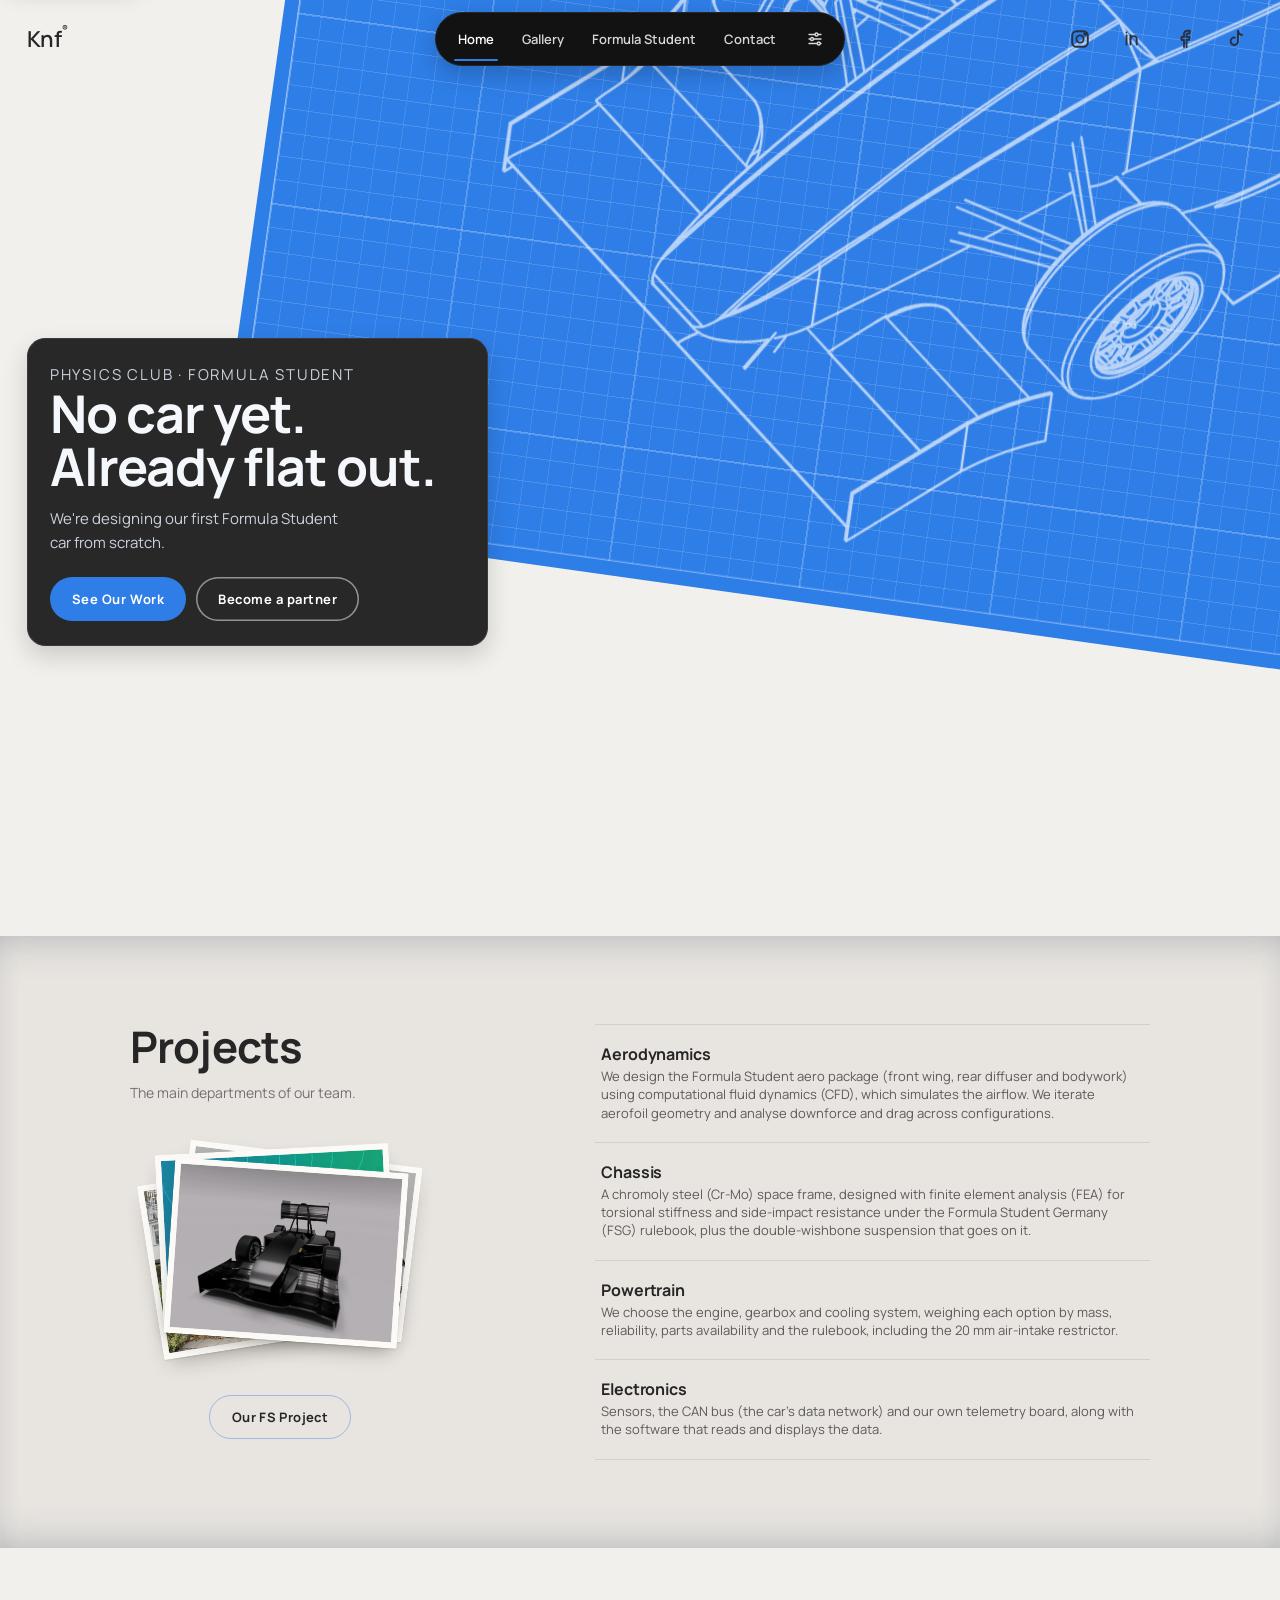
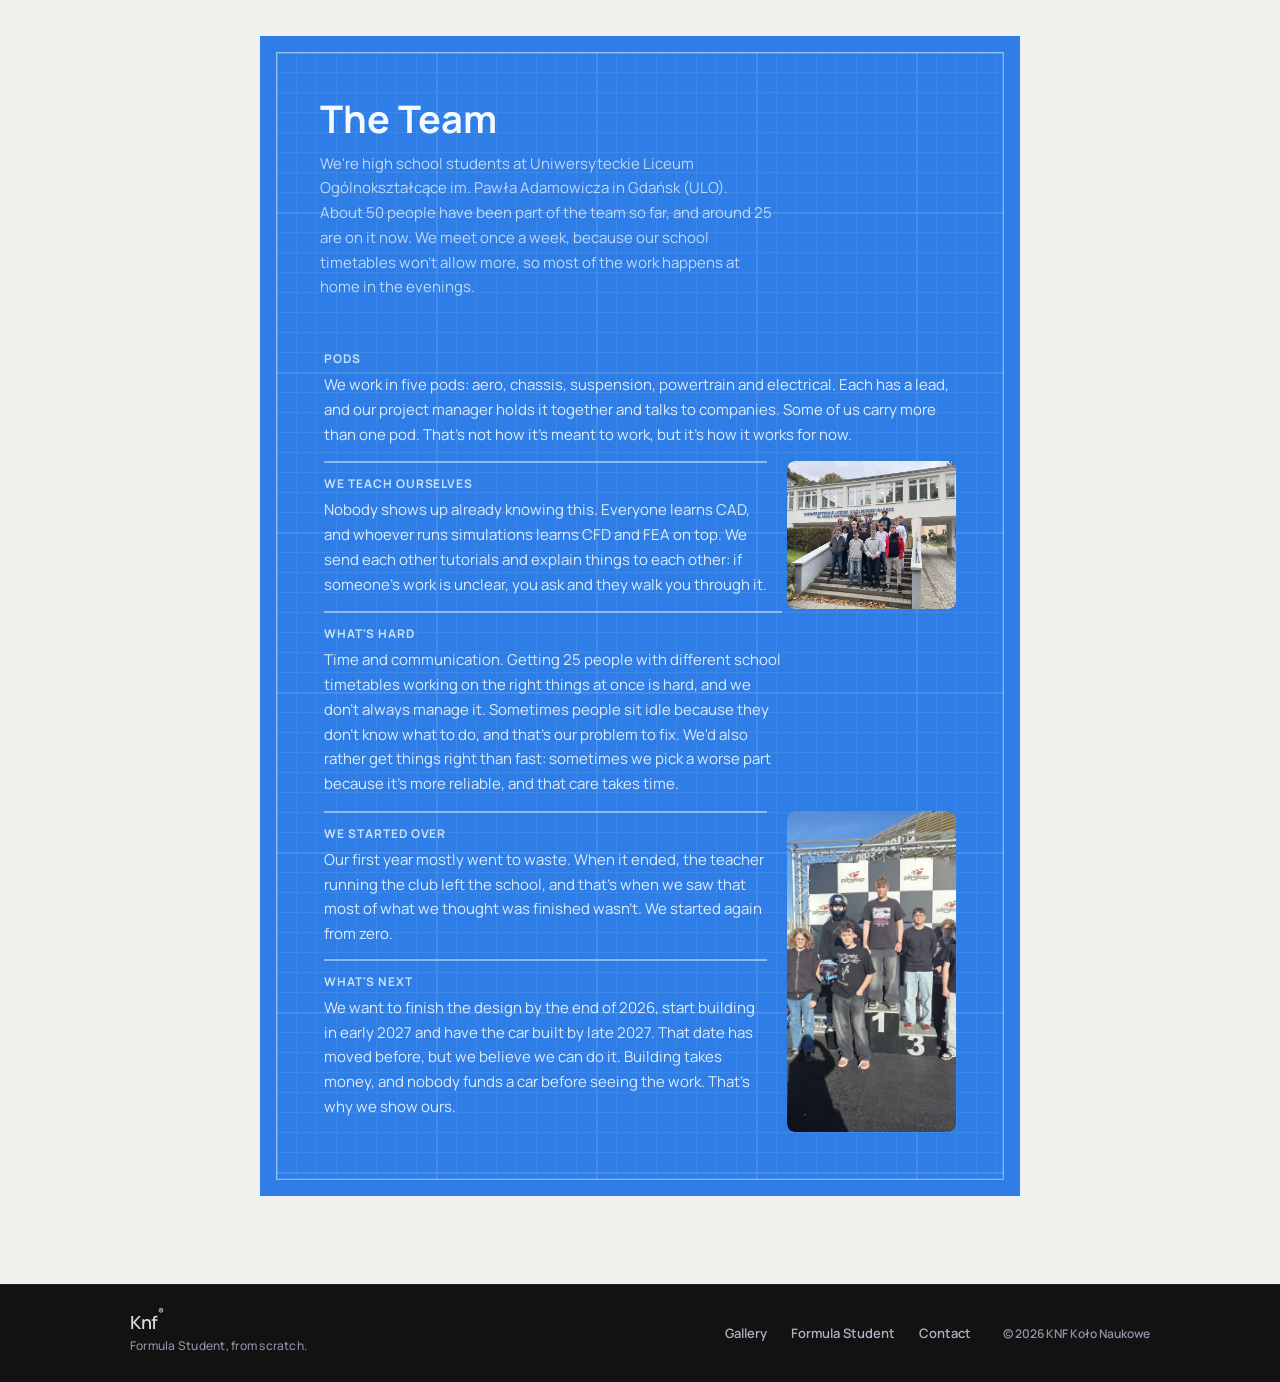
<file: src/index.html>
<!doctype html>
<html lang="en" data-theme="light">
<head>
  <meta charset="UTF-8" />
  <meta name="viewport" content="width=device-width, initial-scale=1.0" />
  <meta name="description" content="KNF Physics Club. We're designing our first Formula Student car from scratch." data-pl="KNF, Koło Naukowe Fizyków. Projektujemy nasz pierwszy bolid Formuły Student od zera." data-en="KNF Physics Club. We're designing our first Formula Student car from scratch." />
  <title data-pl="KNF | Formuła Student" data-en="KNF | Formula Student">KNF | Formula Student</title>
  <script>
    // Apply saved theme/language before first paint to avoid a flash
    (function () {
      try {
        var t = localStorage.getItem("knf-theme");
        if (t) document.documentElement.setAttribute("data-theme", t);
        var l = localStorage.getItem("knf-lang");
        if (l) document.documentElement.setAttribute("lang", l);
      } catch (e) { /* storage unavailable */ }
    })();
  </script>
  <meta name="theme-color" content="#f2f0ec">
  <link rel="icon" href="./favicon.ico" sizes="48x48">
  <link rel="icon" type="image/svg+xml" href="./favicon.svg">
  <link rel="apple-touch-icon" href="./apple-touch-icon.png">
  <link rel="preconnect" href="https://fonts.googleapis.com">
  <link rel="preconnect" href="https://fonts.gstatic.com" crossorigin>
  <link href="https://fonts.googleapis.com/css2?family=Manrope:wght@500;600;700&display=swap" rel="stylesheet">
  <link rel="stylesheet" href="./css/style.css" />

  <link rel="canonical" href="https://knf-ulo.github.io/index.html">
  <meta property="og:type" content="website">
  <meta property="og:site_name" content="KNF | Formula Student">
  <meta property="og:title" content="KNF | Formula Student">
  <meta property="og:description" content="KNF Physics Club. We're designing our first Formula Student car from scratch.">
  <meta property="og:url" content="https://knf-ulo.github.io/index.html">
  <meta property="og:image" content="https://knf-ulo.github.io/assets/og-home.jpg">
  <meta property="og:image:width" content="1200">
  <meta property="og:image:height" content="630">
  <meta property="og:locale" content="en_US">
  <meta property="og:locale:alternate" content="pl_PL">
  <meta name="twitter:card" content="summary_large_image">

  <script type="application/ld+json">
  {
    "@context": "https://schema.org",
    "@graph": [
      {
        "@type": "Organization",
        "@id": "https://knf-ulo.github.io/#organization",
        "name": "KNF Koło Naukowe Fizyków",
        "alternateName": "KNF Physics Club",
        "url": "https://knf-ulo.github.io/",
        "logo": "https://knf-ulo.github.io/favicon.svg",
        "email": "knf.pitstopfizyki@pozytywneinicjatywy.pl",
        "foundingDate": "2025",
        "location": {
          "@type": "Place",
          "name": "Uniwersyteckie Liceum Ogólnokształcące im. Pawła Adamowicza in Gdańsk (ULO)",
          "address": { "@type": "PostalAddress", "addressLocality": "Gdańsk", "addressCountry": "PL" }
        },
        "description": "A high school physics club at Uniwersyteckie Liceum Ogólnokształcące im. Pawła Adamowicza in Gdańsk (ULO) designing its first Formula Student car from scratch.",
        "knowsAbout": ["Formula Student", "Automotive aerodynamics", "Computational Fluid Dynamics", "Finite Element Analysis", "Chassis design", "Vehicle telemetry", "Materials testing"],
        "sameAs": ["https://www.instagram.com/knf_ulo"]
      },
      {
        "@type": "WebSite",
        "@id": "https://knf-ulo.github.io/#website",
        "url": "https://knf-ulo.github.io/",
        "name": "KNF | Formula Student",
        "inLanguage": ["en", "pl"],
        "publisher": { "@id": "https://knf-ulo.github.io/#organization" }
      },
      {
        "@type": "CreativeWork",
        "@id": "https://knf-ulo.github.io/#project-aerodynamics",
        "name": "Aerodynamics",
        "creator": { "@id": "https://knf-ulo.github.io/#organization" },
        "inLanguage": "en",
        "keywords": "CFD, front wing, rear diffuser, bodywork, downforce, drag",
        "description": "Formula Student aero package (front wing, rear diffuser and bodywork), developed and iterated with CFD simulation."
      },
      {
        "@type": "CreativeWork",
        "@id": "https://knf-ulo.github.io/#project-chassis",
        "name": "Chassis",
        "creator": { "@id": "https://knf-ulo.github.io/#organization" },
        "inLanguage": "en",
        "keywords": "Cr-Mo space frame, FEA, torsional stiffness, double-wishbone suspension",
        "description": "A Cr-Mo space frame designed with FEA for torsional stiffness and side-impact resistance per the FSG rulebook, plus double-wishbone suspension."
      },
      {
        "@type": "CreativeWork",
        "@id": "https://knf-ulo.github.io/#project-powertrain",
        "name": "Powertrain",
        "creator": { "@id": "https://knf-ulo.github.io/#organization" },
        "inLanguage": "en",
        "keywords": "engine, gearbox, cooling, air-intake restrictor",
        "description": "Engine, gearbox and cooling selection by mass, reliability, parts availability and the rulebook."
      },
      {
        "@type": "CreativeWork",
        "@id": "https://knf-ulo.github.io/#project-electronics",
        "name": "Electronics",
        "creator": { "@id": "https://knf-ulo.github.io/#organization" },
        "inLanguage": "en",
        "keywords": "sensors, CAN bus, telemetry",
        "description": "Sensors, the CAN bus and an in-house telemetry board, with software to read and display the data."
      }
    ]
  }
  </script>
</head>
<body>
  <a class="skip-link" href="#main-content" data-pl="Przejdź do treści" data-en="Skip to content">Skip to content</a>
  <header class="page-header">
    <nav class="top-nav" aria-label="Main navigation">
      <a class="brand" href="./index.html" aria-label="KNF home">Knf<sup>®</sup></a>

      <button class="menu-toggle" type="button" aria-expanded="false" aria-controls="nav-links" aria-label="Open menu">
        <svg viewBox="0 0 24 24" aria-hidden="true">
          <line class="mt-line mt-top" x1="4" y1="7" x2="20" y2="7"></line>
          <line class="mt-line mt-mid" x1="4" y1="12" x2="20" y2="12"></line>
          <line class="mt-line mt-bot" x1="4" y1="17" x2="20" y2="17"></line>
        </svg>
      </button>

      <div class="nav-shell" id="nav-links">
        <a href="#home" class="nav-link active" data-pl="Strona główna" data-en="Home">Home</a>
        <a href="./gallery.html" class="nav-link" data-pl="Galeria" data-en="Gallery">Gallery</a>
        <a href="./formula-student.html" class="nav-link" data-pl="Formuła Student" data-en="Formula Student">Formula Student</a>
        <a href="./contact.html" class="nav-link" data-pl="Kontakt" data-en="Contact">Contact</a>

        <div class="settings-wrap">
          <button class="settings-btn" type="button" aria-label="Settings" aria-expanded="false" aria-controls="settings-dropdown">
            <svg viewBox="0 0 24 24" aria-hidden="true">
              <path d="M12 6a2 2 0 1 0 4 0a2 2 0 1 0 -4 0"></path>
              <path d="M4 6l8 0"></path>
              <path d="M16 6l4 0"></path>
              <path d="M6 12a2 2 0 1 0 4 0a2 2 0 1 0 -4 0"></path>
              <path d="M4 12l2 0"></path>
              <path d="M10 12l10 0"></path>
              <path d="M15 18a2 2 0 1 0 4 0a2 2 0 1 0 -4 0"></path>
              <path d="M4 18l11 0"></path>
              <path d="M19 18l1 0"></path>
            </svg>
          </button>

          <div class="settings-dropdown" id="settings-dropdown" hidden>
            <div class="settings-row">
              <span class="settings-label">
                <svg class="settings-icon settings-icon--theme-light" viewBox="0 0 24 24" aria-hidden="true">
                  <path d="M9 12a3 3 0 1 0 6 0a3 3 0 1 0 -6 0"></path>
                  <path d="M12 5l0 .01"></path><path d="M17 7l0 .01"></path><path d="M19 12l0 .01"></path>
                  <path d="M17 17l0 .01"></path><path d="M12 19l0 .01"></path><path d="M7 17l0 .01"></path>
                  <path d="M5 12l0 .01"></path><path d="M7 7l0 .01"></path>
                </svg>
                <svg class="settings-icon settings-icon--theme-dark" viewBox="0 0 24 24" aria-hidden="true">
                  <path d="M12 3c.132 0 .263 0 .393 0a7.5 7.5 0 0 0 7.92 12.446a9 9 0 1 1 -8.313 -12.454l0 .008"></path>
                </svg>
                <span data-pl="Motyw" data-en="Theme">Theme</span>
              </span>
              <div class="settings-toggle">
                <button class="toggle-btn" type="button" data-theme-val="light" data-pl="Jasny" data-en="Light">Light</button>
                <button class="toggle-btn" type="button" data-theme-val="dark" data-pl="Ciemny" data-en="Dark">Dark</button>
              </div>
            </div>
            <div class="settings-row">
              <span class="settings-label">
                <svg class="settings-icon" viewBox="0 0 24 24" aria-hidden="true">
                  <path d="M9 6.371c0 4.418 -2.239 6.629 -5 6.629"></path>
                  <path d="M4 6.371h7"></path>
                  <path d="M5 9c0 2.144 2.252 3.908 6 4"></path>
                  <path d="M12 20l4 -9l4 9"></path>
                  <path d="M19.1 18h-6.2"></path>
                  <path d="M6.694 3l.793 .582"></path>
                </svg>
                <span data-pl="Język" data-en="Language">Language</span>
              </span>
              <div class="settings-toggle">
                <button class="toggle-btn" type="button" data-lang-val="pl">PL</button>
                <button class="toggle-btn" type="button" data-lang-val="en">EN</button>
              </div>
            </div>
          </div>
        </div>
      </div>

      <div class="socials" aria-label="Social media">
        <a href="https://www.instagram.com/knf_ulo" target="_blank" rel="noopener" aria-label="Instagram">
          <svg viewBox="0 0 24 24" aria-hidden="true">
            <rect x="4.2" y="4.2" width="15.6" height="15.6" rx="4.4" ry="4.4"></rect>
            <circle cx="12" cy="12" r="3.6"></circle>
            <circle cx="17.1" cy="6.9" r="1"></circle>
          </svg>
        </a>
        <a href="https://www.linkedin.com/in/koło-naukowe-fizyki-ulo-3ba034428/" target="_blank" rel="noopener" aria-label="LinkedIn">
          <svg viewBox="0 0 24 24" aria-hidden="true">
            <path d="M6.5 8.5v9"></path>
            <path d="M6.5 5.5v.01"></path>
            <path d="M10.5 17.5v-5.3a3.1 3.1 0 0 1 6.2 0v5.3"></path>
            <path d="M10.5 12.2v-3.7"></path>
          </svg>
        </a>
        <a href="https://www.facebook.com/people/Koło-Naukowe-Fizyki-PitStop/pfbid025soNmXHWgqFKHjNdLMpXkXGocdxpkXL1m9RW9q9LVNQuoQBKGzaAdmDuZAfFAgRDl/" target="_blank" rel="noopener" aria-label="Facebook">
          <svg viewBox="0 0 24 24" aria-hidden="true">
            <path d="M14.5 20v-7h2.5l.5 -3h-3v-1.7c0 -1 .3 -1.8 1.8 -1.8h1.4v-2.7a18 18 0 0 0 -2.1 -.1c-2.1 0 -3.6 1.3 -3.6 3.7V10H9.5v3h2.5v7"></path>
          </svg>
        </a>
        <a href="https://www.tiktok.com/@knf_ulo" target="_blank" rel="noopener" aria-label="TikTok">
          <svg viewBox="0 0 24 24" aria-hidden="true">
            <path d="M14 4v10.2a3.7 3.7 0 1 1 -3.1 -3.6"></path>
            <path d="M14 4c.5 2.4 2 3.8 4 4"></path>
          </svg>
        </a>
      </div>
    </nav>
  </header>

  <main id="main-content" tabindex="-1">
    <section class="hero-section" id="home">
      <div class="bg-angle" aria-hidden="true">
        <img class="hero-blueprint-sketch" src="./assets/drawing_bolide_iso_1_thick.svg" aria-hidden="true" alt="">
      </div>

      <div class="hero-content">
        <p class="hero-kicker" data-pl="Koło fizyków · Formuła Student" data-en="Physics club · Formula Student">Physics club · Formula Student</p>
        <h1 data-pl="Jeszcze bez bolidu. Już na pełnych obrotach." data-en="No car yet. Already flat out.">No car yet. Already flat out.</h1>
        <p data-pl="Projektujemy nasz pierwszy bolid Formuły Student od zera." data-en="We're designing our first Formula Student car from scratch.">We're designing our first Formula Student car from scratch.</p>
        <div class="hero-actions">
          <a href="#projects" class="hero-cta" data-pl="Poznaj projekty" data-en="See Our Work">See Our Work</a>
          <a href="./contact.html#write" class="hero-cta hero-cta--ghost" data-pl="Zostań partnerem" data-en="Become a partner">Become a partner</a>
        </div>
      </div>
    </section>

    <section class="projects-section" id="projects">
      <div class="projects-inner">
        <header class="projects-header">
          <h2 data-pl="Projekty" data-en="Projects">Projects</h2>
          <p data-pl="Główne działy naszego zespołu." data-en="The main departments of our team.">The main departments of our team.</p>
          <a class="photo-stack" href="./gallery.html">
            <span class="photo-stack-pile" aria-hidden="true">
              <img class="ps-1" src="./assets/team-school.webp" alt="" loading="lazy">
              <img class="ps-2" src="./assets/chasis-render-tubes.webp" alt="" loading="lazy">
              <img class="ps-3" src="./assets/aero-fwing-contour.webp" alt="" loading="lazy">
              <img class="ps-4" src="./assets/bolid-render-front34.webp" alt="" loading="lazy">
            </span>
            <span class="photo-stack-cta" data-pl="Zobacz galerię" data-en="Open the gallery">Open the gallery</span>
          </a>
          <div class="projects-links-group">
            <a href="./formula-student.html" class="projects-page-link projects-page-link--ghost" data-pl="Nasz projekt FS" data-en="Our FS Project">Our FS Project</a>
          </div>
        </header>

        <ol class="projects-list">
          <li class="project-entry">
            <span class="pe-title" data-pl="Aerodynamika" data-en="Aerodynamics">Aerodynamics</span>
            <span class="pe-desc" data-pl="Projektujemy pakiet aero bolidu Formuły Student (skrzydło przednie, dyfuzor tylny i elementy nadwozia) przy użyciu symulacji przepływu powietrza (CFD). Iteracyjnie dopracowujemy geometrię profili i analizujemy docisk i opór w różnych konfiguracjach." data-en="We design the Formula Student aero package (front wing, rear diffuser and bodywork) using computational fluid dynamics (CFD), which simulates the airflow. We iterate aerofoil geometry and analyse downforce and drag across configurations.">We design the Formula Student aero package (front wing, rear diffuser and bodywork) using computational fluid dynamics (CFD), which simulates the airflow. We iterate aerofoil geometry and analyse downforce and drag across configurations.</span>
          </li>
          <li class="project-entry">
            <span class="pe-title" data-pl="Podwozie" data-en="Chassis">Chassis</span>
            <span class="pe-desc" data-pl="Rama przestrzenna ze stali chromowo-molibdenowej (Cr-Mo), projektowana z użyciem analizy metodą elementów skończonych (MES) pod kątem sztywności skrętnej i odporności na zderzenie boczne zgodnie z regulaminem Formula Student Germany (FSG), oraz zawieszenie na podwójnych wahaczach." data-en="A chromoly steel (Cr-Mo) space frame, designed with finite element analysis (FEA) for torsional stiffness and side-impact resistance under the Formula Student Germany (FSG) rulebook, plus the double-wishbone suspension that goes on it.">A chromoly steel (Cr-Mo) space frame, designed with finite element analysis (FEA) for torsional stiffness and side-impact resistance under the Formula Student Germany (FSG) rulebook, plus the double-wishbone suspension that goes on it.</span>
          </li>
          <li class="project-entry">
            <span class="pe-title" data-pl="Napęd" data-en="Powertrain">Powertrain</span>
            <span class="pe-desc" data-pl="Dobieramy jednostkę napędową, skrzynię biegów i układ chłodzenia. Każdą opcję oceniamy pod kątem masy, niezawodności, dostępności części i regulaminu, w tym zwężki dolotowej 20 mm." data-en="We choose the engine, gearbox and cooling system, weighing each option by mass, reliability, parts availability and the rulebook, including the 20 mm air-intake restrictor.">We choose the engine, gearbox and cooling system, weighing each option by mass, reliability, parts availability and the rulebook, including the 20 mm air-intake restrictor.</span>
          </li>
          <li class="project-entry">
            <span class="pe-title" data-pl="Elektronika" data-en="Electronics">Electronics</span>
            <span class="pe-desc" data-pl="Czujniki, magistrala CAN (sieć danych w bolidzie) i własna płytka telemetrii, a do tego oprogramowanie, które odczytuje i pokazuje dane." data-en="Sensors, the CAN bus (the car's data network) and our own telemetry board, along with the software that reads and displays the data.">Sensors, the CAN bus (the car's data network) and our own telemetry board, along with the software that reads and displays the data.</span>
          </li>
        </ol>
      </div>
    </section>

    <section class="about-section" id="about">
      <div class="team-blueprint" aria-label="Team manifesto">
        <h2 data-pl="Nasz zespół" data-en="The Team">The Team</h2>
        <p class="team-mission" data-pl="Jesteśmy uczniami Uniwersyteckiego Liceum Ogólnokształcącego im. Pawła Adamowicza w Gdańsku (ULO). Przez zespół przeszło już około 50 osób, a teraz jest nas około 25. Spotykamy się raz w tygodniu, bo na więcej nie pozwalają nam plany lekcji, więc większość pracy robimy wieczorami w domu." data-en="We're high school students at Uniwersyteckie Liceum Ogólnokształcące im. Pawła Adamowicza in Gdańsk (ULO). About 50 people have been part of the team so far, and around 25 are on it now. We meet once a week, because our school timetables won't allow more, so most of the work happens at home in the evenings.">We're high school students at Uniwersyteckie Liceum Ogólnokształcące im. Pawła Adamowicza in Gdańsk (ULO). About 50 people have been part of the team so far, and around 25 are on it now. We meet once a week, because our school timetables won't allow more, so most of the work happens at home in the evenings.</p>

        <div class="team-list">
          <article class="team-row no-photo">
            <div class="team-text">
              <h3><span data-pl="Pody" data-en="Pods">Pods</span></h3>
              <p data-pl="Pracujemy w pięciu podach: aerodynamika, podwozie, zawieszenie, napęd i elektryka. Każdy ma swojego lidera, a project manager spina całość i rozmawia z firmami. Niektórzy z nas ciągną więcej niż jeden pod. Nie tak to miało wyglądać, ale na razie tak jest." data-en="We work in five pods: aero, chassis, suspension, powertrain and electrical. Each has a lead, and our project manager holds it together and talks to companies. Some of us carry more than one pod. That's not how it's meant to work, but it's how it works for now.">We work in five pods: aero, chassis, suspension, powertrain and electrical. Each has a lead, and our project manager holds it together and talks to companies. Some of us carry more than one pod. That's not how it's meant to work, but it's how it works for now.</p>
            </div>
          </article>

          <article class="team-row">
            <div class="team-text">
              <h3><span data-pl="Uczymy się sami" data-en="We teach ourselves">We teach ourselves</span></h3>
              <p data-pl="Nikt nie przychodzi tu z gotową wiedzą. Każdy uczy się CAD-u, a kto robi symulacje, uczy się jeszcze CFD i MES. Wysyłamy sobie tutoriale i tłumaczymy sobie nawzajem: jeśli czyjaś praca jest niejasna, można zapytać, a autor ją wyjaśni." data-en="Nobody shows up already knowing this. Everyone learns CAD, and whoever runs simulations learns CFD and FEA on top. We send each other tutorials and explain things to each other: if someone's work is unclear, you ask and they walk you through it.">Nobody shows up already knowing this. Everyone learns CAD, and whoever runs simulations learns CFD and FEA on top. We send each other tutorials and explain things to each other: if someone's work is unclear, you ask and they walk you through it.</p>
            </div>
            <div class="team-shot">
              <img src="./assets/team-school.webp" alt="Zespół KNF w szkole" loading="lazy">
            </div>
          </article>

          <article class="team-row no-photo team-row-03">
            <div class="team-text">
              <h3><span data-pl="Co jest trudne" data-en="What's hard">What's hard</span></h3>
              <p data-pl="Czas i komunikacja. Trudno sprawić, żeby 25 osób z różnymi planami lekcji pracowało naraz nad właściwymi rzeczami, i nie zawsze nam się to udaje. Zdarza się, że ktoś nic nie robi, bo nie wie, co robić, i to nasz problem do rozwiązania. Wolimy też zrobić coś dobrze niż szybko: czasem wybieramy gorszą, ale bardziej niezawodną część, a ta dokładność kosztuje czas." data-en="Time and communication. Getting 25 people with different school timetables working on the right things at once is hard, and we don't always manage it. Sometimes people sit idle because they don't know what to do, and that's our problem to fix. We'd also rather get things right than fast: sometimes we pick a worse part because it's more reliable, and that care takes time.">Time and communication. Getting 25 people with different school timetables working on the right things at once is hard, and we don't always manage it. Sometimes people sit idle because they don't know what to do, and that's our problem to fix. We'd also rather get things right than fast: sometimes we pick a worse part because it's more reliable, and that care takes time.</p>
            </div>
          </article>

          <article class="team-row team-row--paired">
            <div class="team-pair-texts">
                <div class="team-text">
                  <h3><span data-pl="Zaczęliśmy od nowa" data-en="We started over">We started over</span></h3>
                  <p data-pl="Pierwszy rok w dużej mierze przepadł. Po jego zakończeniu nauczycielka prowadząca koło odeszła ze szkoły i wtedy zobaczyliśmy, że większość tego, co uważaliśmy za gotowe, wcale gotowa nie była. Zaczęliśmy od zera." data-en="Our first year mostly went to waste. When it ended, the teacher running the club left the school, and that's when we saw that most of what we thought was finished wasn't. We started again from zero.">Our first year mostly went to waste. When it ended, the teacher running the club left the school, and that's when we saw that most of what we thought was finished wasn't. We started again from zero.</p>
                </div>
                <div class="team-text">
                  <h3><span data-pl="Co dalej" data-en="What's next">What's next</span></h3>
                  <p data-pl="Chcemy skończyć projekt do końca 2026 roku, na początku 2027 zacząć budowę i mieć gotowy bolid pod koniec 2027. Ten termin już się przesuwał, ale wierzymy, że się uda. Do budowy potrzebujemy pieniędzy, a nikt nie sfinansuje bolidu, zanim nie zobaczy pracy. Dlatego pokazujemy naszą." data-en="We want to finish the design by the end of 2026, start building in early 2027 and have the car built by late 2027. That date has moved before, but we believe we can do it. Building takes money, and nobody funds a car before seeing the work. That's why we show ours.">We want to finish the design by the end of 2026, start building in early 2027 and have the car built by late 2027. That date has moved before, but we believe we can do it. Building takes money, and nobody funds a car before seeing the work. That's why we show ours.</p>
                </div>
            </div>
            <div class="team-shot">
              <img src="./assets/team-karting.webp" alt="Zespół KNF na torze kartingowym" loading="lazy">
            </div>
          </article>
        </div>
      </div>
    </section>
  </main>

  <footer class="site-footer">
    <div class="footer-inner">
      <div class="footer-brand-col">
        <a class="brand footer-brand" href="./index.html" aria-label="KNF home">Knf<sup>®</sup></a>
        <p class="footer-tagline" data-pl="Formuła Student od podstaw." data-en="Formula Student, from scratch.">Formula Student, from scratch.</p>
      </div>
      <nav class="footer-nav" aria-label="Footer navigation">
        <a href="./gallery.html" data-pl="Galeria" data-en="Gallery">Gallery</a>
        <a href="./formula-student.html" data-pl="Formuła Student" data-en="Formula Student">Formula Student</a>
        <a href="./contact.html" data-pl="Kontakt" data-en="Contact">Contact</a>
      </nav>
      <p class="footer-copy">© 2026 KNF Koło Naukowe</p>
    </div>
  </footer>

  <script src="./js/main.js"></script>
</body>
</html>
</file>
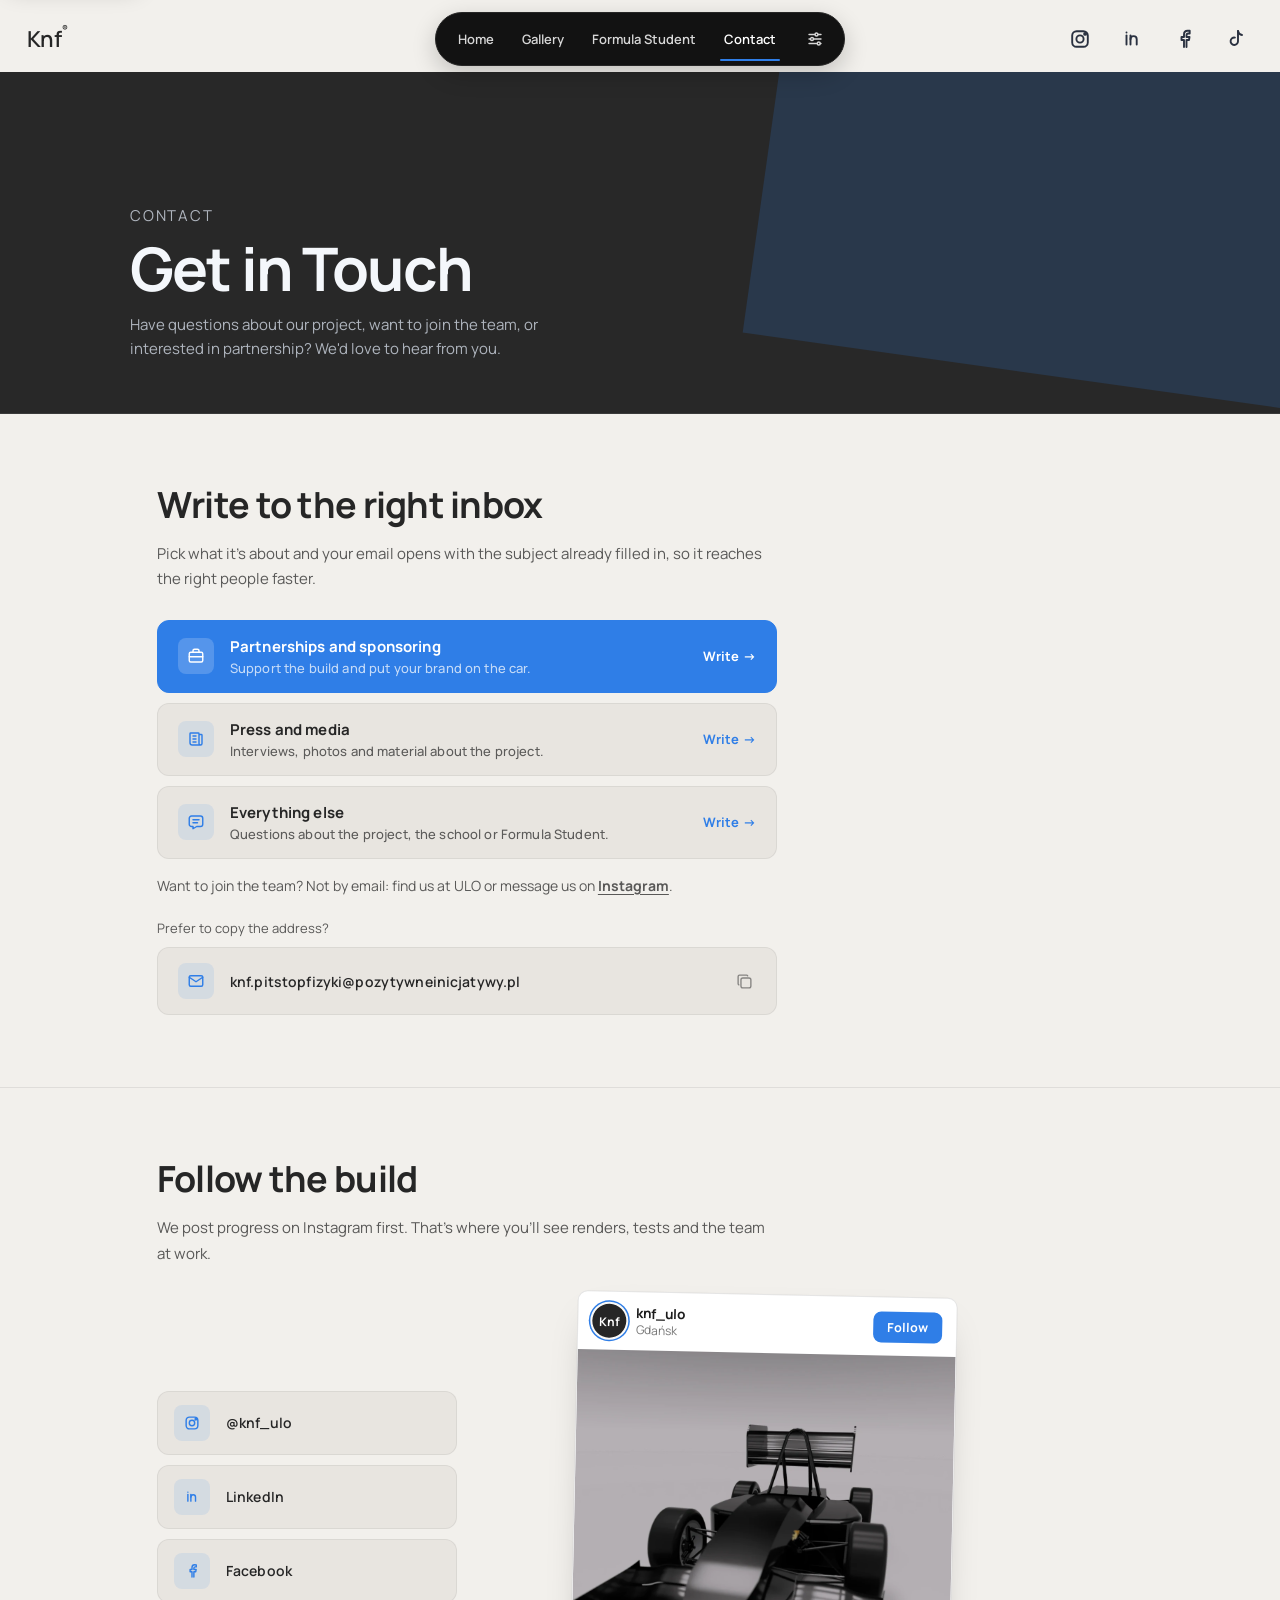
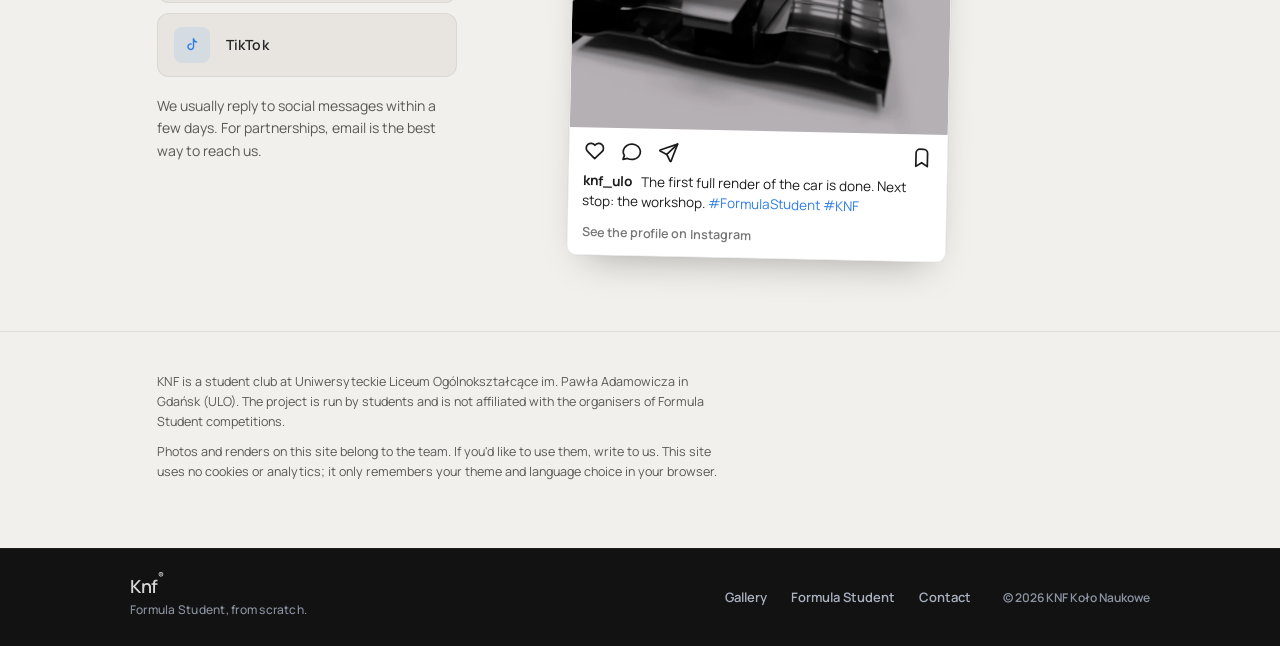
<file: src/contact.html>
<!doctype html>
<html lang="en" data-theme="light">
<head>
  <meta charset="UTF-8" />
  <meta name="viewport" content="width=device-width, initial-scale=1.0" />
  <meta name="description" content="Contact KNF to join the team or become a partner of our Formula Student project." data-pl="Skontaktuj się z KNF: dołącz do zespołu lub zostań partnerem projektu Formuły Student." data-en="Contact KNF to join the team or become a partner of our Formula Student project." />
  <title data-pl="Kontakt | KNF" data-en="Contact | KNF">Contact | KNF</title>
  <script>
    // Apply saved theme/language before first paint to avoid a flash
    (function () {
      try {
        var t = localStorage.getItem("knf-theme");
        if (t) document.documentElement.setAttribute("data-theme", t);
        var l = localStorage.getItem("knf-lang");
        if (l) document.documentElement.setAttribute("lang", l);
      } catch (e) { /* storage unavailable */ }
    })();
  </script>
  <meta name="theme-color" content="#f2f0ec">
  <link rel="icon" href="./favicon.ico" sizes="48x48">
  <link rel="icon" type="image/svg+xml" href="./favicon.svg">
  <link rel="apple-touch-icon" href="./apple-touch-icon.png">
  <link rel="preconnect" href="https://fonts.googleapis.com">
  <link rel="preconnect" href="https://fonts.gstatic.com" crossorigin>
  <link href="https://fonts.googleapis.com/css2?family=Manrope:wght@500;600;700&display=swap" rel="stylesheet">
  <link rel="stylesheet" href="./css/style.css" />

  <link rel="canonical" href="https://knf-ulo.github.io/contact.html">
  <meta property="og:type" content="website">
  <meta property="og:site_name" content="KNF | Formula Student">
  <meta property="og:title" content="Contact | KNF">
  <meta property="og:description" content="Contact KNF to join the team or become a partner of our Formula Student project.">
  <meta property="og:url" content="https://knf-ulo.github.io/contact.html">
  <meta property="og:image" content="https://knf-ulo.github.io/assets/og-contact.jpg">
  <meta property="og:image:width" content="1200">
  <meta property="og:image:height" content="630">
  <meta property="og:locale" content="en_US">
  <meta property="og:locale:alternate" content="pl_PL">
  <meta name="twitter:card" content="summary_large_image">

  <script type="application/ld+json">
  {
    "@context": "https://schema.org",
    "@type": "Organization",
    "@id": "https://knf-ulo.github.io/#organization",
    "name": "KNF Koło Naukowe Fizyków",
    "alternateName": "KNF Physics Club",
    "url": "https://knf-ulo.github.io/",
    "logo": "https://knf-ulo.github.io/favicon.svg",
    "email": "knf.pitstopfizyki@pozytywneinicjatywy.pl",
    "sameAs": ["https://www.instagram.com/knf_ulo"],
    "contactPoint": [
      {
        "@type": "ContactPoint",
        "email": "knf.pitstopfizyki@pozytywneinicjatywy.pl",
        "contactType": "recruitment",
        "availableLanguage": ["Polish", "English"]
      },
      {
        "@type": "ContactPoint",
        "email": "knf.pitstopfizyki@pozytywneinicjatywy.pl",
        "contactType": "sponsorship",
        "availableLanguage": ["Polish", "English"]
      }
    ]
  }
  </script>
</head>
<body>
  <a class="skip-link" href="#main-content" data-pl="Przejdź do treści" data-en="Skip to content">Skip to content</a>
  <header class="page-header">
    <nav class="top-nav" aria-label="Main navigation">
      <a class="brand" href="./index.html" aria-label="KNF home">Knf<sup>®</sup></a>

      <button class="menu-toggle" type="button" aria-expanded="false" aria-controls="nav-links" aria-label="Open menu">
        <svg viewBox="0 0 24 24" aria-hidden="true">
          <line class="mt-line mt-top" x1="4" y1="7" x2="20" y2="7"></line>
          <line class="mt-line mt-mid" x1="4" y1="12" x2="20" y2="12"></line>
          <line class="mt-line mt-bot" x1="4" y1="17" x2="20" y2="17"></line>
        </svg>
      </button>

      <div class="nav-shell" id="nav-links">
        <a href="./index.html" class="nav-link" data-pl="Strona główna" data-en="Home">Home</a>
        <a href="./gallery.html" class="nav-link" data-pl="Galeria" data-en="Gallery">Gallery</a>
        <a href="./formula-student.html" class="nav-link" data-pl="Formuła Student" data-en="Formula Student">Formula Student</a>
        <a href="./contact.html" class="nav-link active" data-pl="Kontakt" data-en="Contact">Contact</a>

        <div class="settings-wrap">
          <button class="settings-btn" type="button" aria-label="Settings" aria-expanded="false" aria-controls="settings-dropdown">
            <svg viewBox="0 0 24 24" aria-hidden="true">
              <path d="M12 6a2 2 0 1 0 4 0a2 2 0 1 0 -4 0"></path>
              <path d="M4 6l8 0"></path>
              <path d="M16 6l4 0"></path>
              <path d="M6 12a2 2 0 1 0 4 0a2 2 0 1 0 -4 0"></path>
              <path d="M4 12l2 0"></path>
              <path d="M10 12l10 0"></path>
              <path d="M15 18a2 2 0 1 0 4 0a2 2 0 1 0 -4 0"></path>
              <path d="M4 18l11 0"></path>
              <path d="M19 18l1 0"></path>
            </svg>
          </button>

          <div class="settings-dropdown" id="settings-dropdown" hidden>
            <div class="settings-row">
              <span class="settings-label">
                <svg class="settings-icon settings-icon--theme-light" viewBox="0 0 24 24" aria-hidden="true">
                  <path d="M9 12a3 3 0 1 0 6 0a3 3 0 1 0 -6 0"></path>
                  <path d="M12 5l0 .01"></path><path d="M17 7l0 .01"></path><path d="M19 12l0 .01"></path>
                  <path d="M17 17l0 .01"></path><path d="M12 19l0 .01"></path><path d="M7 17l0 .01"></path>
                  <path d="M5 12l0 .01"></path><path d="M7 7l0 .01"></path>
                </svg>
                <svg class="settings-icon settings-icon--theme-dark" viewBox="0 0 24 24" aria-hidden="true">
                  <path d="M12 3c.132 0 .263 0 .393 0a7.5 7.5 0 0 0 7.92 12.446a9 9 0 1 1 -8.313 -12.454l0 .008"></path>
                </svg>
                <span data-pl="Motyw" data-en="Theme">Theme</span>
              </span>
              <div class="settings-toggle">
                <button class="toggle-btn" type="button" data-theme-val="light" data-pl="Jasny" data-en="Light">Light</button>
                <button class="toggle-btn" type="button" data-theme-val="dark" data-pl="Ciemny" data-en="Dark">Dark</button>
              </div>
            </div>
            <div class="settings-row">
              <span class="settings-label">
                <svg class="settings-icon" viewBox="0 0 24 24" aria-hidden="true">
                  <path d="M9 6.371c0 4.418 -2.239 6.629 -5 6.629"></path>
                  <path d="M4 6.371h7"></path>
                  <path d="M5 9c0 2.144 2.252 3.908 6 4"></path>
                  <path d="M12 20l4 -9l4 9"></path>
                  <path d="M19.1 18h-6.2"></path>
                  <path d="M6.694 3l.793 .582"></path>
                </svg>
                <span data-pl="Język" data-en="Language">Language</span>
              </span>
              <div class="settings-toggle">
                <button class="toggle-btn" type="button" data-lang-val="pl">PL</button>
                <button class="toggle-btn" type="button" data-lang-val="en">EN</button>
              </div>
            </div>
          </div>
        </div>
      </div>

      <div class="socials" aria-label="Social media">
        <a href="https://www.instagram.com/knf_ulo" target="_blank" rel="noopener" aria-label="Instagram">
          <svg viewBox="0 0 24 24" aria-hidden="true">
            <rect x="4.2" y="4.2" width="15.6" height="15.6" rx="4.4" ry="4.4"></rect>
            <circle cx="12" cy="12" r="3.6"></circle>
            <circle cx="17.1" cy="6.9" r="1"></circle>
          </svg>
        </a>
        <a href="https://www.linkedin.com/in/koło-naukowe-fizyki-ulo-3ba034428/" target="_blank" rel="noopener" aria-label="LinkedIn">
          <svg viewBox="0 0 24 24" aria-hidden="true"><path d="M6.5 8.5v9"></path><path d="M6.5 5.5v.01"></path><path d="M10.5 17.5v-5.3a3.1 3.1 0 0 1 6.2 0v5.3"></path><path d="M10.5 12.2v-3.7"></path></svg>
        </a>
        <a href="https://www.facebook.com/people/Koło-Naukowe-Fizyki-PitStop/pfbid025soNmXHWgqFKHjNdLMpXkXGocdxpkXL1m9RW9q9LVNQuoQBKGzaAdmDuZAfFAgRDl/" target="_blank" rel="noopener" aria-label="Facebook">
          <svg viewBox="0 0 24 24" aria-hidden="true"><path d="M14.5 20v-7h2.5l.5 -3h-3v-1.7c0 -1 .3 -1.8 1.8 -1.8h1.4v-2.7a18 18 0 0 0 -2.1 -.1c-2.1 0 -3.6 1.3 -3.6 3.7V10H9.5v3h2.5v7"></path></svg>
        </a>
        <a href="https://www.tiktok.com/@knf_ulo" target="_blank" rel="noopener" aria-label="TikTok">
          <svg viewBox="0 0 24 24" aria-hidden="true"><path d="M14 4v10.2a3.7 3.7 0 1 1 -3.1 -3.6"></path><path d="M14 4c.5 2.4 2 3.8 4 4"></path></svg>
        </a>
      </div>
    </nav>
  </header>

  <main id="main-content" tabindex="-1">
    <section class="subpage-hero">
      <div class="subpage-hero-inner">
        <p class="hero-kicker" data-pl="Kontakt" data-en="Contact">Contact</p>
        <h1 data-pl="Skontaktuj się z nami" data-en="Get in Touch">Get in Touch</h1>
        <p data-pl="Masz pytania o nasz projekt, chcesz dołączyć do zespołu lub zostać partnerem? Chętnie odpiszemy." data-en="Have questions about our project, want to join the team, or interested in partnership? We'd love to hear from you.">Have questions about our project, want to join the team, or interested in partnership? We'd love to hear from you.</p>
      </div>
    </section>

    <section class="fs-section" id="write">
      <h2 data-pl="Napisz tam, gdzie trzeba" data-en="Write to the right inbox">Write to the right inbox</h2>
      <p data-pl="Wybierz temat, a wiadomość otworzy się z gotowym tytułem. Dzięki temu szybciej trafi do właściwych osób." data-en="Pick what it's about and your email opens with the subject already filled in, so it reaches the right people faster.">Pick what it's about and your email opens with the subject already filled in, so it reaches the right people faster.</p>

      <!-- TODO: add named team contacts (team lead, partnerships lead) once the team shares them -->
      <div class="contact-links contact-inboxes">
        <a class="contact-link contact-link--primary" href="mailto:knf.pitstopfizyki@pozytywneinicjatywy.pl?subject=Partnerstwo%20%7C%20Partnership">
          <span class="contact-link-icon"><svg viewBox="0 0 24 24" aria-hidden="true"><path d="M3 9a2 2 0 0 1 2 -2h14a2 2 0 0 1 2 2v9a2 2 0 0 1 -2 2h-14a2 2 0 0 1 -2 -2l0 -9"></path><path d="M8 7v-2a2 2 0 0 1 2 -2h4a2 2 0 0 1 2 2v2"></path><path d="M3 13h18"></path></svg></span>
          <span class="contact-link-text">
            <strong data-pl="Partnerstwo i sponsoring" data-en="Partnerships and sponsoring">Partnerships and sponsoring</strong>
            <span data-pl="Wesprzyj budowę i umieść swoją markę na bolidzie." data-en="Support the build and put your brand on the car.">Support the build and put your brand on the car.</span>
          </span>
          <span class="contact-link-go" aria-hidden="true" data-pl="Napisz" data-en="Write">Write</span>
        </a>
        <a class="contact-link" href="mailto:knf.pitstopfizyki@pozytywneinicjatywy.pl?subject=Media%20%7C%20Press">
          <span class="contact-link-icon"><svg viewBox="0 0 24 24" aria-hidden="true"><path d="M16 6h3a1 1 0 0 1 1 1v11a2 2 0 0 1 -4 0v-13a1 1 0 0 0 -1 -1h-10a1 1 0 0 0 -1 1v12a3 3 0 0 0 3 3h11"></path><path d="M8 8h4"></path><path d="M8 12h4"></path><path d="M8 16h4"></path></svg></span>
          <span class="contact-link-text">
            <strong data-pl="Media i prasa" data-en="Press and media">Press and media</strong>
            <span data-pl="Wywiady, zdjęcia i materiały o projekcie." data-en="Interviews, photos and material about the project.">Interviews, photos and material about the project.</span>
          </span>
          <span class="contact-link-go" aria-hidden="true" data-pl="Napisz" data-en="Write">Write</span>
        </a>
        <a class="contact-link" href="mailto:knf.pitstopfizyki@pozytywneinicjatywy.pl?subject=Pytanie%20%7C%20Question">
          <span class="contact-link-icon"><svg viewBox="0 0 24 24" aria-hidden="true"><path d="M8 9h8"></path><path d="M8 13h6"></path><path d="M18 4a3 3 0 0 1 3 3v8a3 3 0 0 1 -3 3h-5l-5 3v-3h-2a3 3 0 0 1 -3 -3v-8a3 3 0 0 1 3 -3h12"></path></svg></span>
          <span class="contact-link-text">
            <strong data-pl="Wszystko inne" data-en="Everything else">Everything else</strong>
            <span data-pl="Pytania o projekt, szkołę albo Formułę Student." data-en="Questions about the project, the school or Formula Student.">Questions about the project, the school or Formula Student.</span>
          </span>
          <span class="contact-link-go" aria-hidden="true" data-pl="Napisz" data-en="Write">Write</span>
        </a>
      </div>

      <p class="contact-join"><span data-pl="Chcesz dołączyć do zespołu? To nie przez e-mail: złap nas w ULO albo napisz do nas na" data-en="Want to join the team? Not by email: find us at ULO or message us on">Want to join the team? Not by email: find us at ULO or message us on</span> <a href="https://www.instagram.com/knf_ulo" target="_blank" rel="noopener">Instagram</a>.</p>

      <div class="contact-copy-row">
        <p data-pl="Wolisz skopiować adres?" data-en="Prefer to copy the address?">Prefer to copy the address?</p>
        <button type="button" class="contact-link contact-copy" data-copy-email="knf.pitstopfizyki@pozytywneinicjatywy.pl" aria-label="Copy email address to clipboard">
          <span class="contact-link-icon">
            <svg viewBox="0 0 24 24" aria-hidden="true">
              <path d="M3 7a2 2 0 0 1 2 -2h14a2 2 0 0 1 2 2v10a2 2 0 0 1 -2 2h-14a2 2 0 0 1 -2 -2v-10"></path>
              <path d="M3 7l9 6l9 -6"></path>
            </svg>
          </span>
          <span class="contact-copy-email">knf.pitstopfizyki@pozytywneinicjatywy.pl</span>
          <span class="contact-copy-hint" aria-hidden="true">
            <svg viewBox="0 0 24 24">
              <path d="M7 9.667a2.667 2.667 0 0 1 2.667 -2.667h8.666a2.667 2.667 0 0 1 2.667 2.667v8.666a2.667 2.667 0 0 1 -2.667 2.667h-8.666a2.667 2.667 0 0 1 -2.667 -2.667l0 -8.666"></path>
              <path d="M4.012 16.737a2.005 2.005 0 0 1 -1.012 -1.737v-10c0 -1.1 .9 -2 2 -2h10c.75 0 1.158 .385 1.5 1"></path>
            </svg>
          </span>
          <span class="copy-feedback" role="status" aria-live="polite"></span>
        </button>
      </div>
    </section>

    <hr class="fs-divider">

    <section class="fs-section">
      <h2 data-pl="Śledź budowę" data-en="Follow the build">Follow the build</h2>
      <p data-pl="Postępy wrzucamy najpierw na Instagram. Tam zobaczysz rendery, testy i zespół przy pracy." data-en="We post progress on Instagram first. That's where you'll see renders, tests and the team at work.">We post progress on Instagram first. That's where you'll see renders, tests and the team at work.</p>

      <div class="contact-follow">
        <div>
          <div class="contact-socials">
        <a href="https://www.instagram.com/knf_ulo" target="_blank" rel="noopener" class="contact-link" aria-label="Instagram">
          <span class="contact-link-icon">
            <svg viewBox="0 0 24 24" aria-hidden="true">
              <rect x="4.2" y="4.2" width="15.6" height="15.6" rx="4.4" ry="4.4"></rect>
              <circle cx="12" cy="12" r="3.6"></circle>
              <circle cx="17.1" cy="6.9" r="1"></circle>
            </svg>
          </span>
          <span>@knf_ulo</span>
        </a>
        <a href="https://www.linkedin.com/in/koło-naukowe-fizyki-ulo-3ba034428/" target="_blank" rel="noopener" class="contact-link" aria-label="LinkedIn">
          <span class="contact-link-icon"><svg viewBox="0 0 24 24" aria-hidden="true"><path d="M6.5 8.5v9"></path><path d="M6.5 5.5v.01"></path><path d="M10.5 17.5v-5.3a3.1 3.1 0 0 1 6.2 0v5.3"></path><path d="M10.5 12.2v-3.7"></path></svg></span>
          <span>LinkedIn</span>
        </a>
        <a href="https://www.facebook.com/people/Koło-Naukowe-Fizyki-PitStop/pfbid025soNmXHWgqFKHjNdLMpXkXGocdxpkXL1m9RW9q9LVNQuoQBKGzaAdmDuZAfFAgRDl/" target="_blank" rel="noopener" class="contact-link" aria-label="Facebook">
          <span class="contact-link-icon"><svg viewBox="0 0 24 24" aria-hidden="true"><path d="M14.5 20v-7h2.5l.5 -3h-3v-1.7c0 -1 .3 -1.8 1.8 -1.8h1.4v-2.7a18 18 0 0 0 -2.1 -.1c-2.1 0 -3.6 1.3 -3.6 3.7V10H9.5v3h2.5v7"></path></svg></span>
          <span>Facebook</span>
        </a>
        <a href="https://www.tiktok.com/@knf_ulo" target="_blank" rel="noopener" class="contact-link" aria-label="TikTok">
          <span class="contact-link-icon"><svg viewBox="0 0 24 24" aria-hidden="true"><path d="M14 4v10.2a3.7 3.7 0 1 1 -3.1 -3.6"></path><path d="M14 4c.5 2.4 2 3.8 4 4"></path></svg></span>
          <span>TikTok</span>
        </a>
          </div>
          <p class="contact-note" data-pl="Na wiadomości w mediach społecznościowych odpowiadamy zwykle w ciągu kilku dni. W sprawach partnerstwa najlepiej napisać e-mail." data-en="We usually reply to social messages within a few days. For partnerships, email is the best way to reach us.">We usually reply to social messages within a few days. For partnerships, email is the best way to reach us.</p>
        </div>

        <!-- Our own post drawn in the site's style; not an Instagram embed -->
        <article class="ig-post" aria-label="Instagram post from knf_ulo">
          <header class="ig-head">
            <span class="ig-avatar" aria-hidden="true">Knf</span>
            <span class="ig-user">
              <strong>knf_ulo</strong>
              <span>Gdańsk</span>
            </span>
            <a class="ig-follow" href="https://www.instagram.com/knf_ulo" target="_blank" rel="noopener" data-pl="Obserwuj" data-en="Follow">Follow</a>
          </header>
          <img class="ig-img" src="./assets/bolid-render-front34.webp" alt="Render of the KNF car from the front three-quarter angle" loading="lazy">
          <div class="ig-actions" aria-hidden="true">
            <svg viewBox="0 0 24 24"><path d="M19.5 12.572l-7.5 7.428l-7.5 -7.428a5 5 0 1 1 7.5 -6.566a5 5 0 1 1 7.5 6.572"></path></svg>
            <svg viewBox="0 0 24 24"><path d="M3 20l1.3 -3.9c-2.324 -3.437 -1.426 -7.872 2.1 -10.374c3.526 -2.501 8.59 -2.296 11.845 .48c3.255 2.777 3.695 7.266 1.029 10.501c-2.666 3.235 -7.615 4.215 -11.574 2.293l-4.7 1"></path></svg>
            <svg viewBox="0 0 24 24"><path d="M10 14l11 -11"></path><path d="M21 3l-6.5 18a.55 .55 0 0 1 -1 0l-3.5 -7l-7 -3.5a.55 .55 0 0 1 0 -1l18 -6.5"></path></svg>
            <svg class="ig-save" viewBox="0 0 24 24"><path d="M18 7v14l-6 -4l-6 4v-14a4 4 0 0 1 4 -4h4a4 4 0 0 1 4 4"></path></svg>
          </div>
          <p class="ig-caption">
            <strong>knf_ulo</strong>
            <span data-pl="Pierwszy pełny render bolidu gotowy. Następny przystanek: warsztat." data-en="The first full render of the car is done. Next stop: the workshop.">The first full render of the car is done. Next stop: the workshop.</span>
            <span class="ig-tags">#FormulaStudent #KNF</span>
          </p>
          <a class="ig-link" href="https://www.instagram.com/knf_ulo" target="_blank" rel="noopener" data-pl="Zobacz profil na Instagramie" data-en="See the profile on Instagram">See the profile on Instagram</a>
        </article>
      </div>
    </section>

    <hr class="fs-divider">

    <section class="fs-section contact-legal" aria-label="About this site">
      <p data-pl="KNF to szkolne koło naukowe Uniwersyteckiego Liceum Ogólnokształcącego im. Pawła Adamowicza w Gdańsku (ULO). Projekt prowadzą uczniowie i nie jest on związany z organizatorami zawodów Formuła Student." data-en="KNF is a student club at Uniwersyteckie Liceum Ogólnokształcące im. Pawła Adamowicza in Gdańsk (ULO). The project is run by students and is not affiliated with the organisers of Formula Student competitions.">KNF is a student club at Uniwersyteckie Liceum Ogólnokształcące im. Pawła Adamowicza in Gdańsk (ULO). The project is run by students and is not affiliated with the organisers of Formula Student competitions.</p>
      <p data-pl="Zdjęcia i rendery na tej stronie należą do zespołu. Jeśli chcesz ich użyć, napisz do nas. Strona nie używa plików cookie ani analityki; zapamiętuje tylko wybrany motyw i język w Twojej przeglądarce." data-en="Photos and renders on this site belong to the team. If you'd like to use them, write to us. This site uses no cookies or analytics; it only remembers your theme and language choice in your browser.">Photos and renders on this site belong to the team. If you'd like to use them, write to us. This site uses no cookies or analytics; it only remembers your theme and language choice in your browser.</p>
    </section>
  </main>

  <footer class="site-footer">
    <div class="footer-inner">
      <div class="footer-brand-col">
        <a class="brand footer-brand" href="./index.html" aria-label="KNF home">Knf<sup>®</sup></a>
        <p class="footer-tagline" data-pl="Formuła Student od podstaw." data-en="Formula Student, from scratch.">Formula Student, from scratch.</p>
      </div>
      <nav class="footer-nav" aria-label="Footer navigation">
        <a href="./gallery.html" data-pl="Galeria" data-en="Gallery">Gallery</a>
        <a href="./formula-student.html" data-pl="Formuła Student" data-en="Formula Student">Formula Student</a>
        <a href="./contact.html" data-pl="Kontakt" data-en="Contact">Contact</a>
      </nav>
      <p class="footer-copy">© 2026 KNF Koło Naukowe</p>
    </div>
  </footer>

  <script src="./js/main.js"></script>
</body>
</html>
</file>
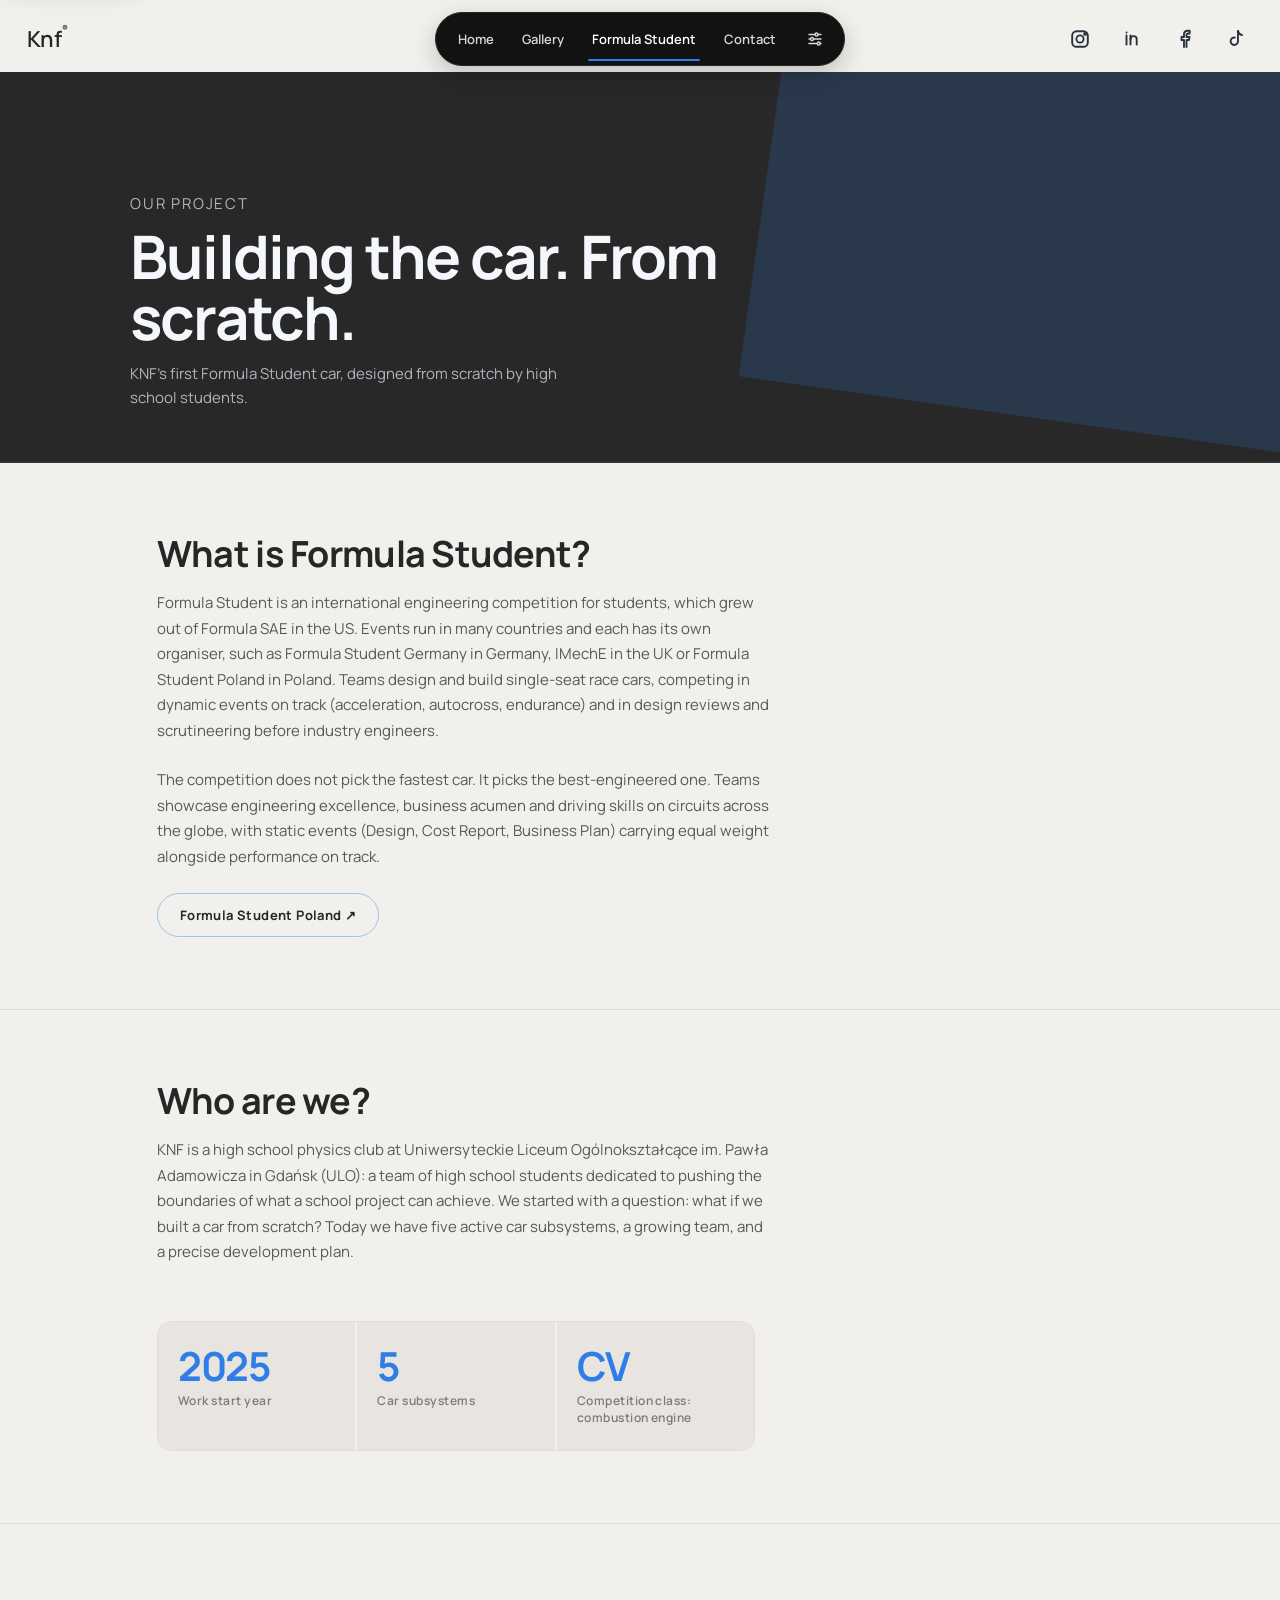
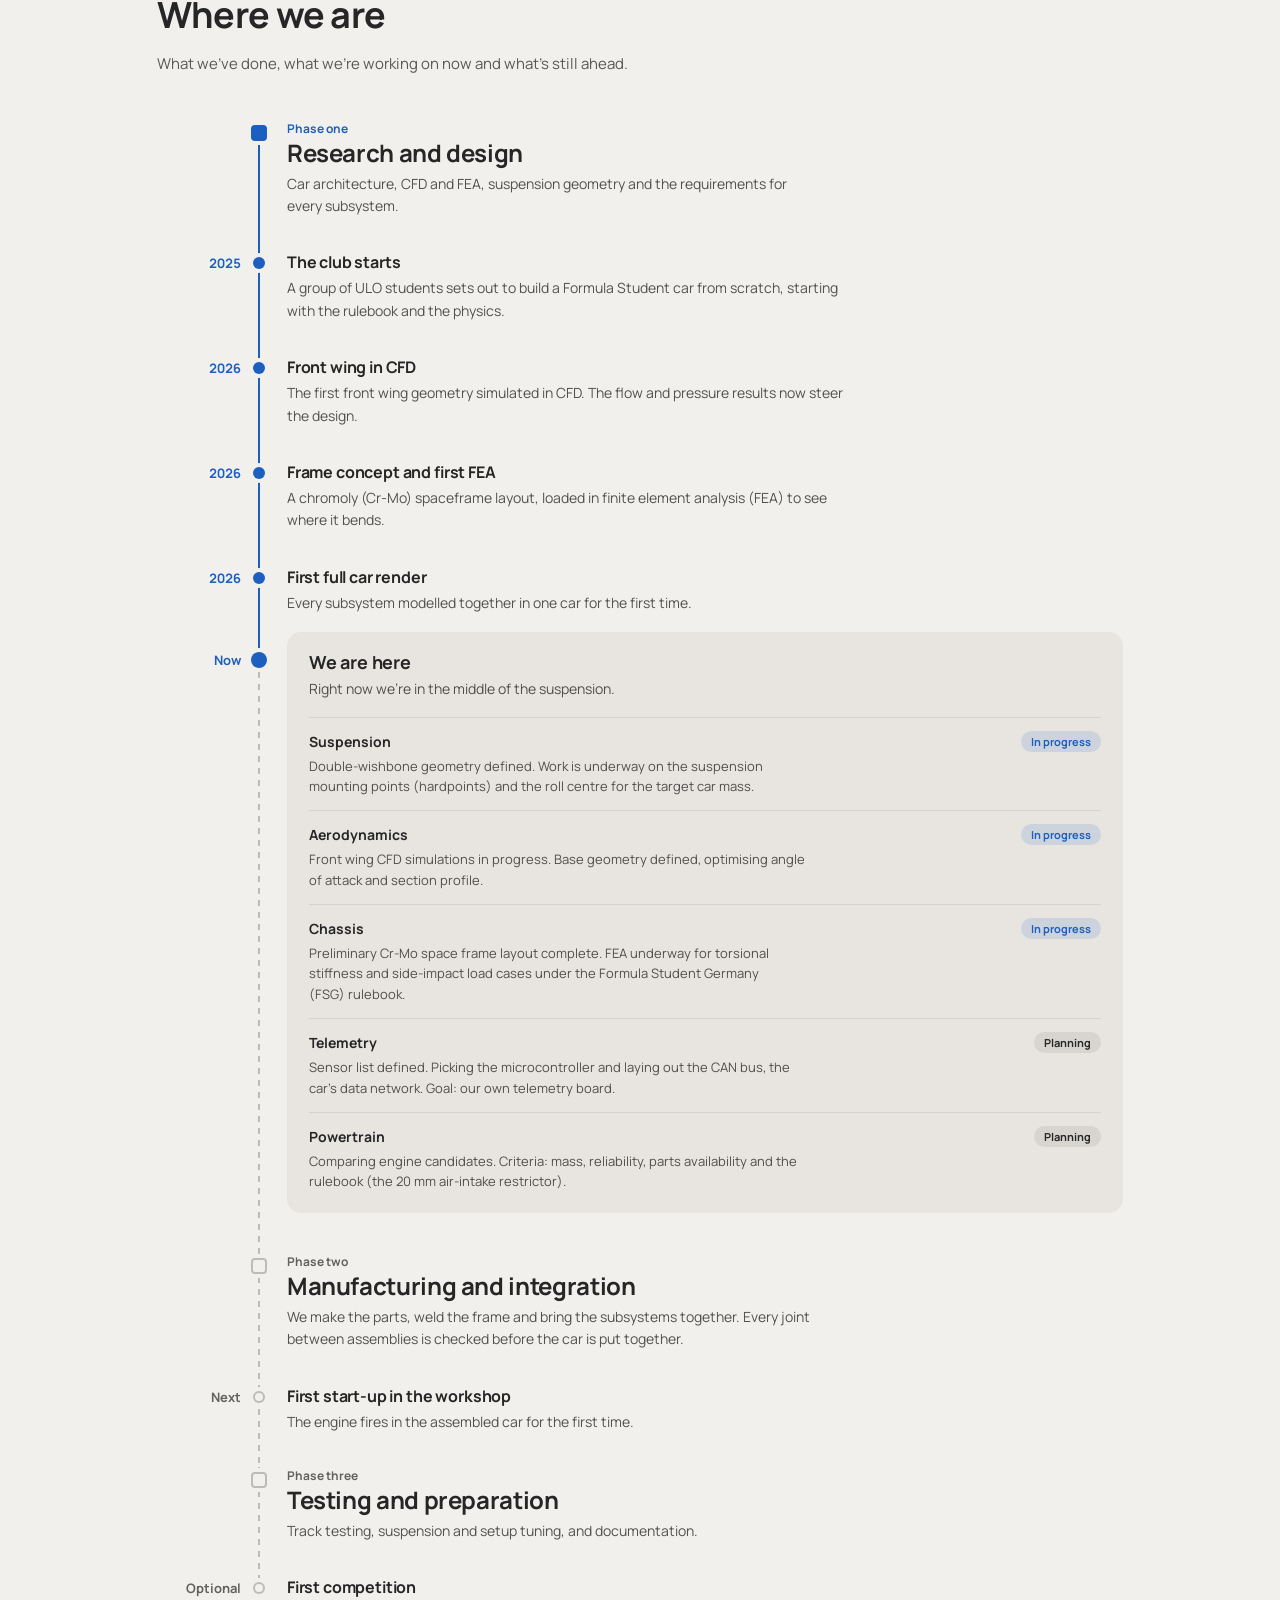
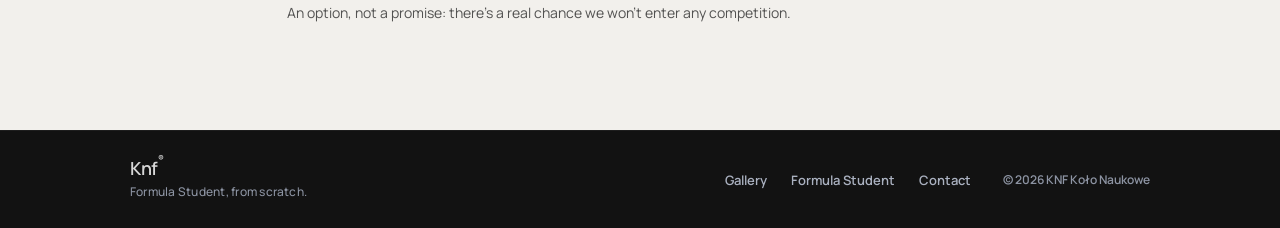
<file: src/formula-student.html>
<!doctype html>
<html lang="en" data-theme="light">
<head>
  <meta charset="UTF-8" />
  <meta name="viewport" content="width=device-width, initial-scale=1.0" />
  <meta name="description" content="KNF is building its first Formula Student car from scratch. Our plan, progress and goals." data-pl="KNF buduje pierwszy bolid Formuły Student od zera. Nasz plan, postęp i cele." data-en="KNF is building its first Formula Student car from scratch. Our plan, progress and goals." />
  <title data-pl="Formuła Student | KNF" data-en="Formula Student | KNF">Formula Student | KNF</title>
  <script>
    // Apply saved theme/language before first paint to avoid a flash
    (function () {
      try {
        var t = localStorage.getItem("knf-theme");
        if (t) document.documentElement.setAttribute("data-theme", t);
        var l = localStorage.getItem("knf-lang");
        if (l) document.documentElement.setAttribute("lang", l);
      } catch (e) { /* storage unavailable */ }
    })();
  </script>
  <meta name="theme-color" content="#f2f0ec">
  <link rel="icon" href="./favicon.ico" sizes="48x48">
  <link rel="icon" type="image/svg+xml" href="./favicon.svg">
  <link rel="apple-touch-icon" href="./apple-touch-icon.png">
  <link rel="preconnect" href="https://fonts.googleapis.com">
  <link rel="preconnect" href="https://fonts.gstatic.com" crossorigin>
  <link href="https://fonts.googleapis.com/css2?family=Manrope:wght@500;600;700&display=swap" rel="stylesheet">
  <link rel="stylesheet" href="./css/style.css" />

  <link rel="canonical" href="https://knf-ulo.github.io/formula-student.html">
  <meta property="og:type" content="article">
  <meta property="og:site_name" content="KNF | Formula Student">
  <meta property="og:title" content="Formula Student | KNF">
  <meta property="og:description" content="KNF is building its first Formula Student car from scratch. Our plan, progress and goals.">
  <meta property="og:url" content="https://knf-ulo.github.io/formula-student.html">
  <meta property="og:image" content="https://knf-ulo.github.io/assets/og-formula-student.jpg">
  <meta property="og:image:width" content="1200">
  <meta property="og:image:height" content="630">
  <meta property="og:locale" content="en_US">
  <meta property="og:locale:alternate" content="pl_PL">
  <meta name="twitter:card" content="summary_large_image">

  <script type="application/ld+json">
  {
    "@context": "https://schema.org",
    "@type": "CreativeWork",
    "@id": "https://knf-ulo.github.io/formula-student.html#project",
    "name": "KNF Formula Student Car",
    "url": "https://knf-ulo.github.io/formula-student.html",
    "inLanguage": ["en", "pl"],
    "keywords": "Formula Student, CV class, aerodynamics, chassis, powertrain, telemetry, suspension, CFD, FEA",
    "description": "KNF's first Formula Student car, designed from scratch by high school students. Five active car subsystems in the CV (combustion) class.",
    "creator": {
      "@type": "Organization",
      "@id": "https://knf-ulo.github.io/#organization",
      "name": "KNF Koło Naukowe Fizyków",
      "url": "https://knf-ulo.github.io/"
    },
    "about": {
      "@type": "Event",
      "name": "Formula Student",
      "description": "A worldwide student engineering competition, with events run by different organisers, in which teams design and build single-seat race cars judged on engineering, cost and business alongside dynamic track events."
    }
  }
  </script>
</head>
<body>
  <a class="skip-link" href="#main-content" data-pl="Przejdź do treści" data-en="Skip to content">Skip to content</a>
  <header class="page-header">
    <nav class="top-nav" aria-label="Main navigation">
      <a class="brand" href="./index.html" aria-label="KNF home">Knf<sup>®</sup></a>

      <button class="menu-toggle" type="button" aria-expanded="false" aria-controls="nav-links" aria-label="Open menu">
        <svg viewBox="0 0 24 24" aria-hidden="true">
          <line class="mt-line mt-top" x1="4" y1="7" x2="20" y2="7"></line>
          <line class="mt-line mt-mid" x1="4" y1="12" x2="20" y2="12"></line>
          <line class="mt-line mt-bot" x1="4" y1="17" x2="20" y2="17"></line>
        </svg>
      </button>

      <div class="nav-shell" id="nav-links">
        <a href="./index.html" class="nav-link" data-pl="Strona główna" data-en="Home">Home</a>
        <a href="./gallery.html" class="nav-link" data-pl="Galeria" data-en="Gallery">Gallery</a>
        <a href="./formula-student.html" class="nav-link active" data-pl="Formuła Student" data-en="Formula Student">Formula Student</a>
        <a href="./contact.html" class="nav-link" data-pl="Kontakt" data-en="Contact">Contact</a>

        <div class="settings-wrap">
          <button class="settings-btn" type="button" aria-label="Settings" aria-expanded="false" aria-controls="settings-dropdown">
            <svg viewBox="0 0 24 24" aria-hidden="true">
              <path d="M12 6a2 2 0 1 0 4 0a2 2 0 1 0 -4 0"></path>
              <path d="M4 6l8 0"></path>
              <path d="M16 6l4 0"></path>
              <path d="M6 12a2 2 0 1 0 4 0a2 2 0 1 0 -4 0"></path>
              <path d="M4 12l2 0"></path>
              <path d="M10 12l10 0"></path>
              <path d="M15 18a2 2 0 1 0 4 0a2 2 0 1 0 -4 0"></path>
              <path d="M4 18l11 0"></path>
              <path d="M19 18l1 0"></path>
            </svg>
          </button>

          <div class="settings-dropdown" id="settings-dropdown" hidden>
            <div class="settings-row">
              <span class="settings-label">
                <svg class="settings-icon settings-icon--theme-light" viewBox="0 0 24 24" aria-hidden="true">
                  <path d="M9 12a3 3 0 1 0 6 0a3 3 0 1 0 -6 0"></path>
                  <path d="M12 5l0 .01"></path><path d="M17 7l0 .01"></path><path d="M19 12l0 .01"></path>
                  <path d="M17 17l0 .01"></path><path d="M12 19l0 .01"></path><path d="M7 17l0 .01"></path>
                  <path d="M5 12l0 .01"></path><path d="M7 7l0 .01"></path>
                </svg>
                <svg class="settings-icon settings-icon--theme-dark" viewBox="0 0 24 24" aria-hidden="true">
                  <path d="M12 3c.132 0 .263 0 .393 0a7.5 7.5 0 0 0 7.92 12.446a9 9 0 1 1 -8.313 -12.454l0 .008"></path>
                </svg>
                <span data-pl="Motyw" data-en="Theme">Theme</span>
              </span>
              <div class="settings-toggle">
                <button class="toggle-btn" type="button" data-theme-val="light" data-pl="Jasny" data-en="Light">Light</button>
                <button class="toggle-btn" type="button" data-theme-val="dark" data-pl="Ciemny" data-en="Dark">Dark</button>
              </div>
            </div>
            <div class="settings-row">
              <span class="settings-label">
                <svg class="settings-icon" viewBox="0 0 24 24" aria-hidden="true">
                  <path d="M9 6.371c0 4.418 -2.239 6.629 -5 6.629"></path>
                  <path d="M4 6.371h7"></path>
                  <path d="M5 9c0 2.144 2.252 3.908 6 4"></path>
                  <path d="M12 20l4 -9l4 9"></path>
                  <path d="M19.1 18h-6.2"></path>
                  <path d="M6.694 3l.793 .582"></path>
                </svg>
                <span data-pl="Język" data-en="Language">Language</span>
              </span>
              <div class="settings-toggle">
                <button class="toggle-btn" type="button" data-lang-val="pl">PL</button>
                <button class="toggle-btn" type="button" data-lang-val="en">EN</button>
              </div>
            </div>
          </div>
        </div>
      </div>

      <div class="socials" aria-label="Social media">
        <a href="https://www.instagram.com/knf_ulo" target="_blank" rel="noopener" aria-label="Instagram">
          <svg viewBox="0 0 24 24" aria-hidden="true">
            <rect x="4.2" y="4.2" width="15.6" height="15.6" rx="4.4" ry="4.4"></rect>
            <circle cx="12" cy="12" r="3.6"></circle>
            <circle cx="17.1" cy="6.9" r="1"></circle>
          </svg>
        </a>
        <a href="https://www.linkedin.com/in/koło-naukowe-fizyki-ulo-3ba034428/" target="_blank" rel="noopener" aria-label="LinkedIn"><svg viewBox="0 0 24 24" aria-hidden="true"><path d="M6.5 8.5v9"></path><path d="M6.5 5.5v.01"></path><path d="M10.5 17.5v-5.3a3.1 3.1 0 0 1 6.2 0v5.3"></path><path d="M10.5 12.2v-3.7"></path></svg></a>
        <a href="https://www.facebook.com/people/Koło-Naukowe-Fizyki-PitStop/pfbid025soNmXHWgqFKHjNdLMpXkXGocdxpkXL1m9RW9q9LVNQuoQBKGzaAdmDuZAfFAgRDl/" target="_blank" rel="noopener" aria-label="Facebook"><svg viewBox="0 0 24 24" aria-hidden="true"><path d="M14.5 20v-7h2.5l.5 -3h-3v-1.7c0 -1 .3 -1.8 1.8 -1.8h1.4v-2.7a18 18 0 0 0 -2.1 -.1c-2.1 0 -3.6 1.3 -3.6 3.7V10H9.5v3h2.5v7"></path></svg></a>
        <a href="https://www.tiktok.com/@knf_ulo" target="_blank" rel="noopener" aria-label="TikTok"><svg viewBox="0 0 24 24" aria-hidden="true"><path d="M14 4v10.2a3.7 3.7 0 1 1 -3.1 -3.6"></path><path d="M14 4c.5 2.4 2 3.8 4 4"></path></svg></a>
      </div>
    </nav>
  </header>

  <main id="main-content" tabindex="-1">
    <section class="subpage-hero">
      <div class="subpage-hero-inner">
        <p class="hero-kicker" data-pl="Nasz projekt" data-en="Our project">Our project</p>
        <h1 data-pl="Budujemy bolid. Od zera." data-en="Building the car. From scratch.">Building the car. From scratch.</h1>
        <p data-pl="Pierwszy bolid Formuły Student KNF, projektowany od zera przez uczniów." data-en="KNF's first Formula Student car, designed from scratch by high school students.">KNF's first Formula Student car, designed from scratch by high school students.</p>
      </div>
    </section>

    <section class="fs-section">
      <h2 data-pl="Czym jest Formuła Student?" data-en="What is Formula Student?">What is Formula Student?</h2>
      <p data-pl="Formuła Student to międzynarodowe zawody inżynierskie dla studentów, wywodzące się z amerykańskiej Formuły SAE. Odbywają się w wielu krajach, a każda edycja ma własnego organizatora, jak Formula Student Germany w Niemczech, IMechE w Wielkiej Brytanii czy Formula Student Poland w Polsce. Zespoły projektują i budują jednomiejscowe bolidy wyścigowe, rywalizując w konkurencjach dynamicznych na torze (przyspieszenie, slalom, wytrzymałość) oraz w przeglądach projektowych i technicznych przed inżynierami z branży." data-en="Formula Student is an international engineering competition for students, which grew out of Formula SAE in the US. Events run in many countries and each has its own organiser, such as Formula Student Germany in Germany, IMechE in the UK or Formula Student Poland in Poland. Teams design and build single-seat race cars, competing in dynamic events on track (acceleration, autocross, endurance) and in design reviews and scrutineering before industry engineers.">Formula Student is an international engineering competition for students, which grew out of Formula SAE in the US. Events run in many countries and each has its own organiser, such as Formula Student Germany in Germany, IMechE in the UK or Formula Student Poland in Poland. Teams design and build single-seat race cars, competing in dynamic events on track (acceleration, autocross, endurance) and in design reviews and scrutineering before industry engineers.</p>
      <p data-pl="Zawody nie wyłaniają najszybszego bolidu, lecz najlepiej zaprojektowany. Zespoły muszą wykazać się nie tylko poziomem inżynierskim, ale też przemyślanym modelem biznesowym i umiejętnościami za kierownicą. Konkurencje statyczne (Design Event, Cost Report i Business Plan) mają równie duże znaczenie jak wyniki na torze." data-en="The competition does not pick the fastest car. It picks the best-engineered one. Teams showcase engineering excellence, business acumen and driving skills on circuits across the globe, with static events (Design, Cost Report, Business Plan) carrying equal weight alongside performance on track.">The competition does not pick the fastest car. It picks the best-engineered one. Teams showcase engineering excellence, business acumen and driving skills on circuits across the globe, with static events (Design, Cost Report, Business Plan) carrying equal weight alongside performance on track.</p>
      <div class="projects-links-group fs-intro-links">
        <a href="https://fs-poland.pl/pl/strona-glowna/" target="_blank" rel="noopener" class="projects-page-link projects-page-link--ghost" data-pl="Formula Student Poland ↗" data-en="Formula Student Poland ↗">Formula Student Poland ↗</a>
      </div>
    </section>

    <hr class="fs-divider">

    <section class="fs-section">
      <h2 data-pl="Kim jesteśmy?" data-en="Who are we?">Who are we?</h2>
      <p data-pl="KNF to szkolne koło naukowe fizyków w Uniwersyteckim Liceum Ogólnokształcącym im. Pawła Adamowicza w Gdańsku (ULO): zespół uczniów oddanych przesuwaniu granic tego, co licealny projekt może osiągnąć. Zaczęliśmy od pytania: co by było, gdybyśmy zbudowali bolid od zera? Dziś mamy pięć aktywnych podsystemów bolidu, rosnący zespół i precyzyjny plan rozwoju." data-en="KNF is a high school physics club at Uniwersyteckie Liceum Ogólnokształcące im. Pawła Adamowicza in Gdańsk (ULO): a team of high school students dedicated to pushing the boundaries of what a school project can achieve. We started with a question: what if we built a car from scratch? Today we have five active car subsystems, a growing team, and a precise development plan.">KNF is a high school physics club at Uniwersyteckie Liceum Ogólnokształcące im. Pawła Adamowicza in Gdańsk (ULO): a team of high school students dedicated to pushing the boundaries of what a school project can achieve. We started with a question: what if we built a car from scratch? Today we have five active car subsystems, a growing team, and a precise development plan.</p>

      <div class="fs-stats">
        <div class="fs-stat">
          <span class="fs-stat-val">2025</span>
          <span class="fs-stat-label" data-pl="Rok rozpoczęcia prac" data-en="Work start year">Work start year</span>
        </div>
        <div class="fs-stat">
          <span class="fs-stat-val">5</span>
          <span class="fs-stat-label" data-pl="Podsystemów bolidu" data-en="Car subsystems">Car subsystems</span>
        </div>
        <div class="fs-stat">
          <span class="fs-stat-val">CV</span>
          <span class="fs-stat-label" data-pl="Klasa startowa: silnik spalinowy" data-en="Competition class: combustion engine">Competition class: combustion engine</span>
        </div>
      </div>
    </section>

    <hr class="fs-divider">

    <section class="fs-section" id="timeline">
      <h2 data-pl="Gdzie jesteśmy" data-en="Where we are">Where we are</h2>
      <p data-pl="Co już za nami, nad czym pracujemy teraz i co jeszcze przed nami." data-en="What we've done, what we're working on now and what's still ahead.">What we've done, what we're working on now and what's still ahead.</p>

      <ol class="tl">
        <li class="tl-phase is-done">
          <span class="tl-date"></span>
          <span class="tl-rail" aria-hidden="true"></span>
          <div class="tl-body">
            <span class="tl-step" data-pl="Etap pierwszy" data-en="Phase one">Phase one</span>
            <h3 data-pl="Badania i projekt" data-en="Research and design">Research and design</h3>
            <p data-pl="Architektura bolidu, analizy CFD i MES, geometria zawieszenia i wymagania dla każdego podsystemu." data-en="Car architecture, CFD and FEA, suspension geometry and the requirements for every subsystem.">Car architecture, CFD and FEA, suspension geometry and the requirements for every subsystem.</p>
          </div>
        </li>
        <li class="tl-item is-done">
          <span class="tl-date" data-pl="2025" data-en="2025">2025</span>
          <span class="tl-rail" aria-hidden="true"></span>
          <div class="tl-body">
            <h4 data-pl="Startujemy" data-en="The club starts">The club starts</h4>
            <p data-pl="Grupa uczniów ULO postanawia zbudować bolid Formuły Student od zera. Zaczynamy od regulaminu i fizyki." data-en="A group of ULO students sets out to build a Formula Student car from scratch, starting with the rulebook and the physics.">A group of ULO students sets out to build a Formula Student car from scratch, starting with the rulebook and the physics.</p>
          </div>
        </li>
        <li class="tl-item is-done">
          <span class="tl-date" data-pl="2026" data-en="2026">2026</span>
          <span class="tl-rail" aria-hidden="true"></span>
          <div class="tl-body">
            <h4 data-pl="Skrzydło przednie w CFD" data-en="Front wing in CFD">Front wing in CFD</h4>
            <p data-pl="Pierwsza geometria skrzydła przedniego przeliczona w CFD. Obraz przepływu i ciśnień prowadzi dalsze prace." data-en="The first front wing geometry simulated in CFD. The flow and pressure results now steer the design.">The first front wing geometry simulated in CFD. The flow and pressure results now steer the design.</p>
          </div>
        </li>
        <li class="tl-item is-done">
          <span class="tl-date" data-pl="2026" data-en="2026">2026</span>
          <span class="tl-rail" aria-hidden="true"></span>
          <div class="tl-body">
            <h4 data-pl="Koncepcja ramy i pierwsza analiza MES" data-en="Frame concept and first FEA">Frame concept and first FEA</h4>
            <p data-pl="Układ ramy przestrzennej ze stali chromowo-molibdenowej (Cr-Mo) sprawdzony w analizie MES, żeby zobaczyć, gdzie się ugina." data-en="A chromoly (Cr-Mo) spaceframe layout, loaded in finite element analysis (FEA) to see where it bends.">A chromoly (Cr-Mo) spaceframe layout, loaded in finite element analysis (FEA) to see where it bends.</p>
          </div>
        </li>
        <li class="tl-item is-done">
          <span class="tl-date" data-pl="2026" data-en="2026">2026</span>
          <span class="tl-rail" aria-hidden="true"></span>
          <div class="tl-body">
            <h4 data-pl="Pierwszy pełny render bolidu" data-en="First full car render">First full car render</h4>
            <p data-pl="Po raz pierwszy wszystkie podsystemy wymodelowane razem w jednym bolidzie." data-en="Every subsystem modelled together in one car for the first time.">Every subsystem modelled together in one car for the first time.</p>
          </div>
        </li>
        <li class="tl-item is-now">
          <span class="tl-date" data-pl="Teraz" data-en="Now">Now</span>
          <span class="tl-rail" aria-hidden="true"></span>
          <div class="tl-body">
            <h4 data-pl="Jesteśmy tutaj" data-en="We are here">We are here</h4>
            <p data-pl="Teraz jesteśmy w trakcie prac nad zawieszeniem." data-en="Right now we're in the middle of the suspension.">Right now we're in the middle of the suspension.</p>
            <ul class="tl-status">
              <li>
                <span class="tl-status-head"><strong data-pl="Zawieszenie" data-en="Suspension">Suspension</strong><span class="tl-state tl-state--on" data-pl="W trakcie" data-en="In progress">In progress</span></span>
                <p data-pl="Geometria podwójnego wahacza zdefiniowana. Trwa analiza punktów mocowania (hardpoints) i optymalizacja położenia środka przechyłu pod docelową masę bolidu." data-en="Double-wishbone geometry defined. Work is underway on the suspension mounting points (hardpoints) and the roll centre for the target car mass.">Double-wishbone geometry defined. Work is underway on the suspension mounting points (hardpoints) and the roll centre for the target car mass.</p>
              </li>
              <li>
                <span class="tl-status-head"><strong data-pl="Aerodynamika" data-en="Aerodynamics">Aerodynamics</strong><span class="tl-state tl-state--on" data-pl="W trakcie" data-en="In progress">In progress</span></span>
                <p data-pl="Symulacje CFD skrzydła przedniego w toku. Geometria bazowa zdefiniowana, trwa optymalizacja kąta natarcia i profilu przekroju." data-en="Front wing CFD simulations in progress. Base geometry defined, optimising angle of attack and section profile.">Front wing CFD simulations in progress. Base geometry defined, optimising angle of attack and section profile.</p>
              </li>
              <li>
                <span class="tl-status-head"><strong data-pl="Podwozie" data-en="Chassis">Chassis</strong><span class="tl-state tl-state--on" data-pl="W trakcie" data-en="In progress">In progress</span></span>
                <p data-pl="Wstępna konfiguracja ramy przestrzennej Cr-Mo opracowana. Trwa analiza MES pod kątem sztywności skrętnej i obciążeń przy zderzeniu bocznym (regulamin Formula Student Germany, FSG)." data-en="Preliminary Cr-Mo space frame layout complete. FEA underway for torsional stiffness and side-impact load cases under the Formula Student Germany (FSG) rulebook.">Preliminary Cr-Mo space frame layout complete. FEA underway for torsional stiffness and side-impact load cases under the Formula Student Germany (FSG) rulebook.</p>
              </li>
              <li>
                <span class="tl-status-head"><strong data-pl="Telemetria" data-en="Telemetry">Telemetry</strong><span class="tl-state" data-pl="Planowanie" data-en="Planning">Planning</span></span>
                <p data-pl="Lista czujników zdefiniowana. Trwa wybór mikrokontrolera i architektury magistrali CAN, czyli sieci danych w bolidzie. Cel: własna płytka telemetrii." data-en="Sensor list defined. Picking the microcontroller and laying out the CAN bus, the car's data network. Goal: our own telemetry board.">Sensor list defined. Picking the microcontroller and laying out the CAN bus, the car's data network. Goal: our own telemetry board.</p>
              </li>
              <li>
                <span class="tl-status-head"><strong data-pl="Napęd" data-en="Powertrain">Powertrain</strong><span class="tl-state" data-pl="Planowanie" data-en="Planning">Planning</span></span>
                <p data-pl="Porównujemy jednostki napędowe. Kryteria: masa, niezawodność, dostępność części i regulamin (zwężka dolotowa 20 mm)." data-en="Comparing engine candidates. Criteria: mass, reliability, parts availability and the rulebook (the 20 mm air-intake restrictor).">Comparing engine candidates. Criteria: mass, reliability, parts availability and the rulebook (the 20 mm air-intake restrictor).</p>
              </li>
            </ul>
          </div>
        </li>
        <li class="tl-phase is-next">
          <span class="tl-date"></span>
          <span class="tl-rail" aria-hidden="true"></span>
          <div class="tl-body">
            <span class="tl-step" data-pl="Etap drugi" data-en="Phase two">Phase two</span>
            <h3 data-pl="Produkcja i integracja" data-en="Manufacturing and integration">Manufacturing and integration</h3>
            <p data-pl="Wytwarzamy części, spawamy ramę i łączymy podsystemy. Każde połączenie między podzespołami sprawdzamy przed złożeniem całości." data-en="We make the parts, weld the frame and bring the subsystems together. Every joint between assemblies is checked before the car is put together.">We make the parts, weld the frame and bring the subsystems together. Every joint between assemblies is checked before the car is put together.</p>
          </div>
        </li>
        <li class="tl-item is-next">
          <span class="tl-date" data-pl="Dalej" data-en="Next">Next</span>
          <span class="tl-rail" aria-hidden="true"></span>
          <div class="tl-body">
            <h4 data-pl="Pierwsze uruchomienie w warsztacie" data-en="First start-up in the workshop">First start-up in the workshop</h4>
            <p data-pl="Silnik odpala w złożonym bolidzie po raz pierwszy." data-en="The engine fires in the assembled car for the first time.">The engine fires in the assembled car for the first time.</p>
          </div>
        </li>
        <li class="tl-phase is-next">
          <span class="tl-date"></span>
          <span class="tl-rail" aria-hidden="true"></span>
          <div class="tl-body">
            <span class="tl-step" data-pl="Etap trzeci" data-en="Phase three">Phase three</span>
            <h3 data-pl="Testy i przygotowanie" data-en="Testing and preparation">Testing and preparation</h3>
            <p data-pl="Testy na torze, kalibracja zawieszenia i ustawień bolidu oraz dokumentacja." data-en="Track testing, suspension and setup tuning, and documentation.">Track testing, suspension and setup tuning, and documentation.</p>
          </div>
        </li>
        <li class="tl-item is-next">
          <span class="tl-date" data-pl="Opcjonalnie" data-en="Optional">Optional</span>
          <span class="tl-rail" aria-hidden="true"></span>
          <div class="tl-body">
            <h4 data-pl="Pierwsze zawody" data-en="First competition">First competition</h4>
            <p data-pl="To opcja, nie obietnica: bardzo możliwe, że nie wystartujemy w żadnych zawodach." data-en="An option, not a promise: there's a real chance we won't enter any competition.">An option, not a promise: there's a real chance we won't enter any competition.</p>
          </div>
        </li>
      </ol>
    </section>
  </main>

  <footer class="site-footer">
    <div class="footer-inner">
      <div class="footer-brand-col">
        <a class="brand footer-brand" href="./index.html" aria-label="KNF home">Knf<sup>®</sup></a>
        <p class="footer-tagline" data-pl="Formuła Student od podstaw." data-en="Formula Student, from scratch.">Formula Student, from scratch.</p>
      </div>
      <nav class="footer-nav" aria-label="Footer navigation">
        <a href="./gallery.html" data-pl="Galeria" data-en="Gallery">Gallery</a>
        <a href="./formula-student.html" data-pl="Formuła Student" data-en="Formula Student">Formula Student</a>
        <a href="./contact.html" data-pl="Kontakt" data-en="Contact">Contact</a>
      </nav>
      <p class="footer-copy">© 2026 KNF Koło Naukowe</p>
    </div>
  </footer>

  <script src="./js/main.js"></script>
</body>
</html>
</file>
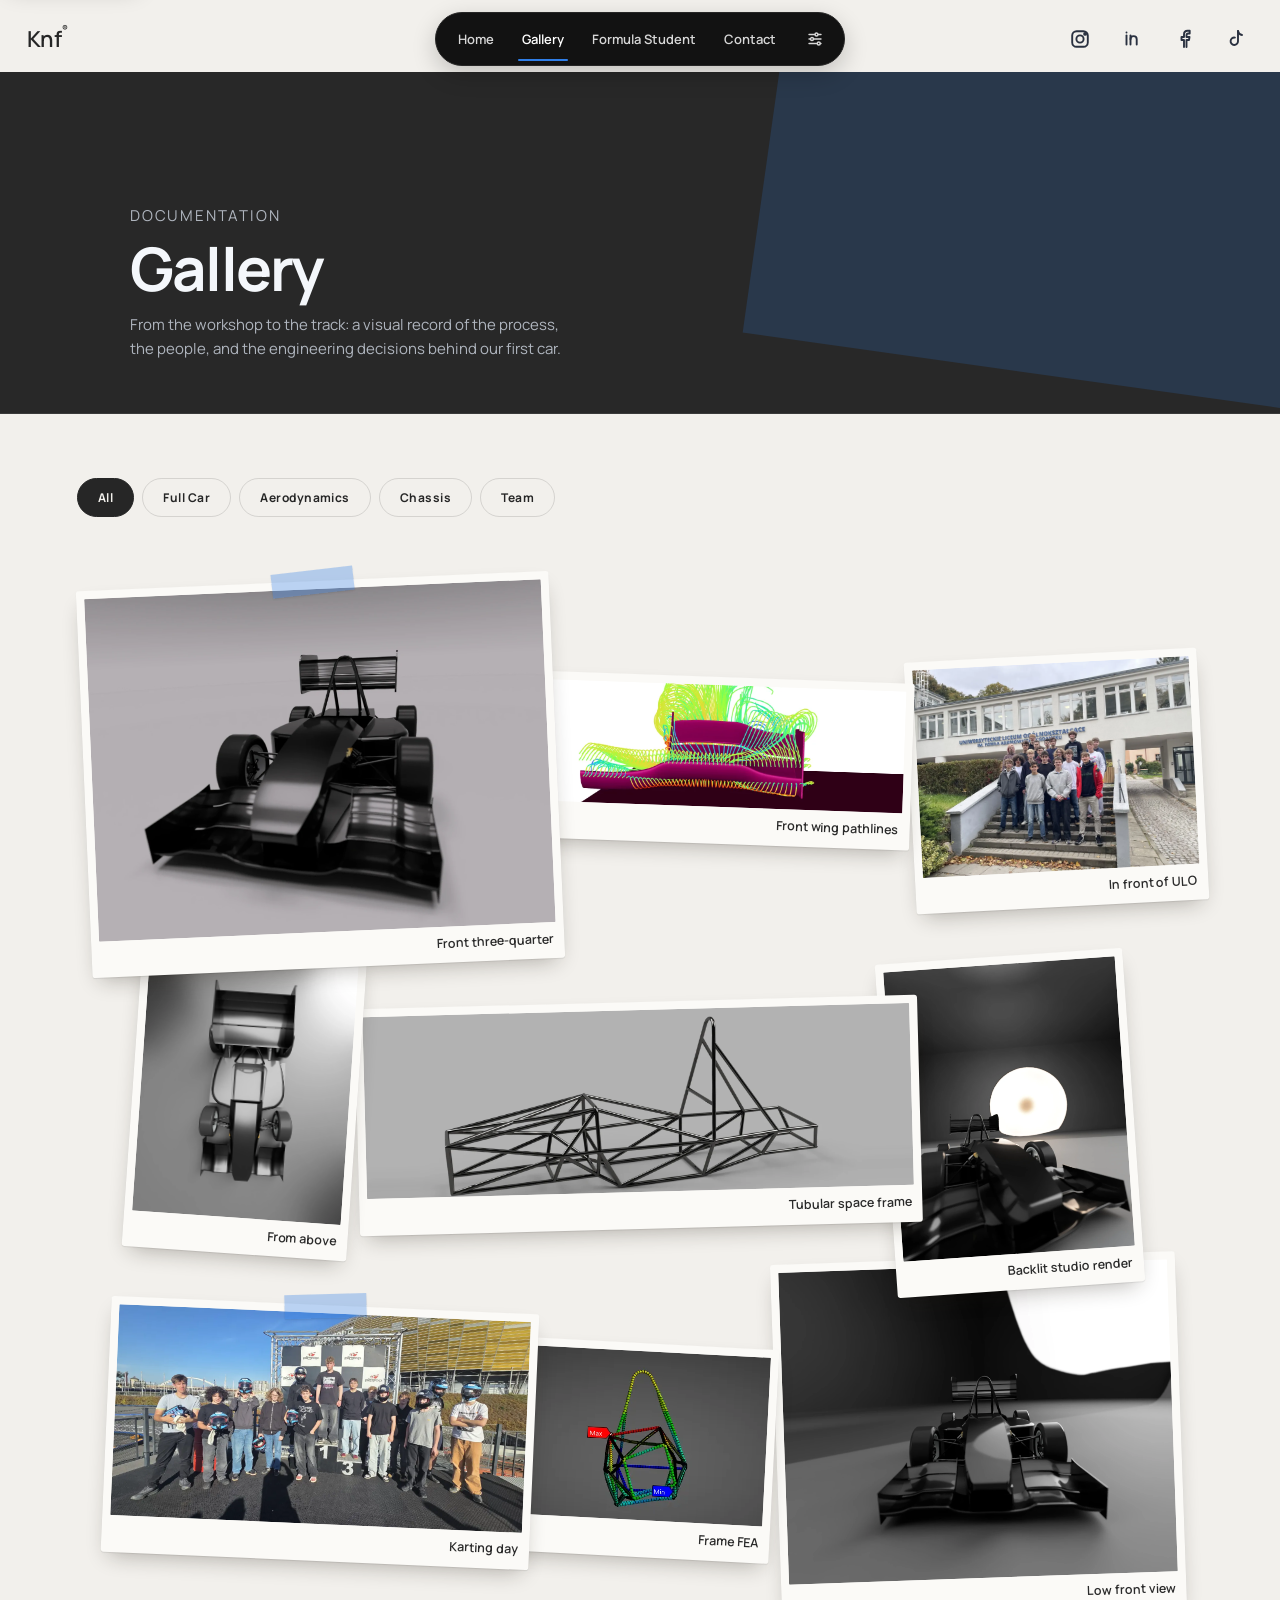
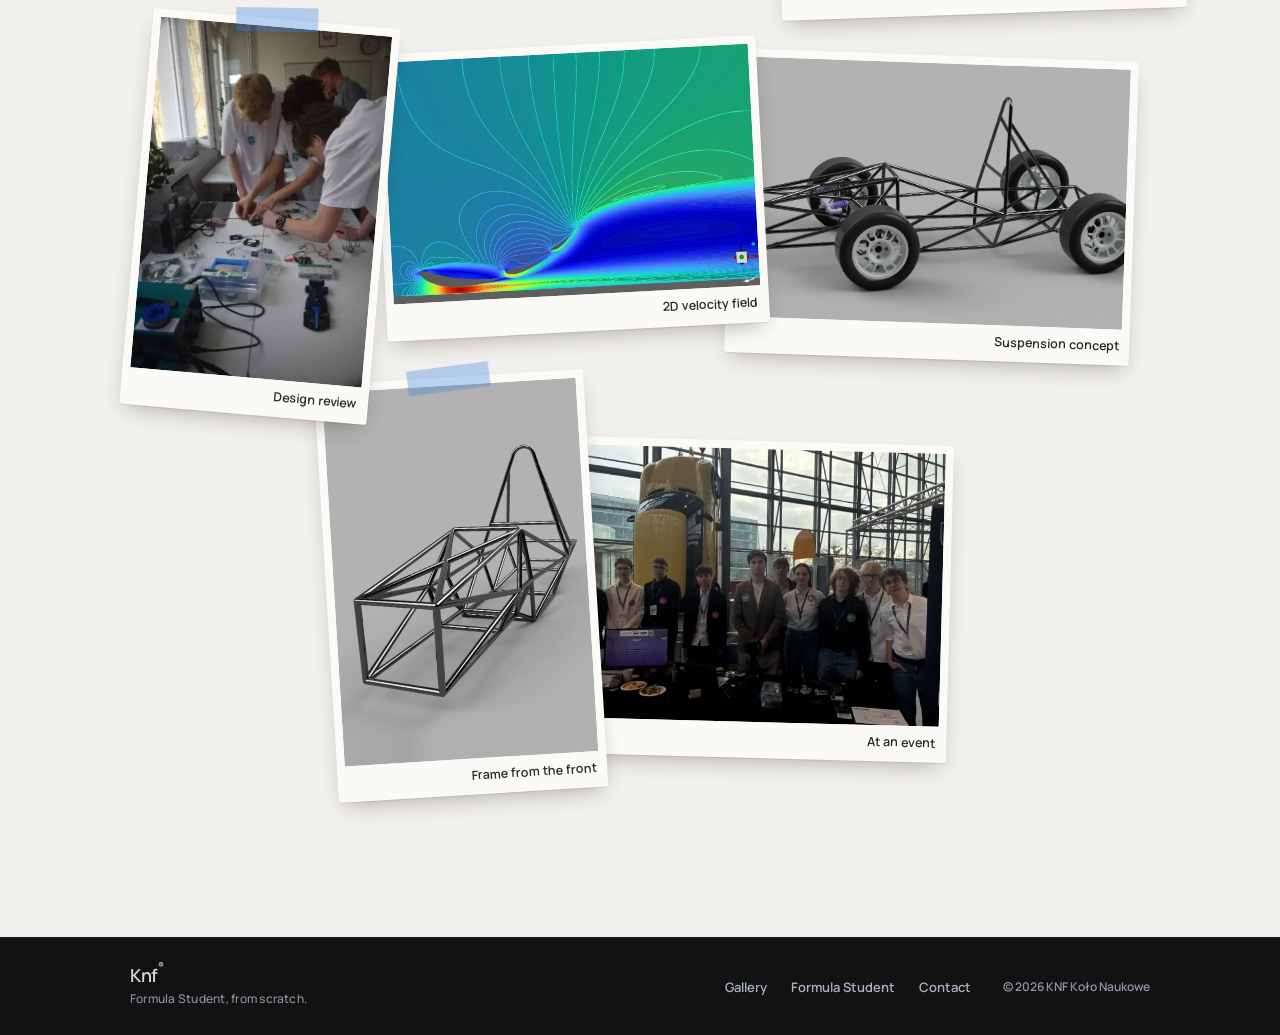
<file: src/gallery.html>
<!doctype html>
<html lang="en" data-theme="light">
<head>
  <meta charset="UTF-8" />
  <meta name="viewport" content="width=device-width, initial-scale=1.0" />
  <meta name="description" content="KNF gallery: a visual record of designing our Formula Student car." data-pl="Galeria KNF: dokumentacja wizualna procesu projektowania bolidu Formuły Student." data-en="KNF gallery: a visual record of designing our Formula Student car." />
  <title data-pl="Galeria | KNF" data-en="Gallery | KNF">Gallery | KNF</title>
  <script>
    // Apply saved theme/language before first paint to avoid a flash
    (function () {
      try {
        var t = localStorage.getItem("knf-theme");
        if (t) document.documentElement.setAttribute("data-theme", t);
        var l = localStorage.getItem("knf-lang");
        if (l) document.documentElement.setAttribute("lang", l);
      } catch (e) { /* storage unavailable */ }
    })();
  </script>
  <meta name="theme-color" content="#f2f0ec">
  <link rel="icon" href="./favicon.ico" sizes="48x48">
  <link rel="icon" type="image/svg+xml" href="./favicon.svg">
  <link rel="apple-touch-icon" href="./apple-touch-icon.png">
  <link rel="preconnect" href="https://fonts.googleapis.com">
  <link rel="preconnect" href="https://fonts.gstatic.com" crossorigin>
  <link href="https://fonts.googleapis.com/css2?family=Manrope:wght@500;600;700&display=swap" rel="stylesheet">
  <link rel="stylesheet" href="./css/style.css" />

  <link rel="canonical" href="https://knf-ulo.github.io/gallery.html">
  <meta property="og:type" content="website">
  <meta property="og:site_name" content="KNF | Formula Student">
  <meta property="og:title" content="Gallery | KNF">
  <meta property="og:description" content="KNF gallery: a visual record of designing our Formula Student car.">
  <meta property="og:url" content="https://knf-ulo.github.io/gallery.html">
  <meta property="og:image" content="https://knf-ulo.github.io/assets/og-home.jpg">
  <meta property="og:image:width" content="1200">
  <meta property="og:image:height" content="630">
  <meta property="og:locale" content="en_US">
  <meta property="og:locale:alternate" content="pl_PL">
  <meta name="twitter:card" content="summary_large_image">

  <script type="application/ld+json">
  {
    "@context": "https://schema.org",
    "@type": "ImageGallery",
    "@id": "https://knf-ulo.github.io/gallery.html#gallery",
    "name": "KNF Formula Student Gallery",
    "url": "https://knf-ulo.github.io/gallery.html",
    "inLanguage": ["en", "pl"],
    "about": { "@id": "https://knf-ulo.github.io/#organization" },
    "associatedMedia": [
      { "@type": "ImageObject", "contentUrl": "https://knf-ulo.github.io/assets/bolid-render-front34.webp", "caption": "Front three-quarter" },
      { "@type": "ImageObject", "contentUrl": "https://knf-ulo.github.io/assets/aero-fwing-pathlines.webp", "caption": "Front wing pathlines" },
      { "@type": "ImageObject", "contentUrl": "https://knf-ulo.github.io/assets/team-school.webp", "caption": "In front of ULO" },
      { "@type": "ImageObject", "contentUrl": "https://knf-ulo.github.io/assets/bolid-render-topdown.webp", "caption": "From above" },
      { "@type": "ImageObject", "contentUrl": "https://knf-ulo.github.io/assets/chasis-render-tubes.webp", "caption": "Tubular space frame" },
      { "@type": "ImageObject", "contentUrl": "https://knf-ulo.github.io/assets/bolid-render-backlit.webp", "caption": "Backlit studio render" },
      { "@type": "ImageObject", "contentUrl": "https://knf-ulo.github.io/assets/team-karting.webp", "caption": "Karting day" },
      { "@type": "ImageObject", "contentUrl": "https://knf-ulo.github.io/assets/chasis-fea-deformation.webp", "caption": "Frame FEA" },
      { "@type": "ImageObject", "contentUrl": "https://knf-ulo.github.io/assets/bolid-render-front-low.webp", "caption": "Low front view" },
      { "@type": "ImageObject", "contentUrl": "https://knf-ulo.github.io/assets/team-1.webp", "caption": "Design review" },
      { "@type": "ImageObject", "contentUrl": "https://knf-ulo.github.io/assets/aero-fwing-contour.webp", "caption": "2D velocity field" },
      { "@type": "ImageObject", "contentUrl": "https://knf-ulo.github.io/assets/chasis-suspension-concept.webp", "caption": "Suspension concept" },
      { "@type": "ImageObject", "contentUrl": "https://knf-ulo.github.io/assets/chasis-render-front34.webp", "caption": "Frame from the front" },
      { "@type": "ImageObject", "contentUrl": "https://knf-ulo.github.io/assets/team-0.webp", "caption": "At an event" }
    ]
  }
  </script>
</head>
<body>
  <a class="skip-link" href="#main-content" data-pl="Przejdź do treści" data-en="Skip to content">Skip to content</a>
  <header class="page-header">
    <nav class="top-nav" aria-label="Main navigation">
      <a class="brand" href="./index.html" aria-label="KNF home">Knf<sup>®</sup></a>

      <button class="menu-toggle" type="button" aria-expanded="false" aria-controls="nav-links" aria-label="Open menu">
        <svg viewBox="0 0 24 24" aria-hidden="true">
          <line class="mt-line mt-top" x1="4" y1="7" x2="20" y2="7"></line>
          <line class="mt-line mt-mid" x1="4" y1="12" x2="20" y2="12"></line>
          <line class="mt-line mt-bot" x1="4" y1="17" x2="20" y2="17"></line>
        </svg>
      </button>

      <div class="nav-shell" id="nav-links">
        <a href="./index.html" class="nav-link" data-pl="Strona główna" data-en="Home">Home</a>
        <a href="./gallery.html" class="nav-link active" data-pl="Galeria" data-en="Gallery">Gallery</a>
        <a href="./formula-student.html" class="nav-link" data-pl="Formuła Student" data-en="Formula Student">Formula Student</a>
        <a href="./contact.html" class="nav-link" data-pl="Kontakt" data-en="Contact">Contact</a>

        <div class="settings-wrap">
          <button class="settings-btn" type="button" aria-label="Settings" aria-expanded="false" aria-controls="settings-dropdown">
            <svg viewBox="0 0 24 24" aria-hidden="true">
              <path d="M12 6a2 2 0 1 0 4 0a2 2 0 1 0 -4 0"></path>
              <path d="M4 6l8 0"></path>
              <path d="M16 6l4 0"></path>
              <path d="M6 12a2 2 0 1 0 4 0a2 2 0 1 0 -4 0"></path>
              <path d="M4 12l2 0"></path>
              <path d="M10 12l10 0"></path>
              <path d="M15 18a2 2 0 1 0 4 0a2 2 0 1 0 -4 0"></path>
              <path d="M4 18l11 0"></path>
              <path d="M19 18l1 0"></path>
            </svg>
          </button>

          <div class="settings-dropdown" id="settings-dropdown" hidden>
            <div class="settings-row">
              <span class="settings-label">
                <svg class="settings-icon settings-icon--theme-light" viewBox="0 0 24 24" aria-hidden="true">
                  <path d="M9 12a3 3 0 1 0 6 0a3 3 0 1 0 -6 0"></path>
                  <path d="M12 5l0 .01"></path><path d="M17 7l0 .01"></path><path d="M19 12l0 .01"></path>
                  <path d="M17 17l0 .01"></path><path d="M12 19l0 .01"></path><path d="M7 17l0 .01"></path>
                  <path d="M5 12l0 .01"></path><path d="M7 7l0 .01"></path>
                </svg>
                <svg class="settings-icon settings-icon--theme-dark" viewBox="0 0 24 24" aria-hidden="true">
                  <path d="M12 3c.132 0 .263 0 .393 0a7.5 7.5 0 0 0 7.92 12.446a9 9 0 1 1 -8.313 -12.454l0 .008"></path>
                </svg>
                <span data-pl="Motyw" data-en="Theme">Theme</span>
              </span>
              <div class="settings-toggle">
                <button class="toggle-btn" type="button" data-theme-val="light" data-pl="Jasny" data-en="Light">Light</button>
                <button class="toggle-btn" type="button" data-theme-val="dark" data-pl="Ciemny" data-en="Dark">Dark</button>
              </div>
            </div>
            <div class="settings-row">
              <span class="settings-label">
                <svg class="settings-icon" viewBox="0 0 24 24" aria-hidden="true">
                  <path d="M9 6.371c0 4.418 -2.239 6.629 -5 6.629"></path>
                  <path d="M4 6.371h7"></path>
                  <path d="M5 9c0 2.144 2.252 3.908 6 4"></path>
                  <path d="M12 20l4 -9l4 9"></path>
                  <path d="M19.1 18h-6.2"></path>
                  <path d="M6.694 3l.793 .582"></path>
                </svg>
                <span data-pl="Język" data-en="Language">Language</span>
              </span>
              <div class="settings-toggle">
                <button class="toggle-btn" type="button" data-lang-val="pl">PL</button>
                <button class="toggle-btn" type="button" data-lang-val="en">EN</button>
              </div>
            </div>
          </div>
        </div>
      </div>

      <div class="socials" aria-label="Social media">
        <a href="https://www.instagram.com/knf_ulo" target="_blank" rel="noopener" aria-label="Instagram">
          <svg viewBox="0 0 24 24" aria-hidden="true">
            <rect x="4.2" y="4.2" width="15.6" height="15.6" rx="4.4" ry="4.4"></rect>
            <circle cx="12" cy="12" r="3.6"></circle>
            <circle cx="17.1" cy="6.9" r="1"></circle>
          </svg>
        </a>
        <a href="https://www.linkedin.com/in/koło-naukowe-fizyki-ulo-3ba034428/" target="_blank" rel="noopener" aria-label="LinkedIn"><svg viewBox="0 0 24 24" aria-hidden="true"><path d="M6.5 8.5v9"></path><path d="M6.5 5.5v.01"></path><path d="M10.5 17.5v-5.3a3.1 3.1 0 0 1 6.2 0v5.3"></path><path d="M10.5 12.2v-3.7"></path></svg></a>
        <a href="https://www.facebook.com/people/Koło-Naukowe-Fizyki-PitStop/pfbid025soNmXHWgqFKHjNdLMpXkXGocdxpkXL1m9RW9q9LVNQuoQBKGzaAdmDuZAfFAgRDl/" target="_blank" rel="noopener" aria-label="Facebook"><svg viewBox="0 0 24 24" aria-hidden="true"><path d="M14.5 20v-7h2.5l.5 -3h-3v-1.7c0 -1 .3 -1.8 1.8 -1.8h1.4v-2.7a18 18 0 0 0 -2.1 -.1c-2.1 0 -3.6 1.3 -3.6 3.7V10H9.5v3h2.5v7"></path></svg></a>
        <a href="https://www.tiktok.com/@knf_ulo" target="_blank" rel="noopener" aria-label="TikTok"><svg viewBox="0 0 24 24" aria-hidden="true"><path d="M14 4v10.2a3.7 3.7 0 1 1 -3.1 -3.6"></path><path d="M14 4c.5 2.4 2 3.8 4 4"></path></svg></a>
      </div>
    </nav>
  </header>

  <main id="main-content" tabindex="-1">
    <section class="subpage-hero">
      <div class="subpage-hero-inner">
        <p class="hero-kicker" data-pl="Dokumentacja" data-en="Documentation">Documentation</p>
        <h1 data-pl="Galeria" data-en="Gallery">Gallery</h1>
        <p data-pl="Od warsztatu po tor: wizualny zapis procesu, ludzi i decyzji inżynierskich stojących za naszym pierwszym bolidem." data-en="From the workshop to the track: a visual record of the process, the people, and the engineering decisions behind our first car.">From the workshop to the track: a visual record of the process, the people, and the engineering decisions behind our first car.</p>
      </div>
    </section>

    <section class="gallery-section" aria-labelledby="gallery-heading">
      <h2 id="gallery-heading" class="sr-only" data-pl="Zdjęcia i rendery" data-en="Photographs and renders">Photographs and renders</h2>
      <div class="gallery-filters" role="group" aria-label="Filter gallery by category">
        <button class="gallery-filter active" type="button" aria-pressed="true" data-pl="Wszystkie" data-en="All">All</button>
        <button class="gallery-filter" type="button" aria-pressed="false" data-category="render" data-pl="Bolid" data-en="Full Car">Full Car</button>
        <button class="gallery-filter" type="button" aria-pressed="false" data-category="aero" data-pl="Aerodynamika" data-en="Aerodynamics">Aerodynamics</button>
        <button class="gallery-filter" type="button" aria-pressed="false" data-category="chassis" data-pl="Podwozie" data-en="Chassis">Chassis</button>
        <button class="gallery-filter" type="button" aria-pressed="false" data-category="team" data-pl="Zespół" data-en="Team">Team</button>
      </div>

      <!-- Stories are placeholders until the team writes the real ones -->
      <div class="pinboard">
        <figure class="pin pin--tape" data-category="render" style="--w:42%;--r:-2.5deg;--x:0px;--y:8px">
          <button class="pin-print" type="button" data-story-pl="Pierwszy pełny render aktualnej wersji bolidu. Skrzydło przednie, nos i skrzydło tylne pochodzą z naszego własnego modelu CAD." data-story-en="The first full render of the current car. Front wing, nose and rear wing all come straight from our own CAD model.">
            <img src="./assets/bolid-render-front34.webp" alt="The full car rendered from the front three-quarter angle" loading="lazy">
            <span class="pin-title" data-pl="Trzy czwarte z przodu" data-en="Front three-quarter">Front three-quarter</span>
          </button>
        </figure>
        <figure class="pin" data-category="aero" style="--w:34%;--r:2deg;--x:-10px;--y:-6px">
          <button class="pin-print" type="button" data-story-pl="Symulacja CFD skrzydła przedniego. Linie prądu pokazują, jak powietrze zawija się wokół płyt końcowych i tworzy wiry." data-story-en="A CFD run of the front wing. The pathlines show the air curling around the endplates and rolling into vortices.">
            <img src="./assets/aero-fwing-pathlines.webp" alt="Front wing CFD pathlines coloured by velocity" loading="lazy">
            <span class="pin-title" data-pl="Linie prądu skrzydła" data-en="Front wing pathlines">Front wing pathlines</span>
          </button>
        </figure>
        <figure class="pin" data-category="team" style="--w:26%;--r:-3deg;--x:6px;--y:14px">
          <button class="pin-print" type="button" data-story-pl="Cały zespół na schodach przed szkołą. Tu wszystko się zaczęło i tu wciąż spotykamy się co tydzień." data-story-en="The whole team on the steps of our school. This is where it started, and where we still meet every week.">
            <img src="./assets/team-school.webp" alt="The KNF team on the steps in front of ULO in Gdańsk" loading="lazy">
            <span class="pin-title" data-pl="Przed ULO" data-en="In front of ULO">In front of ULO</span>
          </button>
        </figure>
        <figure class="pin pin--portrait pin--tape" data-category="render" style="--w:20%;--r:4deg;--x:-8px;--y:-10px">
          <button class="pin-print" type="button" data-story-pl="Widok z góry pokazuje proporcje bolidu: rozstaw kół, szerokość skrzydeł i miejsce na kierowcę." data-story-en="The top view shows the car's proportions: track width, wing span and the space left for the driver.">
            <img src="./assets/bolid-render-topdown.webp" alt="The full car rendered from directly above" loading="lazy">
            <span class="pin-title" data-pl="Z góry" data-en="From above">From above</span>
          </button>
        </figure>
        <figure class="pin" data-category="chassis" style="--w:50%;--r:-1.5deg;--x:10px;--y:4px">
          <button class="pin-print" type="button" data-story-pl="Rama przestrzenna z rur stalowych, zaprojektowana i wymodelowana przez nasz pod podwozia." data-story-en="The steel tube space frame, designed and modelled by our chassis pod.">
            <img src="./assets/chasis-render-tubes.webp" alt="The tubular steel space frame from the side" loading="lazy">
            <span class="pin-title" data-pl="Kratownica rurowa" data-en="Tubular space frame">Tubular space frame</span>
          </button>
        </figure>
        <figure class="pin pin--portrait" data-category="render" style="--w:22%;--r:-4deg;--x:-6px;--y:12px">
          <button class="pin-print" type="button" data-story-pl="Render studyjny z jednym źródłem światła za bolidem. Chcieliśmy zobaczyć, jak bryła wygląda w ostrym kontraście." data-story-en="A studio render with a single light behind the car. We wanted to see how the shape reads in hard contrast.">
            <img src="./assets/bolid-render-backlit.webp" alt="The car in a dark studio, lit from behind" loading="lazy">
            <span class="pin-title" data-pl="Pod światło" data-en="Backlit studio render">Backlit studio render</span>
          </button>
        </figure>
        <figure class="pin pin--tape" data-category="team" style="--w:38%;--r:2.5deg;--x:0px;--y:-8px">
          <button class="pin-print" type="button" data-story-pl="Wyjazd na gokarty. Najlepszy sposób, żeby poczuć, czym jest przyczepność." data-story-en="A day at the karting track. The best way to feel what grip is.">
            <img src="./assets/team-karting.webp" alt="The KNF team on the podium at a karting track" loading="lazy">
            <span class="pin-title" data-pl="Dzień na gokartach" data-en="Karting day">Karting day</span>
          </button>
        </figure>
        <figure class="pin" data-category="chassis" style="--w:24%;--r:3deg;--x:-12px;--y:10px">
          <button class="pin-print" type="button" data-story-pl="Analiza MES w Ansys. Kolory pokazują, gdzie rama ugina się najbardziej pod obciążeniem, i to tam ją wzmacniamy." data-story-en="An FEA run in Ansys. The colours show where the frame flexes most under load, which is where we reinforce it.">
            <img src="./assets/chasis-fea-deformation.webp" alt="Ansys analysis showing the total deformation of the frame" loading="lazy">
            <span class="pin-title" data-pl="Analiza MES ramy" data-en="Frame FEA">Frame FEA</span>
          </button>
        </figure>
        <figure class="pin" data-category="render" style="--w:36%;--r:-2deg;--x:8px;--y:-4px">
          <button class="pin-print" type="button" data-story-pl="Ujęcie z wysokości oczu kogoś, kto stoi przed bolidem. Widać skrzydło przednie i pałąk bezpieczeństwa." data-story-en="A shot from the eye level of someone standing in front of the car. You can see the front wing and the roll hoop.">
            <img src="./assets/bolid-render-front-low.webp" alt="The car from a low angle at the front, in a studio" loading="lazy">
            <span class="pin-title" data-pl="Nisko z przodu" data-en="Low front view">Low front view</span>
          </button>
        </figure>
        <figure class="pin pin--portrait pin--tape" data-category="team" style="--w:22%;--r:5deg;--x:-4px;--y:16px">
          <button class="pin-print" type="button" data-story-pl="Praca przy elektronice. Zanim cokolwiek trafi do bolidu, sprawdzamy to najpierw na stole." data-story-en="Hands on the electronics. Before anything goes on the car, we test it on the table first.">
            <img src="./assets/team-1.webp" alt="Team members working on electronics at a table" loading="lazy">
            <span class="pin-title" data-pl="Przegląd projektu" data-en="Design review">Design review</span>
          </button>
        </figure>
        <figure class="pin" data-category="aero" style="--w:34%;--r:-3deg;--x:10px;--y:-12px">
          <button class="pin-print" type="button" data-story-pl="Przekrój skrzydła w symulacji 2D. Szybki, tani sposób, żeby przetestować kształt profilu, zanim przejdziemy do 3D." data-story-en="A slice of the wing in a 2D simulation. Quick, cheap runs that let us test the profile shape before going to 3D.">
            <img src="./assets/aero-fwing-contour.webp" alt="2D CFD velocity contours around the front wing profile" loading="lazy">
            <span class="pin-title" data-pl="Pole prędkości 2D" data-en="2D velocity field">2D velocity field</span>
          </button>
        </figure>
        <figure class="pin" data-category="chassis" style="--w:36%;--r:2deg;--x:-6px;--y:6px">
          <button class="pin-print" type="button" data-story-pl="Rama z kołami i amortyzatorami. Pierwszy raz zobaczyliśmy, jak zawieszenie mieści się w konstrukcji." data-story-en="The frame with wheels and dampers fitted. The first time we saw how the suspension fits into the structure.">
            <img src="./assets/chasis-suspension-concept.webp" alt="The frame with suspension, dampers and wheels fitted" loading="lazy">
            <span class="pin-title" data-pl="Koncepcja zawieszenia" data-en="Suspension concept">Suspension concept</span>
          </button>
        </figure>
        <figure class="pin pin--portrait pin--tape" data-category="chassis" style="--w:24%;--r:-3.5deg;--x:4px;--y:-6px">
          <button class="pin-print" type="button" data-story-pl="Rama widziana od przodu. Ta część chroni nogi kierowcy, więc regulamin mówi tu najwięcej." data-story-en="The frame seen from the front. This part protects the driver's legs, so the rulebook has the most to say about it.">
            <img src="./assets/chasis-render-front34.webp" alt="The steel space frame seen from the front three-quarter angle" loading="lazy">
            <span class="pin-title" data-pl="Rama z przodu" data-en="Frame from the front">Frame from the front</span>
          </button>
        </figure>
        <figure class="pin" data-category="team" style="--w:34%;--r:1.5deg;--x:-8px;--y:8px">
          <button class="pin-print" type="button" data-story-pl="Zespół w komplecie podczas wydarzenia. Tu opowiadamy o projekcie ludziom spoza szkoły." data-story-en="The full team at an event, telling people outside our school about the project.">
            <img src="./assets/team-0.webp" alt="The KNF team standing together at an event" loading="lazy">
            <span class="pin-title" data-pl="Na wydarzeniu" data-en="At an event">At an event</span>
          </button>
        </figure>
      </div>

      <dialog class="pin-dialog" aria-labelledby="pin-dialog-title">
        <div class="pin-dialog-inner">
          <div class="pin-dialog-media">
            <img class="pin-dialog-img" alt="">
          </div>
          <div class="pin-dialog-text">
            <p class="pin-dialog-cat"></p>
            <h2 class="pin-dialog-title" id="pin-dialog-title"></h2>
            <p class="pin-dialog-story"></p>
            <div class="pin-dialog-nav">
              <button class="pin-dialog-step" type="button" data-step="-1">
                <svg viewBox="0 0 24 24" aria-hidden="true"><path d="M15 6l-6 6l6 6"></path></svg>
                <span class="sr-only" data-pl="Poprzednie zdjęcie" data-en="Previous photo">Previous photo</span>
              </button>
              <span class="pin-dialog-count" aria-hidden="true"></span>
              <button class="pin-dialog-step" type="button" data-step="1">
                <svg viewBox="0 0 24 24" aria-hidden="true"><path d="M9 6l6 6l-6 6"></path></svg>
                <span class="sr-only" data-pl="Następne zdjęcie" data-en="Next photo">Next photo</span>
              </button>
            </div>
          </div>
          <button class="pin-dialog-close" type="button" autofocus>
            <svg viewBox="0 0 24 24" aria-hidden="true"><path d="M6 6l12 12"></path><path d="M18 6l-12 12"></path></svg>
            <span class="sr-only" data-pl="Zamknij" data-en="Close">Close</span>
          </button>
        </div>
      </dialog>
    </section>
  </main>

  <footer class="site-footer">
    <div class="footer-inner">
      <div class="footer-brand-col">
        <a class="brand footer-brand" href="./index.html" aria-label="KNF home">Knf<sup>®</sup></a>
        <p class="footer-tagline" data-pl="Formuła Student od podstaw." data-en="Formula Student, from scratch.">Formula Student, from scratch.</p>
      </div>
      <nav class="footer-nav" aria-label="Footer navigation">
        <a href="./gallery.html" data-pl="Galeria" data-en="Gallery">Gallery</a>
        <a href="./formula-student.html" data-pl="Formuła Student" data-en="Formula Student">Formula Student</a>
        <a href="./contact.html" data-pl="Kontakt" data-en="Contact">Contact</a>
      </nav>
      <p class="footer-copy">© 2026 KNF Koło Naukowe</p>
    </div>
  </footer>

  <script src="./js/main.js"></script>
  <script>
    /* Gallery: filters, drop-in, story dialog */
    (function () {
      const pins = [...document.querySelectorAll(".pin")];
      const filters = document.querySelectorAll(".gallery-filter");
      const dialog = document.querySelector(".pin-dialog");
      const catNames = {};
      filters.forEach(b => { if (b.dataset.category) catNames[b.dataset.category] = b; });
      let current = -1;
      pins.forEach((p, i) => { p.style.setProperty("--z", pins.length - i); });

      const lang = () => document.documentElement.getAttribute("lang") === "pl" ? "pl" : "en";
      const shown = () => pins.filter(p => !p.hidden);

      // Prints are visible by default; the drop only plays once JS sees them scroll in
      const drop = pin => {
        pin.classList.remove("pin--drop");
        void pin.offsetWidth; // restart the animation
        pin.classList.add("pin--drop");
      };
      if ("IntersectionObserver" in window) {
        const obs = new IntersectionObserver(entries => {
          entries.forEach(e => {
            if (!e.isIntersecting) return;
            drop(e.target);
            obs.unobserve(e.target);
          });
        }, { threshold: 0.15 });
        pins.forEach((p, i) => { p.style.setProperty("--d", (i % 4) * 0.08 + "s"); obs.observe(p); });
      }

      filters.forEach(btn => {
        btn.addEventListener("click", () => {
          filters.forEach(b => {
            b.classList.remove("active");
            b.setAttribute("aria-pressed", "false");
          });
          btn.classList.add("active");
          btn.setAttribute("aria-pressed", "true");

          const cat = btn.dataset.category;
          let n = 0;
          pins.forEach(pin => {
            pin.hidden = !!cat && pin.dataset.category !== cat;
            if (!pin.hidden) { pin.style.setProperty("--d", (n++ % 6) * 0.05 + "s"); drop(pin); }
          });
        });
      });

      function fill(pin) {
        const print = pin.querySelector(".pin-print");
        const img = print.querySelector("img");
        const l = lang();
        const big = dialog.querySelector(".pin-dialog-img");
        big.src = img.currentSrc || img.src;
        big.alt = img.alt;
        dialog.querySelector(".pin-dialog-title").textContent = print.querySelector(".pin-title").dataset[l];
        dialog.querySelector(".pin-dialog-story").textContent = l === "pl" ? print.dataset.storyPl : print.dataset.storyEn;
        const cat = catNames[pin.dataset.category];
        dialog.querySelector(".pin-dialog-cat").textContent = cat ? cat.dataset[l] : "";
        const list = shown();
        dialog.querySelector(".pin-dialog-count").textContent = (list.indexOf(pin) + 1) + " / " + list.length;
      }

      function open(pin) {
        current = pins.indexOf(pin);
        fill(pin);
        if (!dialog.open) dialog.showModal();
      }

      function step(dir) {
        const list = shown();
        const at = list.indexOf(pins[current]);
        const next = list[(at + dir + list.length) % list.length];
        current = pins.indexOf(next);
        dialog.classList.remove("is-stepping");
        void dialog.offsetWidth;
        dialog.classList.add("is-stepping");
        fill(next);
      }

      pins.forEach(pin => pin.querySelector(".pin-print").addEventListener("click", () => open(pin)));
      dialog.querySelectorAll(".pin-dialog-step").forEach(b => b.addEventListener("click", () => step(Number(b.dataset.step))));
      dialog.querySelector(".pin-dialog-close").addEventListener("click", () => dialog.close());
      // A click on the dimmed backdrop closes it
      dialog.addEventListener("click", e => { if (e.target === dialog) dialog.close(); });
      dialog.addEventListener("keydown", e => {
        if (e.key === "ArrowRight") step(1);
        if (e.key === "ArrowLeft") step(-1);
      });
      // Hand focus back to the print that opened it
      dialog.addEventListener("close", () => {
        const pin = pins[current];
        if (pin) pin.querySelector(".pin-print").focus();
      });
      // Re-fill if the language is switched while a photo is open
      document.querySelectorAll("[data-lang-val]").forEach(b => b.addEventListener("click", () => { if (dialog.open) fill(pins[current]); }));
    })();
  </script>
</body>
</html>
</file>
<file: src/css/style.css>
﻿:root {
  --bg: #f2f0ec;
  --pill: #121212;
  --pill-border: #262626;
  --text: #f0f0f0;
  --muted: #d7d7d7;
  --header-offset: 72px;
  --brand-color: #262626;
  --social-color: #2a3140;
  --section-alt-bg: #e8e5e0;
  --paper: #fbfaf7;
  --print-shadow: 0 1px 1px rgba(0, 0, 0, 0.08), 0 10px 22px -8px rgba(30, 25, 15, 0.32);
  --print-shadow-lift: 0 2px 4px rgba(0, 0, 0, 0.1), 0 26px 44px -14px rgba(30, 25, 15, 0.45);
  --ease-out: cubic-bezier(0.16, 1, 0.3, 1);
}

[data-theme="dark"] {
  --bg: #0e1117;
  --pill: #1a2844;
  --pill-border: #253a60;
  --brand-color: #ccd8f8;
  /* Light enough to read over the blue blueprint on the home hero */
  --social-color: #e3ecff;
  --section-alt-bg: #121f36;
  --paper: #ebe8e1;
  --print-shadow: 0 1px 1px rgba(0, 0, 0, 0.3), 0 12px 26px -8px rgba(0, 0, 0, 0.7);
  --print-shadow-lift: 0 2px 4px rgba(0, 0, 0, 0.35), 0 30px 50px -14px rgba(0, 0, 0, 0.8);
}

/* ── Dark mode element overrides ─────────────────────────────── */

[data-theme="dark"] .subpage-hero {
  background: #111d35;
  border-bottom-color: #1d2f50;
}

[data-theme="dark"] .site-footer {
  background: #080e18;
  border-top-color: rgba(255, 255, 255, 0.05);
}

[data-theme="dark"] .footer-tagline,
[data-theme="dark"] .footer-copy {
  color: #7c88a0;
}

[data-theme="dark"] .footer-nav a {
  color: #9aa5c0;
}

[data-theme="dark"] .footer-nav a:hover {
  color: #ccd8f8;
}

[data-theme="dark"] .projects-header > p {
  opacity: 0.72;
}

[data-theme="dark"] .pe-desc {
  opacity: 0.75;
}

[data-theme="dark"] .fs-card {
  border-color: rgba(255, 255, 255, 0.08);
}

[data-theme="dark"] .fs-stat {
  background: var(--section-alt-bg);
}

[data-theme="dark"] .fs-stats {
  border-color: rgba(255, 255, 255, 0.07);
}

[data-theme="dark"] .project-entry {
  border-bottom-color: rgba(255, 255, 255, 0.1);
}

[data-theme="dark"] .project-entry:first-child {
  border-top-color: rgba(255, 255, 255, 0.1);
}

::selection {
  background: rgba(47, 126, 231, 0.22);
  color: inherit;
}

* {
  box-sizing: border-box;
}

html {
  scrollbar-width: thin;
  scrollbar-color: rgba(47, 126, 231, 0.35) transparent;
}

::-webkit-scrollbar {
  width: 6px;
}

::-webkit-scrollbar-track {
  background: transparent;
}

::-webkit-scrollbar-thumb {
  background: rgba(47, 126, 231, 0.3);
  border-radius: 999px;
}

::-webkit-scrollbar-thumb:hover {
  background: rgba(47, 126, 231, 0.55);
}

:focus-visible {
  outline: 2px solid rgba(47, 126, 231, 0.7);
  outline-offset: 3px;
  border-radius: 4px;
}

/* ── Screen-reader-only & skip link ──────────────────────────── */

.sr-only {
  position: absolute;
  width: 1px;
  height: 1px;
  padding: 0;
  margin: -1px;
  overflow: hidden;
  clip: rect(0, 0, 0, 0);
  white-space: nowrap;
  border: 0;
}

.skip-link {
  position: absolute;
  left: 8px;
  top: -56px;
  z-index: 200;
  padding: 10px 16px;
  background: #2f7ee7;
  color: #fff;
  font-size: 13px;
  font-weight: 700;
  text-decoration: none;
  border-radius: 8px;
  box-shadow: 0 8px 24px rgba(0, 0, 0, 0.2);
  transition: top 0.18s ease;
}

.skip-link:focus {
  top: 8px;
}

html,
body {
  margin: 0;
  min-height: 100%;
  font-family: "Manrope", sans-serif;
  background: var(--bg);
  overflow-x: hidden;
  scroll-behavior: smooth;
}

/* ── Header ──────────────────────────────────────────────────── */

.page-header {
  position: fixed;
  top: 0;
  left: 0;
  right: 0;
  overflow: visible;
  z-index: 50;
  padding: 12px 2.1vw;
}

.top-nav {
  display: grid;
  grid-template-columns: 1fr auto 1fr;
  align-items: center;
  overflow: visible;
  gap: 12px;
}

.brand {
  justify-self: start;
  text-decoration: none;
  color: var(--brand-color);
  font-size: clamp(17px, 2vw, 22px);
  font-weight: 600;
  line-height: 1;
  letter-spacing: -0.02em;
  transition: opacity 0.18s ease;
}

.brand:hover {
  opacity: 0.72;
}

.brand sup {
  font-size: 9px;
  top: -0.7em;
  position: relative;
  font-weight: 700;
}

/* ── Nav pill ────────────────────────────────────────────────── */

.nav-shell {
  justify-self: center;
  width: fit-content;
  position: relative;
  isolation: isolate;
  display: inline-flex;
  align-items: center;
  overflow: visible;
  gap: 20px;
  padding: 9px 10px 9px 18px;
  border-radius: 999px;
  background: var(--pill);
  border: 1px solid var(--pill-border);
  box-shadow: 0 8px 24px rgba(0, 0, 0, 0.2);
}

.nav-link {
  color: var(--muted);
  text-decoration: none;
  border: 0;
  background: transparent;
  font-family: inherit;
  font-size: 13px;
  font-weight: 600;
  cursor: pointer;
  transition: color 0.2s ease;
  padding: 8px 4px;
  position: relative;
}

.nav-link:hover,
.nav-link.active {
  color: #fff;
}

.nav-link.active::after {
  content: "";
  position: absolute;
  left: 0;
  right: 0;
  bottom: -5px;
  height: 2px;
  background: #2f7ee7;
  border-radius: 1px;
}

/* ── Settings ────────────────────────────────────────────────── */

.settings-wrap {
  position: static;
}

.settings-btn {
  width: 34px;
  height: 34px;
  border-radius: 50%;
  border: 0;
  background: transparent;
  display: grid;
  place-items: center;
  cursor: pointer;
  position: relative;
  z-index: 4;
}

.settings-btn svg {
  transform: translateX(-2px);
  width: 18px;
  height: 18px;
  fill: none;
  stroke: var(--muted);
  stroke-width: 1.8;
  stroke-linecap: round;
  stroke-linejoin: round;
  transition: stroke 0.2s ease;
}

.settings-btn:hover svg,
.settings-btn[aria-expanded="true"] svg {
  stroke: #fff;
}

/* Anchored to the nav pill (.nav-shell is the positioned ancestor now that
   .settings-wrap is static) so the card rolls out centered under the navbar. */
.settings-dropdown {
  position: absolute;
  top: calc(100% + 8px);
  left: 50%;
  transform: translateX(-50%);
  width: min(300px, calc(100vw - 24px));
  background: var(--pill);
  border: 1px solid var(--pill-border);
  border-radius: 16px;
  padding: 14px 18px 16px;
  display: flex;
  flex-direction: column;
  align-items: stretch;
  gap: 12px;
  box-shadow: 0 16px 32px rgba(0, 0, 0, 0.38);
  z-index: 100;
}

.settings-dropdown[hidden] {
  display: none;
}

.settings-row {
  display: flex;
  flex-direction: row;
  align-items: center;
  justify-content: space-between;
  gap: 14px;
  width: 100%;
}

.settings-label {
  display: inline-flex;
  align-items: center;
  gap: 7px;
  font-size: 11px;
  font-weight: 600;
  color: rgba(215, 215, 215, 0.62);
  letter-spacing: 0.06em;
  text-transform: uppercase;
  white-space: nowrap;
}

.settings-icon {
  width: 15px;
  height: 15px;
  fill: none;
  stroke: currentColor;
  stroke-width: 1.8;
  stroke-linecap: round;
  stroke-linejoin: round;
  flex-shrink: 0;
}

/* Theme icon swaps with the active theme: sun in light, moon in dark. */
.settings-icon--theme-dark {
  display: none;
}

[data-theme="dark"] .settings-icon--theme-light {
  display: none;
}

[data-theme="dark"] .settings-icon--theme-dark {
  display: inline-block;
}

.settings-toggle {
  display: flex;
  gap: 3px;
  background: rgba(255, 255, 255, 0.06);
  border-radius: 999px;
  padding: 3px;
}

.toggle-btn {
  border: 0;
  background: transparent;
  color: rgba(215, 215, 215, 0.5);
  font-family: inherit;
  font-size: 11px;
  font-weight: 700;
  padding: 6px 12px;
  border-radius: 999px;
  cursor: pointer;
  transition: background 0.15s ease, color 0.15s ease;
  white-space: nowrap;
}

.toggle-btn.active {
  background: rgba(255, 255, 255, 0.14);
  color: #fff;
}

/* ── Socials ─────────────────────────────────────────────────── */

.socials {
  justify-self: end;
  display: inline-flex;
  align-items: center;
  gap: 18px;
}

/* In dark mode the icons sit on the nav's pill so they read over the blueprint */
[data-theme="dark"] .socials {
  gap: 10px;
  padding: 4px 10px;
  border-radius: 999px;
  background: var(--pill);
  border: 1px solid var(--pill-border);
}

.socials a {
  text-decoration: none;
  display: grid;
  place-items: center;
  line-height: 1;
  padding: 5px;
  transition: transform 0.2s ease, opacity 0.2s ease;
}

.socials a:hover {
  transform: translateY(-1px);
  opacity: 0.8;
}

.socials a svg {
  width: 24px;
  height: 24px;
  fill: none;
  stroke: var(--social-color);
  stroke-width: 1.9;
  stroke-linecap: round;
  stroke-linejoin: round;
}

.menu-toggle {
  display: none;
}

.menu-toggle svg {
  width: 22px;
  height: 22px;
  display: block;
  fill: none;
  stroke: #222;
  stroke-width: 2;
  stroke-linecap: round;
}

.menu-toggle .mt-line {
  transform-box: fill-box;
  transform-origin: center;
  transition: transform 0.25s cubic-bezier(0.22, 1, 0.36, 1), opacity 0.15s ease;
}

.menu-toggle[aria-expanded="true"] .mt-top {
  transform: translateY(5px) rotate(45deg);
}

.menu-toggle[aria-expanded="true"] .mt-mid {
  opacity: 0;
}

.menu-toggle[aria-expanded="true"] .mt-bot {
  transform: translateY(-5px) rotate(-45deg);
}

[data-theme="dark"] .menu-toggle svg {
  stroke: #c9d1d9;
}

/* ── Main layout ─────────────────────────────────────────────── */

main {
  position: relative;
  z-index: 1;
  padding-top: var(--header-offset);
}

/* ── Hero ────────────────────────────────────────────────────── */

.hero-section {
  position: relative;
  min-height: 96vh;
  display: flex;
  align-items: center;
  padding: 40px 2.1vw 64px;
  overflow: visible;
}

.hero-content {
  position: relative;
  z-index: 1;
  display: inline-flex;
  flex-direction: column;
  width: min(36vw, 100%);
  max-width: 100%;
  padding: 24px 22px;
  border-radius: 18px;
  background: #282828;
  border: 1px solid #3a3a3a;
  box-shadow: 0 10px 24px rgba(0, 0, 0, 0.16);
}

.hero-kicker {
  margin: 0 0 12px;
  color: rgba(235, 240, 248, 0.82);
  font-size: 11px;
  text-transform: uppercase;
  letter-spacing: 0.12em;
  text-wrap: balance;
}

.hero-content h1 {
  margin: 0 0 14px;
  max-width: 14ch;
  font-size: clamp(28px, 4.2vw, 52px);
  line-height: 1.02;
  letter-spacing: -0.02em;
  color: #f4f7fb;
  text-wrap: balance;
}

html[lang="pl"] .hero-content h1 {
  font-size: clamp(25px, 3.7vw, 46px);
}

.hero-content > p {
  margin: 0;
  max-width: 34ch;
  color: rgba(220, 228, 240, 0.9);
  font-size: 15px;
  line-height: 1.6;
}

.hero-cta {
  display: inline-block;
  align-self: flex-start;
  margin-top: 22px;
  padding: 13px 22px;
  background: #2f7ee7;
  color: #fff;
  text-decoration: none;
  border-radius: 999px;
  font-size: 13px;
  font-weight: 700;
  letter-spacing: 0.04em;
  transition: background 0.2s ease, transform 0.2s ease, box-shadow 0.2s ease;
}

.hero-cta:hover {
  background: #2470d4;
  transform: translateY(-2px);
  box-shadow: 0 8px 22px rgba(47, 126, 231, 0.38);
}

/* ── Blueprint image ─────────────────────────────────────────── */

.hero-blueprint-sketch {
  position: absolute;
  left: clamp(20px, 4vw, 60px);
  bottom: clamp(16px, 4vh, 48px);
  width: min(74vw, 84vw);
  height: auto;
  z-index: 3;
  opacity: 0.66;
  pointer-events: none;
  transform-origin: bottom left;
  transform: scale(1.6);
  filter: invert(1) brightness(1.15);
}

/* ── Projects ────────────────────────────────────────────────── */

.projects-section {
  background: var(--section-alt-bg);
  box-shadow:
    inset 0 26px 44px -28px rgba(26, 42, 70, 0.3),
    inset 0 -26px 44px -28px rgba(26, 42, 70, 0.3);
  padding: 88px max(2.1vw, 24px);
}

.projects-inner {
  max-width: 1020px;
  margin: 0 auto;
  display: grid;
  grid-template-columns: minmax(0, 0.82fr) minmax(0, 1.18fr);
  gap: 40px 80px;
  align-items: start;
}

.projects-header {
  position: sticky;
  top: calc(var(--header-offset) + 28px);
}

.projects-kicker {
  margin: 0 0 10px;
  font-size: 11px;
  font-weight: 700;
  letter-spacing: 0.1em;
  text-transform: uppercase;
  color: #2f7ee7;
}

.projects-header h2 {
  margin: 0 0 12px;
  font-size: clamp(28px, 3.4vw, 44px);
  letter-spacing: -0.02em;
  color: var(--brand-color);
  line-height: 1.04;
}

.projects-header > p {
  margin: 0 0 30px;
  font-size: 14px;
  line-height: 1.65;
  color: var(--brand-color);
  opacity: 0.6;
  max-width: 28ch;
}

.projects-links-group {
  display: flex;
  flex-direction: column;
  gap: 10px;
  align-items: flex-start;
}

/* Same width as the photo stack, so the button sits under its middle */
.projects-header .projects-links-group {
  align-items: center;
  width: min(300px, 100%);
}

.projects-page-link {
  display: inline-block;
  padding: 12px 22px;
  border-radius: 999px;
  font-size: 13px;
  font-weight: 700;
  text-decoration: none;
  letter-spacing: 0.03em;
  transition: background 0.18s ease, transform 0.18s ease, box-shadow 0.18s ease;
  background: #2f7ee7;
  color: #fff;
}

.projects-page-link:hover {
  background: #2470d4;
  transform: translateY(-1px);
  box-shadow: 0 6px 18px rgba(47, 126, 231, 0.3);
}

.projects-page-link--ghost {
  background: transparent;
  color: var(--brand-color);
  border: 1.5px solid rgba(47, 126, 231, 0.4);
}

[data-theme="dark"] .projects-page-link--ghost {
  border-color: rgba(47, 126, 231, 0.5);
}

.projects-page-link--ghost:hover {
  background: rgba(47, 126, 231, 0.08);
  box-shadow: none;
  transform: translateY(-1px);
}

.projects-list {
  list-style: none;
  margin: 0;
  padding: 0;
}

.project-entry {
  display: grid;
  grid-template-columns: 1fr;
  grid-template-rows: auto auto;
  column-gap: 14px;
  padding: 20px 6px;
  border-bottom: 1px solid rgba(0, 0, 0, 0.09);
  cursor: default;
}

.project-entry > * {
  transition: transform 0.25s var(--ease-out);
}

.project-entry:first-child {
  border-top: 1px solid rgba(0, 0, 0, 0.09);
}

.project-entry:hover > * {
  transform: translateX(8px);
}


.pe-title {
  font-size: 16px;
  font-weight: 700;
  color: var(--brand-color);
  letter-spacing: -0.01em;
  line-height: 1.2;
}

.pe-desc {
  font-size: 13px;
  color: var(--brand-color);
  opacity: 0.72;
  margin-top: 3px;
  line-height: 1.4;
}

/* ── About ───────────────────────────────────────────────────── */

.about-section {
  display: flex;
  align-items: center;
  justify-content: center;
  padding: 88px clamp(40px, 9vw, 140px);
  min-height: 100vh;
}

.team-blueprint {
  position: relative;
  width: min(760px, 100%);
  margin: 0 auto;
  background: #2f7ee7;
  overflow: hidden;
  padding: 56px 52px 64px;
  display: flex;
  flex-direction: column;
  justify-content: center;
}

.team-blueprint::before {
  content: "";
  position: absolute;
  inset: 16px;
  background:
    repeating-linear-gradient(180deg, rgba(226, 241, 255, 0.18) 0 1px, transparent 1px 20px),
    repeating-linear-gradient(90deg, rgba(226, 241, 255, 0.14) 0 1px, transparent 1px 20px),
    repeating-linear-gradient(180deg, rgba(235, 247, 255, 0.22) 0 2px, transparent 2px 160px),
    repeating-linear-gradient(90deg, rgba(235, 247, 255, 0.18) 0 2px, transparent 2px 160px);
  opacity: 0.45;
}

.team-blueprint::after {
  content: "";
  position: absolute;
  inset: 16px;
  border: 1px solid rgba(232, 245, 255, 0.45);
  box-shadow: inset 0 0 0 1px rgba(190, 220, 255, 0.2);
}

.team-blueprint h2 {
  position: relative;
  z-index: 2;
  margin: 0 0 8px;
  font-size: clamp(26px, 3.2vw, 38px);
  color: #f5f9ff;
  padding-inline: 8px;
}

.team-list {
  position: relative;
  z-index: 2;
  display: flex;
  flex-direction: column;
  gap: 2px;
  margin-top: 10px;
  padding-inline: 8px;
}

.team-row {
  display: grid;
  grid-template-columns: minmax(0, 1.45fr) minmax(13.2vw, 0.55fr);
  gap: 20px;
  align-items: stretch;
  border-radius: 8px;
  padding-inline: 4px;
  transition: background 0.18s ease;
}

/* team-row hover highlight removed per design request */

.team-row.no-photo {
  grid-template-columns: 1fr;
}

/* Paired entry: two text blocks stacked in the left column, one photo
   in the right column stretched across both (via align-items: stretch) */
.team-pair-texts {
  display: flex;
  flex-direction: column;
}

.team-row-03 .team-text {
  width: min(72.5%, 100%);
}

.team-text {
  margin: 0;
  padding: 12px 0;
}

.team-row + .team-row .team-text {
  border-top: 2px solid rgba(216, 236, 255, 0.54);
}

.team-text h3 {
  margin: 0 0 6px;
  font-size: 12px;
  color: rgba(236, 246, 255, 0.82);
  font-weight: 700;
  letter-spacing: 0.08em;
  text-transform: uppercase;
  display: flex;
  align-items: baseline;
  gap: 8px;
}

.team-text h3 span {
  font-size: inherit;
  letter-spacing: inherit;
  color: inherit;
  font-weight: inherit;
  text-transform: inherit;
}

.team-text p {
  margin: 0;
  color: rgba(230, 242, 255, 0.95);
  font-size: 15px;
  line-height: 1.65;
}

.team-shot {
  min-height: 130px;
  border-radius: 8px;
  background: rgba(255, 255, 255, 0.08);
  border: 1.5px dashed rgba(255, 255, 255, 0.25);
  display: grid;
  place-items: center;
}

.team-shot::after {
  content: "+";
  font-size: 22px;
  font-weight: 300;
  color: rgba(255, 255, 255, 0.28);
}

.team-shot:has(img) {
  background: transparent;
  border: 0;
  overflow: hidden;
}

.team-shot:has(img)::after {
  content: none;
}

.team-shot img {
  width: 100%;
  height: 100%;
  display: block;
  object-fit: cover;
  border-radius: 8px;
}

/* ── Footer ──────────────────────────────────────────────────── */

.site-footer {
  background: #121212;
  padding: 28px max(2.1vw, 24px);
  border-top: 1px solid #1e1e1e;
}

.footer-inner {
  max-width: 1020px;
  margin: 0 auto;
  display: flex;
  align-items: center;
  gap: 32px;
  flex-wrap: wrap;
}

.footer-brand-col {
  display: flex;
  flex-direction: column;
  gap: 6px;
  margin-right: auto;
}

.footer-brand {
  color: #d7d7d7 !important;
  font-size: 18px !important;
}

.footer-tagline {
  margin: 0;
  font-size: 12px;
  color: #8d94a3;
  font-weight: 500;
  letter-spacing: 0.02em;
}

.footer-nav {
  display: flex;
  gap: 24px;
  align-items: center;
  flex-wrap: wrap;
}

.footer-nav a {
  color: #aab1c0;
  text-decoration: none;
  font-size: 13px;
  font-weight: 600;
  transition: color 0.2s ease;
}

.footer-nav a:hover {
  color: #c9d1d9;
}

.footer-copy {
  margin: 0;
  color: #8d94a3;
  font-size: 12px;
  font-weight: 600;
  white-space: nowrap;
}

/* ── Hero bg angle ───────────────────────────────────────────── */

.bg-angle {
  position: absolute;
  top: -20vh;
  right: -20vw;
  left: auto;
  width: 100vw;
  height: 80vh;
  background: #2f7ee7;
  overflow: hidden;
  transform: rotate(8deg);
  z-index: -1;
  pointer-events: none;
}

.bg-angle::before {
  content: "";
  position: absolute;
  inset: 14px;
  z-index: 1;
  background:
    radial-gradient(circle at 22% 32%, rgba(255, 255, 255, 0.09) 0 1px, transparent 1px 10px),
    radial-gradient(circle at 78% 68%, rgba(255, 255, 255, 0.07) 0 1px, transparent 1px 12px),
    repeating-linear-gradient(180deg, rgba(233, 246, 255, 0.32) 0 2px, transparent 2px 192px),
    repeating-linear-gradient(90deg, rgba(233, 246, 255, 0.28) 0 2px, transparent 2px 192px),
    repeating-linear-gradient(180deg, rgba(218, 236, 255, 0.28) 0 1px, transparent 1px 24px),
    repeating-linear-gradient(90deg, rgba(218, 236, 255, 0.22) 0 1px, transparent 1px 24px);
  opacity: 0.62;
}

.bg-angle::after {
  content: "";
  position: absolute;
  inset: 14px;
  z-index: 2;
  border: 1px solid rgba(226, 241, 255, 0.42);
  border-radius: 6px;
  box-shadow: inset 0 0 0 1px rgba(188, 218, 255, 0.2);
}

/* ── Mobile ──────────────────────────────────────────────────── */

@media (max-width: 900px) {
  :root {
    --header-offset: 70px;
  }

  .top-nav {
    grid-template-columns: 1fr auto;
    gap: 10px;
  }

  .socials {
    display: none;
  }

  .brand {
    font-size: 20px;
  }

  .menu-toggle {
    display: grid;
    place-items: center;
    justify-self: end;
    width: 38px;
    height: 34px;
    border-radius: 10px;
    border: 1px solid #d5d5d5;
    background: #fff;
    cursor: pointer;
  }

  [data-theme="dark"] .menu-toggle {
    background: var(--pill);
    border-color: var(--pill-border);
  }

  .nav-shell {
    display: none;
    grid-column: 1 / -1;
    justify-self: stretch;
    width: 100%;
    border-radius: 18px;
    padding: 14px 16px;
    gap: 14px;
    flex-wrap: wrap;
  }

  .nav-shell.open {
    display: flex;
  }

  .nav-link {
    width: 100%;
    text-align: left;
    font-size: 14px;
  }

  .nav-link.active::after {
    display: none;
  }

  .settings-wrap {
    margin-left: auto;
  }

  .settings-dropdown {
    top: 100%;
  }

  .hero-section {
    min-height: 85vh;
    padding: 20px 20px 44px;
  }

  .hero-content {
    width: min(460px, 100%);
    padding: 18px 18px;
  }

  .hero-blueprint-sketch {
    left: -36px;
    bottom: 14px;
    width: min(860px, 182vw);
    opacity: 0.5;
    transform: scale(1.6);
  }

  .projects-section {
    padding: 56px 20px;
  }

  .projects-inner {
    grid-template-columns: 1fr;
    gap: 32px;
  }

  .projects-header {
    position: static;
  }

  .projects-header > p {
    max-width: 100%;
  }

  .about-section {
    min-height: auto;
    padding: 48px 20px 64px;
  }

  .team-blueprint {
    width: 100%;
    padding: 32px 24px 36px;
  }

  .team-blueprint h2 {
    font-size: 26px;
    padding-inline: 0;
  }

  .team-list {
    padding-inline: 0;
  }

  .team-row {
    grid-template-columns: 1fr;
    gap: 10px;
  }

  .team-row-03 .team-text {
    width: 100%;
  }

  .team-shot {
    min-height: 100px;
  }

  .footer-inner {
    flex-direction: column;
    align-items: flex-start;
    gap: 20px;
  }

  .footer-brand-col {
    margin-right: 0;
  }

  .footer-nav {
    gap: 16px;
  }
}

/* ── Subpage shared ──────────────────────────────────────────── */

.subpage-hero {
  min-height: 38vh;
  display: flex;
  align-items: flex-end;
  padding: calc(var(--header-offset) + 48px) max(2.1vw, 24px) 52px;
  background: #282828;
  border-bottom: 1px solid #3a3a3a;
  position: relative;
  overflow: hidden;
}

.subpage-hero::before {
  content: "";
  position: absolute;
  top: -30%;
  right: -10%;
  width: 50vw;
  height: 120%;
  background: #2f7ee7;
  transform: rotate(8deg);
  z-index: 0;
  opacity: 0.18;
}

.subpage-hero-inner {
  position: relative;
  z-index: 1;
  max-width: 1020px;
  margin: 0 auto;
  width: 100%;
}

.subpage-hero-inner .hero-kicker {
  margin-bottom: 10px;
}

.subpage-hero-inner h1 {
  margin: 0 0 14px;
  font-size: clamp(32px, 5vw, 60px);
  color: #f4f7fb;
  letter-spacing: -0.03em;
  line-height: 1.02;
  max-width: 20ch;
}

.subpage-hero-inner > p {
  margin: 0;
  color: rgba(220, 228, 240, 0.75);
  font-size: 15px;
  line-height: 1.6;
  max-width: 48ch;
}

/* ── Gallery ─────────────────────────────────────────────────── */

.gallery-section {
  max-width: 1180px;
  margin: 0 auto;
  padding: 64px max(2.1vw, 24px) 96px;
}

.gallery-filters {
  display: flex;
  flex-wrap: wrap;
  gap: 8px;
  margin-bottom: 36px;
}

.gallery-filter {
  padding: 10px 20px;
  border-radius: 999px;
  border: 1.5px solid rgba(0, 0, 0, 0.12);
  background: transparent;
  font-family: inherit;
  font-size: 12px;
  font-weight: 700;
  color: var(--brand-color);
  letter-spacing: 0.04em;
  cursor: pointer;
  transition: background 0.16s ease, border-color 0.16s ease, color 0.16s ease;
}

[data-theme="dark"] .gallery-filter {
  border-color: rgba(255, 255, 255, 0.12);
}

.gallery-filter:hover,
.gallery-filter.active {
  background: var(--brand-color);
  border-color: var(--brand-color);
  color: var(--bg);
}

[data-theme="dark"] .gallery-filter:hover,
[data-theme="dark"] .gallery-filter.active {
  color: #0d1117;
}

@media (max-width: 600px) {
  .subpage-hero-inner h1 {
    font-size: 32px;
  }

  /* Card sits on the bottom edge of the blueprint instead of floating mid-screen */
  .hero-section {
    min-height: 0;
    align-items: flex-end;
    padding: 38vh 16px 36px;
  }
}

/* ── Formula Student page ────────────────────────────────────── */

.fs-section {
  max-width: 1020px;
  margin: 0 auto;
  padding: 72px max(2.1vw, 24px);
}

.fs-section + .fs-section {
  padding-top: 0;
}

.fs-section-label {
  margin: 0 0 10px;
  font-size: 11px;
  font-weight: 700;
  letter-spacing: 0.1em;
  text-transform: uppercase;
  color: #2f7ee7;
}

.fs-section h2 {
  margin: 0 0 16px;
  font-size: clamp(24px, 3vw, 36px);
  letter-spacing: -0.02em;
  color: var(--brand-color);
  line-height: 1.08;
}

.fs-section > p {
  margin: 0 0 24px;
  font-size: 15px;
  line-height: 1.7;
  color: var(--brand-color);
  opacity: 0.75;
  max-width: 68ch;
}

.fs-intro-links {
  margin-top: 8px;
}

.fs-grid {
  display: grid;
  grid-template-columns: repeat(auto-fill, minmax(240px, 1fr));
  gap: 16px;
  margin-top: 32px;
}

.fs-card {
  padding: 24px 22px 22px;
  border-radius: 12px;
  background: var(--section-alt-bg);
  border: 1px solid rgba(0, 0, 0, 0.07);
  box-shadow: 0 2px 8px rgba(0, 0, 0, 0.04);
}

[data-theme="dark"] .fs-card {
  box-shadow: none;
}

.fs-card-num {
  display: block;
  font-size: 11px;
  font-weight: 700;
  color: #2f7ee7;
  letter-spacing: 0.08em;
  margin-bottom: 8px;
}

.fs-card h3 {
  margin: 0 0 8px;
  font-size: 16px;
  font-weight: 700;
  color: var(--brand-color);
  letter-spacing: -0.01em;
}

.fs-card p {
  margin: 0;
  font-size: 13px;
  line-height: 1.6;
  color: var(--brand-color);
  opacity: 0.6;
}

.fs-divider {
  border: 0;
  border-top: 1px solid rgba(0, 0, 0, 0.08);
  margin: 0;
}

[data-theme="dark"] .fs-divider {
  border-top-color: rgba(255, 255, 255, 0.06);
}

.fs-stats {
  display: inline-flex;
  flex-wrap: wrap;
  gap: 2px;
  margin-top: 32px;
  max-width: 100%;
  border: 1px solid rgba(0, 0, 0, 0.08);
  border-radius: 14px;
  overflow: hidden;
}

[data-theme="dark"] .fs-stats {
  border-color: rgba(255, 255, 255, 0.06);
}

.fs-stat {
  flex: 1 1 160px;
  min-width: 160px;
  padding: 24px 20px;
  background: var(--section-alt-bg);
}

.fs-stat-val {
  display: block;
  font-size: clamp(28px, 3.5vw, 40px);
  font-weight: 700;
  color: #2f7ee7;
  letter-spacing: -0.03em;
  line-height: 1;
  margin-bottom: 6px;
}

.fs-stat-label {
  display: block;
  font-size: 12px;
  font-weight: 600;
  color: var(--brand-color);
  opacity: 0.55;
  letter-spacing: 0.04em;
}

/* ── Button interactions ─────────────────────────────────────── */

.toggle-btn:hover:not(.active) {
  background: rgba(255, 255, 255, 0.09);
  color: rgba(215, 215, 215, 0.85);
}

.toggle-btn:active {
  transform: scale(0.93);
  transition-duration: 0.06s;
}

.hero-cta:active,
.projects-page-link:active {
  transform: scale(0.96) translateY(0) !important;
  box-shadow: none !important;
  transition-duration: 0.06s !important;
}

.gallery-filter:active {
  transform: scale(0.94);
  transition-duration: 0.06s !important;
}

/* ── Keyframes ───────────────────────────────────────────────── */

@keyframes fadeUp {
  from { opacity: 0; transform: translateY(22px); }
  to   { opacity: 1; transform: translateY(0); }
}

@keyframes fadeIn {
  from { opacity: 0; }
  to   { opacity: 1; }
}

@keyframes bpReveal {
  from { opacity: 0; transform: scale(1.55) translateX(28px); }
  to   { opacity: 0.66; transform: scale(1.6); }
}

/* Rolls open/closed from under the navbar: the card stays put and is
   revealed or hidden top-to-bottom via clip-path (no translate), so it
   reads as unrolling down and rolling back up. */
/* Negative side/bottom insets keep the clip region wider than the card so the
   drop shadow isn't clipped into a hard-edged rectangle; the bottom value wipes
   from 100% (hidden) down past the card for the top-to-bottom reveal. */
@keyframes settingsRollDown {
  from { clip-path: inset(-20px -40px 100% -40px); opacity: 0.4; }
  to   { clip-path: inset(-20px -40px -52px -40px); opacity: 1; }
}

@keyframes settingsRollUp {
  from { clip-path: inset(-20px -40px -52px -40px); opacity: 1; }
  to   { clip-path: inset(-20px -40px 100% -40px); opacity: 0.4; }
}

/* ── Load animations ─────────────────────────────────────────── */

.brand      { animation: fadeIn 0.4s ease both; }
.nav-shell  { animation: fadeIn 0.4s ease 0.06s both; }
.socials    { animation: fadeIn 0.4s ease 0.12s both; }

.hero-content {
  animation: fadeUp 0.7s cubic-bezier(0.22, 1, 0.36, 1) 0.18s both;
}

.hero-blueprint-sketch {
  animation: bpReveal 1.5s cubic-bezier(0.22, 1, 0.36, 1) 0.3s both;
}

.subpage-hero-inner .hero-kicker { animation: fadeUp 0.55s cubic-bezier(0.22, 1, 0.36, 1) 0.1s  both; }
.subpage-hero-inner h1            { animation: fadeUp 0.55s cubic-bezier(0.22, 1, 0.36, 1) 0.2s  both; }
.subpage-hero-inner > p           { animation: fadeUp 0.55s cubic-bezier(0.22, 1, 0.36, 1) 0.3s  both; }

/* ── Settings dropdown entrance ──────────────────────────────── */

.settings-dropdown {
  transform-origin: top center;
}

.settings-dropdown:not([hidden]):not(.closing) {
  animation: settingsRollDown 0.24s cubic-bezier(0.22, 1, 0.36, 1) both;
}

.settings-dropdown.closing {
  animation: settingsRollUp 0.18s cubic-bezier(0.4, 0, 1, 1) both;
}

/* ── Scroll reveal ───────────────────────────────────────────── */

.reveal {
  opacity: 0;
  transform: translateY(20px);
  transition:
    opacity  0.6s cubic-bezier(0.22, 1, 0.36, 1),
    transform 0.6s cubic-bezier(0.22, 1, 0.36, 1);
}

.reveal.visible {
  opacity: 1;
  transform: translateY(0);
}

/* ── FS card hover ───────────────────────────────────────────── */

.fs-card {
  transition: transform 0.22s ease, box-shadow 0.22s ease;
}

.fs-card:hover {
  transform: translateY(-4px);
  box-shadow: 0 10px 28px rgba(0, 0, 0, 0.1);
}

[data-theme="dark"] .fs-card:hover {
  box-shadow: 0 10px 28px rgba(0, 0, 0, 0.5);
}

/* ── Project entry hover pulse ───────────────────────────────── */



/* ── Reduced motion ──────────────────────────────────────────── */

@media (prefers-reduced-motion: reduce) {
  *,
  *::before,
  *::after {
    animation-duration: 0.01ms !important;
    animation-delay: 0.01ms !important;
    transition-duration: 0.01ms !important;
  }
  .reveal {
    opacity: 1;
    transform: none;
  }
}

/* ── Team mission ────────────────────────────────────────────── */

.team-mission {
  position: relative;
  z-index: 2;
  color: rgba(230, 242, 255, 0.78);
  font-size: 15px;
  line-height: 1.65;
  max-width: 52ch;
  margin: 0 0 28px;
  padding-inline: 8px;
}

/* ── Contact page ────────────────────────────────────────────── */

.contact-links {
  display: flex;
  flex-direction: column;
  gap: 10px;
  margin-top: 28px;
  max-width: 500px;
}

.contact-link {
  display: flex;
  align-items: center;
  gap: 16px;
  padding: 15px 20px;
  border-radius: 12px;
  background: var(--section-alt-bg);
  border: 1px solid rgba(0, 0, 0, 0.06);
  text-decoration: none;
  color: var(--brand-color);
  font-size: 14px;
  font-weight: 600;
  letter-spacing: 0.01em;
  transition: transform 0.18s ease, border-color 0.18s ease, box-shadow 0.18s ease;
}

.contact-link:hover {
  transform: translateX(5px);
  border-color: rgba(47, 126, 231, 0.35);
  box-shadow: 0 4px 16px rgba(0, 0, 0, 0.06);
}

.contact-link:active {
  transform: scale(0.98);
  transition-duration: 0.06s;
}

.contact-link-icon {
  width: 36px;
  height: 36px;
  border-radius: 8px;
  background: rgba(47, 126, 231, 0.1);
  display: grid;
  place-items: center;
  flex-shrink: 0;
}

.contact-link-icon svg {
  width: 18px;
  height: 18px;
  fill: none;
  stroke: #2f7ee7;
  stroke-width: 1.9;
  stroke-linecap: round;
  stroke-linejoin: round;
}

[data-theme="dark"] .contact-link {
  border-color: rgba(255, 255, 255, 0.07);
}

[data-theme="dark"] .contact-link:hover {
  border-color: rgba(47, 126, 231, 0.4);
  box-shadow: 0 4px 16px rgba(0, 0, 0, 0.3);
}

/* ── Copy-email button ───────────────────────────────────────── */

.contact-copy {
  position: relative;
  width: 100%;
  font-family: inherit;
  text-align: left;
  cursor: pointer;
}

.contact-copy-email {
  flex: 1;
  min-width: 0;
  overflow-wrap: anywhere;
}

.contact-copy-hint {
  display: grid;
  place-items: center;
  width: 22px;
  height: 22px;
  flex-shrink: 0;
  opacity: 0.5;
  transition: opacity 0.18s ease;
}

.contact-copy:hover .contact-copy-hint {
  opacity: 0.85;
}

.contact-copy-hint svg {
  width: 17px;
  height: 17px;
  fill: none;
  stroke: currentColor;
  stroke-width: 1.9;
  stroke-linecap: round;
  stroke-linejoin: round;
}

.copy-feedback {
  position: absolute;
  top: 50%;
  right: 14px;
  transform: translateY(-50%) scale(0.9);
  background: #2f7ee7;
  color: #fff;
  font-size: 11px;
  font-weight: 700;
  letter-spacing: 0.04em;
  padding: 5px 11px;
  border-radius: 999px;
  opacity: 0;
  pointer-events: none;
  transition: opacity 0.2s ease, transform 0.2s cubic-bezier(0.22, 1, 0.36, 1);
}

.copy-feedback.show {
  opacity: 1;
  transform: translateY(-50%) scale(1);
}

/* ── Gallery pinboard ────────────────────────────────────────── */

.pinboard {
  display: flex;
  flex-wrap: wrap;
  justify-content: center;
  align-items: center;
  padding: 28px 0 48px;
}

/* Each print keeps its own tilt and nudge, set inline as --w --r --x --y */
.pin {
  position: relative;
  z-index: var(--z, 1);
  flex: 0 0 var(--w, 30%);
  max-width: var(--w, 30%);
  margin: -8px -0.8%;
  transform: translate(var(--x, 0), var(--y, 0)) rotate(var(--r, 0deg));
  transition: transform 0.45s var(--ease-out);
}

/* Pull out from under the pile */
.pin:hover,
.pin:focus-within {
  z-index: 100;
  transform: translate(var(--x, 0), calc(var(--y, 0) - 12px)) rotate(calc(var(--r, 0deg) * 0.3)) scale(1.06);
}

.pin-print {
  display: block;
  width: 100%;
  margin: 0;
  padding: 8px 8px 0;
  border: 0;
  border-radius: 3px;
  background: var(--paper);
  box-shadow: var(--print-shadow);
  font: inherit;
  text-align: left;
  cursor: zoom-in;
  transition: box-shadow 0.45s var(--ease-out);
}

.pin:hover .pin-print,
.pin:focus-within .pin-print {
  box-shadow: var(--print-shadow-lift);
}

.pin-print:focus-visible {
  outline: 3px solid #2f7ee7;
  outline-offset: 4px;
}

.pin-print img {
  display: block;
  width: 100%;
  height: auto;
  border-radius: 1px;
}

/* Right-aligned: the print before this one can overlap its left edge */
.pin-title {
  display: block;
  padding: 9px 3px 11px;
  text-align: right;
  font-size: 12.5px;
  font-weight: 600;
  line-height: 1.3;
  color: #2a2a2a;
}

/* A strip of brand-blue tape on some prints */
.pin--tape::before {
  content: "";
  position: absolute;
  top: -11px;
  left: 50%;
  z-index: 2;
  width: 82px;
  height: 24px;
  transform: translateX(-50%) rotate(-4deg);
  background: rgba(47, 126, 231, 0.32);
  box-shadow: 0 1px 2px rgba(0, 0, 0, 0.08);
  pointer-events: none;
}

[data-theme="dark"] .pin--tape::before {
  background: rgba(120, 170, 255, 0.4);
}

.pin--drop {
  animation: pin-drop 0.75s var(--ease-out) var(--d, 0s) backwards;
}

@keyframes pin-drop {
  from {
    opacity: 0;
    transform: translate(var(--x, 0), calc(var(--y, 0) - 46px)) rotate(calc(var(--r, 0deg) * 3.2)) scale(1.08);
  }
  55% {
    opacity: 1;
  }
  to {
    opacity: 1;
    transform: translate(var(--x, 0), var(--y, 0)) rotate(var(--r, 0deg));
  }
}

@media (max-width: 900px) {
  .pin {
    flex-basis: min(calc(var(--w, 30%) * 1.6), 72%);
    max-width: min(calc(var(--w, 30%) * 1.6), 72%);
  }
}

/* Phones: a loose zigzag column instead of a crowded board */
@media (max-width: 600px) {
  .pinboard {
    flex-direction: column;
    align-items: stretch;
    padding-top: 12px;
  }

  .pin {
    flex-basis: auto;
    width: 80%;
    max-width: 80%;
    margin: -10px 0;
    transform: translate(0, 0) rotate(calc(var(--r, 0deg) * 0.7));
  }

  .pin--portrait {
    width: 58%;
    max-width: 58%;
  }

  .pin:nth-child(odd) { align-self: flex-start; }
  .pin:nth-child(even) { align-self: flex-end; }

  .pin:hover,
  .pin:focus-within {
    transform: translateY(-8px) rotate(0deg) scale(1.03);
  }

  @keyframes pin-drop {
    from {
      opacity: 0;
      transform: translateY(-30px) rotate(calc(var(--r, 0deg) * 2));
    }
    to {
      opacity: 1;
      transform: translate(0, 0) rotate(calc(var(--r, 0deg) * 0.7));
    }
  }
}

/* ── Gallery story dialog ────────────────────────────────────── */

html:has(.pin-dialog[open]) {
  overflow: hidden;
}

.pin-dialog {
  width: min(1040px, 94vw);
  max-width: none;
  max-height: 94vh;
  padding: 0;
  border: 0;
  background: transparent;
  color: inherit;
  overflow: visible;
}

.pin-dialog::backdrop {
  background: rgba(8, 10, 14, 0.64);
  backdrop-filter: blur(6px);
}

.pin-dialog[open] .pin-dialog-inner {
  animation: pin-open 0.4s var(--ease-out);
}

@keyframes pin-open {
  from {
    opacity: 0;
    transform: translateY(16px) scale(0.97) rotate(-0.6deg);
  }
}

.pin-dialog-inner {
  position: relative;
  display: grid;
  grid-template-columns: minmax(0, 1.6fr) minmax(0, 1fr);
  border-radius: 6px;
  overflow: hidden;
  background: var(--paper);
  color: #1f1f1f;
  box-shadow: 0 30px 80px -20px rgba(0, 0, 0, 0.6);
}

[data-theme="dark"] .pin-dialog-inner {
  background: #161c27;
  color: #e1e8f6;
}

.pin-dialog-media {
  display: grid;
  place-items: center;
  min-height: 320px;
  background: #1b1d21;
}

.pin-dialog-img {
  display: block;
  max-width: 100%;
  max-height: 80vh;
  object-fit: contain;
}

.is-stepping .pin-dialog-img,
.is-stepping .pin-dialog-text > :not(.pin-dialog-nav) {
  animation: pin-swap 0.32s var(--ease-out);
}

@keyframes pin-swap {
  from {
    opacity: 0;
    transform: translateX(10px);
  }
}

.pin-dialog-text {
  display: flex;
  flex-direction: column;
  gap: 10px;
  padding: 40px 30px 26px;
}

.pin-dialog-cat {
  margin: 0;
  font-size: 13px;
  font-weight: 700;
  color: #2f7ee7;
}

[data-theme="dark"] .pin-dialog-cat {
  color: #7fb0ff;
}

.pin-dialog-title {
  margin: 0;
  font-size: clamp(22px, 2.4vw, 30px);
  line-height: 1.15;
  letter-spacing: -0.01em;
  text-wrap: balance;
}

.pin-dialog-story {
  margin: 0;
  max-width: 42ch;
  font-size: 15px;
  line-height: 1.65;
  opacity: 0.86;
  text-wrap: pretty;
}

.pin-dialog-nav {
  display: flex;
  align-items: center;
  gap: 12px;
  margin-top: auto;
  padding-top: 20px;
}

.pin-dialog-count {
  font-size: 13px;
  font-weight: 600;
  font-variant-numeric: tabular-nums;
  opacity: 0.6;
}

.pin-dialog-step,
.pin-dialog-close {
  display: grid;
  place-items: center;
  width: 40px;
  height: 40px;
  padding: 0;
  border: 1.5px solid rgba(0, 0, 0, 0.14);
  border-radius: 999px;
  background: transparent;
  color: inherit;
  cursor: pointer;
  transition: background 0.18s ease, border-color 0.18s ease;
}

[data-theme="dark"] .pin-dialog-step,
[data-theme="dark"] .pin-dialog-close {
  border-color: rgba(255, 255, 255, 0.18);
}

.pin-dialog-step:hover,
.pin-dialog-close:hover {
  background: rgba(47, 126, 231, 0.1);
  border-color: rgba(47, 126, 231, 0.5);
}

.pin-dialog-step:focus-visible,
.pin-dialog-close:focus-visible {
  outline: 3px solid #2f7ee7;
  outline-offset: 2px;
}

.pin-dialog-step svg,
.pin-dialog-close svg {
  width: 18px;
  height: 18px;
  fill: none;
  stroke: currentColor;
  stroke-width: 2;
  stroke-linecap: round;
  stroke-linejoin: round;
}

.pin-dialog-close {
  position: absolute;
  top: 12px;
  right: 12px;
  background: var(--paper);
}

[data-theme="dark"] .pin-dialog-close {
  background: #161c27;
}

@media (max-width: 760px) {
  .pin-dialog-inner {
    grid-template-columns: 1fr;
    max-height: 94vh;
    overflow-y: auto;
  }

  .pin-dialog-media {
    min-height: 200px;
  }

  .pin-dialog-img {
    max-height: 52vh;
  }

  .pin-dialog-text {
    padding: 22px 22px 20px;
  }
}

/* ── Home: photo-stack link to the gallery ───────────────────── */

.photo-stack {
  position: relative;
  display: block;
  width: min(300px, 100%);
  aspect-ratio: 4 / 3;
  margin: 30px 0 36px;
  color: inherit;
  text-decoration: none;
  border-radius: 8px;
}

.photo-stack-pile img {
  position: absolute;
  inset: 0;
  width: 78%;
  aspect-ratio: 4 / 3;
  margin: auto;
  padding: 6px;
  object-fit: cover;
  border-radius: 2px;
  background: var(--paper);
  box-shadow: var(--print-shadow);
  transition: transform 0.55s var(--ease-out);
}

.photo-stack-pile .ps-1 { transform: translate(-14px, 8px) rotate(-9deg); }
.photo-stack-pile .ps-2 { transform: translate(16px, -6px) rotate(7deg); }
.photo-stack-pile .ps-3 { transform: translate(-4px, -10px) rotate(-3deg); }
.photo-stack-pile .ps-4 { transform: translate(6px, 6px) rotate(4deg); }

/* Fan the pile out */
.photo-stack:hover .ps-1,
.photo-stack:focus-visible .ps-1 { transform: translate(-58px, 18px) rotate(-16deg); }
.photo-stack:hover .ps-2,
.photo-stack:focus-visible .ps-2 { transform: translate(60px, -10px) rotate(14deg); }
.photo-stack:hover .ps-3,
.photo-stack:focus-visible .ps-3 { transform: translate(-20px, -30px) rotate(-6deg); }
.photo-stack:hover .ps-4,
.photo-stack:focus-visible .ps-4 { transform: translate(4px, -4px) rotate(1deg) scale(1.05); }

.photo-stack-cta {
  position: absolute;
  left: 50%;
  bottom: 4%;
  z-index: 5;
  padding: 11px 20px;
  border-radius: 999px;
  background: #2f7ee7;
  color: #fff;
  font-size: 13px;
  font-weight: 700;
  letter-spacing: 0.03em;
  white-space: nowrap;
  box-shadow: 0 10px 24px -6px rgba(47, 126, 231, 0.55);
  opacity: 0;
  transform: translate(-50%, 10px);
  transition: opacity 0.3s var(--ease-out), transform 0.4s var(--ease-out);
}

.photo-stack-cta::after {
  content: " \2192";
}

.photo-stack:hover .photo-stack-cta,
.photo-stack:focus-visible .photo-stack-cta {
  opacity: 1;
  transform: translate(-50%, 0);
}

.photo-stack:focus-visible {
  outline: 3px solid #2f7ee7;
  outline-offset: 10px;
}

/* Touch screens can't hover, so the label is always shown */
@media (hover: none) {
  .photo-stack-cta {
    opacity: 1;
    transform: translate(-50%, 0);
  }
}

/* ── Hero buttons ────────────────────────────────────────────── */

.hero-actions {
  display: flex;
  flex-wrap: wrap;
  gap: 10px;
  margin-top: 22px;
}

.hero-actions .hero-cta {
  margin-top: 0;
}

.hero-cta--ghost {
  background: transparent;
  box-shadow: inset 0 0 0 1.5px rgba(255, 255, 255, 0.5);
}

.hero-cta--ghost:hover {
  background: rgba(255, 255, 255, 0.1);
  box-shadow: inset 0 0 0 1.5px rgba(255, 255, 255, 0.85);
}

/* ── Contact: inboxes, socials, post preview ─────────────────── */

.contact-link-text {
  display: flex;
  flex-direction: column;
  gap: 2px;
  flex: 1;
  min-width: 0;
}

.contact-link-text strong {
  font-size: 15px;
  font-weight: 700;
}

.contact-link-text span {
  font-size: 13px;
  font-weight: 500;
  opacity: 0.72;
}

.contact-link-go {
  flex-shrink: 0;
  font-size: 13px;
  font-weight: 700;
  color: #2f7ee7;
  white-space: nowrap;
}

.contact-link-go::after {
  content: " \2192";
}

/* Sponsors are the inbox we most want to hear from */
.contact-link--primary {
  background: #2f7ee7;
  border-color: #2f7ee7;
  color: #fff;
}

.contact-link--primary .contact-link-icon {
  background: rgba(255, 255, 255, 0.18);
}

.contact-link--primary .contact-link-icon svg {
  stroke: #fff;
}

.contact-link--primary .contact-link-go {
  color: #fff;
}

.contact-link--primary:hover {
  border-color: #2470d4;
  box-shadow: 0 10px 26px -8px rgba(47, 126, 231, 0.6);
}

[data-theme="dark"] .contact-link--primary {
  border-color: #2f7ee7;
}

.contact-inboxes {
  max-width: 620px;
}

/* Land below the fixed header when linked to directly */
.fs-section[id] {
  scroll-margin-top: calc(var(--header-offset) + 12px);
}

.fs-card {
  display: flex;
  flex-direction: column;
}

.fs-card .projects-page-link {
  align-self: flex-start;
  margin-top: auto;
}

/* Buttons line up along the bottom of the cards */
.fs-card:has(.projects-page-link) p {
  margin-bottom: 20px;
}

.contact-copy-row {
  max-width: 620px;
  margin-top: 22px;
}

.contact-copy-row > p {
  margin: 0 0 10px;
  font-size: 13px;
  color: var(--brand-color);
  opacity: 0.75;
}

.contact-follow {
  display: grid;
  grid-template-columns: minmax(0, 300px) minmax(0, 380px);
  gap: 40px clamp(48px, 9vw, 120px);
  align-items: center;
  margin-top: 28px;
}

.contact-socials {
  display: flex;
  flex-direction: column;
  gap: 10px;
}

.contact-socials .contact-link {
  padding: 13px 16px;
}

.contact-note {
  margin: 18px 0 0;
  max-width: 44ch;
  font-size: 14px;
  line-height: 1.6;
  color: var(--brand-color);
  opacity: 0.75;
}

/* Our own post, drawn in the site's style rather than embedded */
.ig-post {
  overflow: hidden;
  border-radius: 10px;
  border: 1px solid rgba(0, 0, 0, 0.1);
  background: #fff;
  color: #1c1c1c;
  box-shadow: 0 18px 40px -20px rgba(0, 0, 0, 0.35);
  transform: rotate(1.2deg);
}

[data-theme="dark"] .ig-post {
  border-color: rgba(255, 255, 255, 0.1);
  background: #121722;
  color: #e3e9f6;
}

.ig-head {
  display: flex;
  align-items: center;
  gap: 10px;
  padding: 12px 14px;
}

.ig-avatar {
  display: grid;
  place-items: center;
  width: 34px;
  height: 34px;
  border-radius: 999px;
  background: #262626;
  color: #fff;
  font-size: 12px;
  font-weight: 700;
  box-shadow: 0 0 0 2px var(--paper), 0 0 0 3.5px #2f7ee7;
}

.ig-user {
  display: flex;
  flex-direction: column;
  flex: 1;
  min-width: 0;
  line-height: 1.25;
}

.ig-user strong {
  font-size: 13.5px;
}

.ig-user span {
  font-size: 12px;
  opacity: 0.6;
}

.ig-follow {
  padding: 7px 14px;
  border-radius: 8px;
  background: #2f7ee7;
  color: #fff;
  font-size: 12.5px;
  font-weight: 700;
  text-decoration: none;
}

.ig-follow:hover {
  background: #2470d4;
}

.ig-img {
  display: block;
  width: 100%;
  aspect-ratio: 1 / 1;
  object-fit: cover;
}

.ig-actions {
  display: flex;
  gap: 14px;
  padding: 12px 14px 4px;
}

.ig-actions svg {
  width: 23px;
  height: 23px;
  fill: none;
  stroke: currentColor;
  stroke-width: 1.8;
  stroke-linecap: round;
  stroke-linejoin: round;
}

.ig-actions .ig-save {
  margin-left: auto;
}

.ig-caption {
  margin: 0;
  padding: 4px 14px 6px;
  font-size: 13.5px;
  line-height: 1.5;
}

.ig-caption strong {
  margin-right: 6px;
}

.ig-tags {
  color: #2f7ee7;
}

[data-theme="dark"] .ig-tags {
  color: #7fb0ff;
}

.ig-link {
  display: block;
  padding: 6px 14px 14px;
  font-size: 12.5px;
  font-weight: 600;
  color: inherit;
  opacity: 0.6;
  text-decoration: none;
}

.ig-link:hover {
  opacity: 0.9;
  text-decoration: underline;
}

@media (max-width: 800px) {
  .contact-follow {
    grid-template-columns: 1fr;
  }

  .ig-post {
    max-width: 380px;
    transform: none;
  }
}

@media (max-width: 480px) {
  .contact-link-go {
    display: none;
  }
}

/* ── Formula Student timeline ────────────────────────────────── */

.tl {
  --tl-accent: #1d5fbf;
  --tl-off: rgba(0, 0, 0, 0.22);
  list-style: none;
  margin: 44px 0 0;
  padding: 0;
}

[data-theme="dark"] .tl {
  --tl-accent: #7fb0ff;
  --tl-off: rgba(255, 255, 255, 0.24);
}

.tl > li {
  display: grid;
  grid-template-columns: 84px 36px minmax(0, 1fr);
  grid-template-areas: "date rail body";
}

.tl-date {
  grid-area: date;
  padding-top: 3px;
  text-align: right;
  font-size: 13px;
  font-weight: 700;
  color: var(--tl-accent);
  font-variant-numeric: tabular-nums;
}

.tl-rail {
  grid-area: rail;
  position: relative;
}

/* Line segment for this row */
.tl-rail::before {
  content: "";
  position: absolute;
  top: 0;
  bottom: 0;
  left: 50%;
  width: 2px;
  margin-left: -1px;
  background: var(--tl-accent);
}

/* Dot for this row */
.tl-rail::after {
  content: "";
  position: absolute;
  top: 6px;
  left: 50%;
  width: 12px;
  height: 12px;
  margin-left: -6px;
  box-sizing: border-box;
  border-radius: 50%;
  background: var(--tl-accent);
  box-shadow: 0 0 0 4px var(--bg);
}

.tl > li:first-child .tl-rail::before { top: 12px; }
.tl > li:last-child .tl-rail::before { bottom: auto; height: 12px; }

.tl-body {
  grid-area: body;
  min-width: 0;
  padding: 0 0 34px 10px;
}

.tl-body h4 {
  margin: 0 0 4px;
  font-size: 16px;
  font-weight: 700;
  letter-spacing: -0.01em;
  color: var(--brand-color);
}

.tl-body p {
  margin: 0;
  max-width: 62ch;
  font-size: 14px;
  line-height: 1.6;
  color: var(--brand-color);
  opacity: 0.78;
  text-wrap: pretty;
}

/* Phase rows: a square marker and a bigger heading */
.tl-phase .tl-rail::after {
  top: 5px;
  width: 16px;
  height: 16px;
  margin-left: -8px;
  border-radius: 4px;
}

.tl-step {
  display: block;
  margin-bottom: 2px;
  font-size: 12px;
  font-weight: 700;
  color: var(--tl-accent);
}

.tl-phase h3 {
  margin: 0 0 6px;
  font-size: clamp(20px, 2.2vw, 24px);
  letter-spacing: -0.015em;
  line-height: 1.15;
  color: var(--brand-color);
  text-wrap: balance;
}

/* Now: solid line up to the dot, dashed after it */
.tl .is-now .tl-rail::before {
  background:
    linear-gradient(var(--tl-accent), var(--tl-accent)) top / 2px 14px no-repeat,
    repeating-linear-gradient(to bottom, var(--tl-off) 0 6px, transparent 6px 12px);
}

.tl .is-now .tl-rail::after {
  top: 4px;
  width: 16px;
  height: 16px;
  margin-left: -8px;
  animation: tl-pulse 2.4s var(--ease-out) infinite;
}

@keyframes tl-pulse {
  0% { box-shadow: 0 0 0 4px var(--bg), 0 0 0 4px color-mix(in srgb, var(--tl-accent) 50%, transparent); }
  100% { box-shadow: 0 0 0 4px var(--bg), 0 0 0 14px transparent; }
}

.is-now .tl-body {
  margin: -16px 0 40px 10px;
  padding: 18px 22px 8px;
  border-radius: 14px;
  background: var(--section-alt-bg);
}

.is-now .tl-body > h4 { font-size: 18px; }

/* Still to come: dashed line, hollow dots */
.tl .is-next .tl-rail::before {
  background: repeating-linear-gradient(to bottom, var(--tl-off) 0 6px, transparent 6px 12px);
}

.tl .is-next .tl-rail::after {
  background: var(--bg);
  border: 2px solid var(--tl-off);
}

.tl .is-next .tl-date,
.tl .is-next .tl-step {
  color: var(--brand-color);
  opacity: 0.7;
}

/* Subsystem status inside the "now" block */
.tl-status {
  list-style: none;
  margin: 16px 0 0;
  padding: 0;
}

.tl-status li {
  padding: 13px 0;
  border-top: 1px solid rgba(0, 0, 0, 0.08);
}

[data-theme="dark"] .tl-status li {
  border-top-color: rgba(255, 255, 255, 0.08);
}

.tl-status-head {
  display: flex;
  align-items: center;
  justify-content: space-between;
  gap: 12px;
  margin-bottom: 4px;
}

.tl-status strong {
  font-size: 14px;
  color: var(--brand-color);
}

.tl-status p { font-size: 13px; }

.tl-state {
  flex: none;
  padding: 3px 10px;
  border-radius: 999px;
  font-size: 11px;
  font-weight: 700;
  color: var(--brand-color);
  background: rgba(0, 0, 0, 0.07);
}

[data-theme="dark"] .tl-state { background: rgba(255, 255, 255, 0.08); }

.tl-state--on {
  color: var(--tl-accent);
  background: color-mix(in srgb, var(--tl-accent) 13%, transparent);
}

[data-theme="dark"] .tl-state--on {
  background: color-mix(in srgb, var(--tl-accent) 16%, transparent);
}

@media (max-width: 600px) {
  .tl { margin-top: 32px; }

  .tl > li {
    grid-template-columns: 24px minmax(0, 1fr);
    grid-template-areas: "rail date" "rail body";
  }

  .tl-rail { grid-row: 1 / 3; }

  .tl-date {
    padding: 2px 0 2px 12px;
    text-align: left;
  }

  .tl-date:empty { padding: 0; }

  .tl-body { padding-left: 12px; }

  .is-now .tl-body {
    margin: 6px 0 36px 8px;
    padding: 16px 16px 6px;
  }
}

@media (prefers-reduced-motion: reduce) {
  .tl .is-now .tl-rail::after { animation: none; }
}

/* Joining goes through school or Instagram, not email */
.fs-section > .contact-join {
  max-width: 620px;
  margin: 16px 0 0;
  font-size: 14px;
  line-height: 1.6;
  color: var(--brand-color);
}

.contact-join a {
  font-weight: 700;
  color: inherit;
  text-decoration: underline;
  text-underline-offset: 3px;
}

/* Small print at the end of the contact page */
.contact-legal {
  padding-top: 40px;
  padding-bottom: 56px;
}

.contact-legal > p {
  margin: 0 0 10px;
  max-width: 72ch;
  font-size: 12.5px;
  line-height: 1.6;
}
</file>
